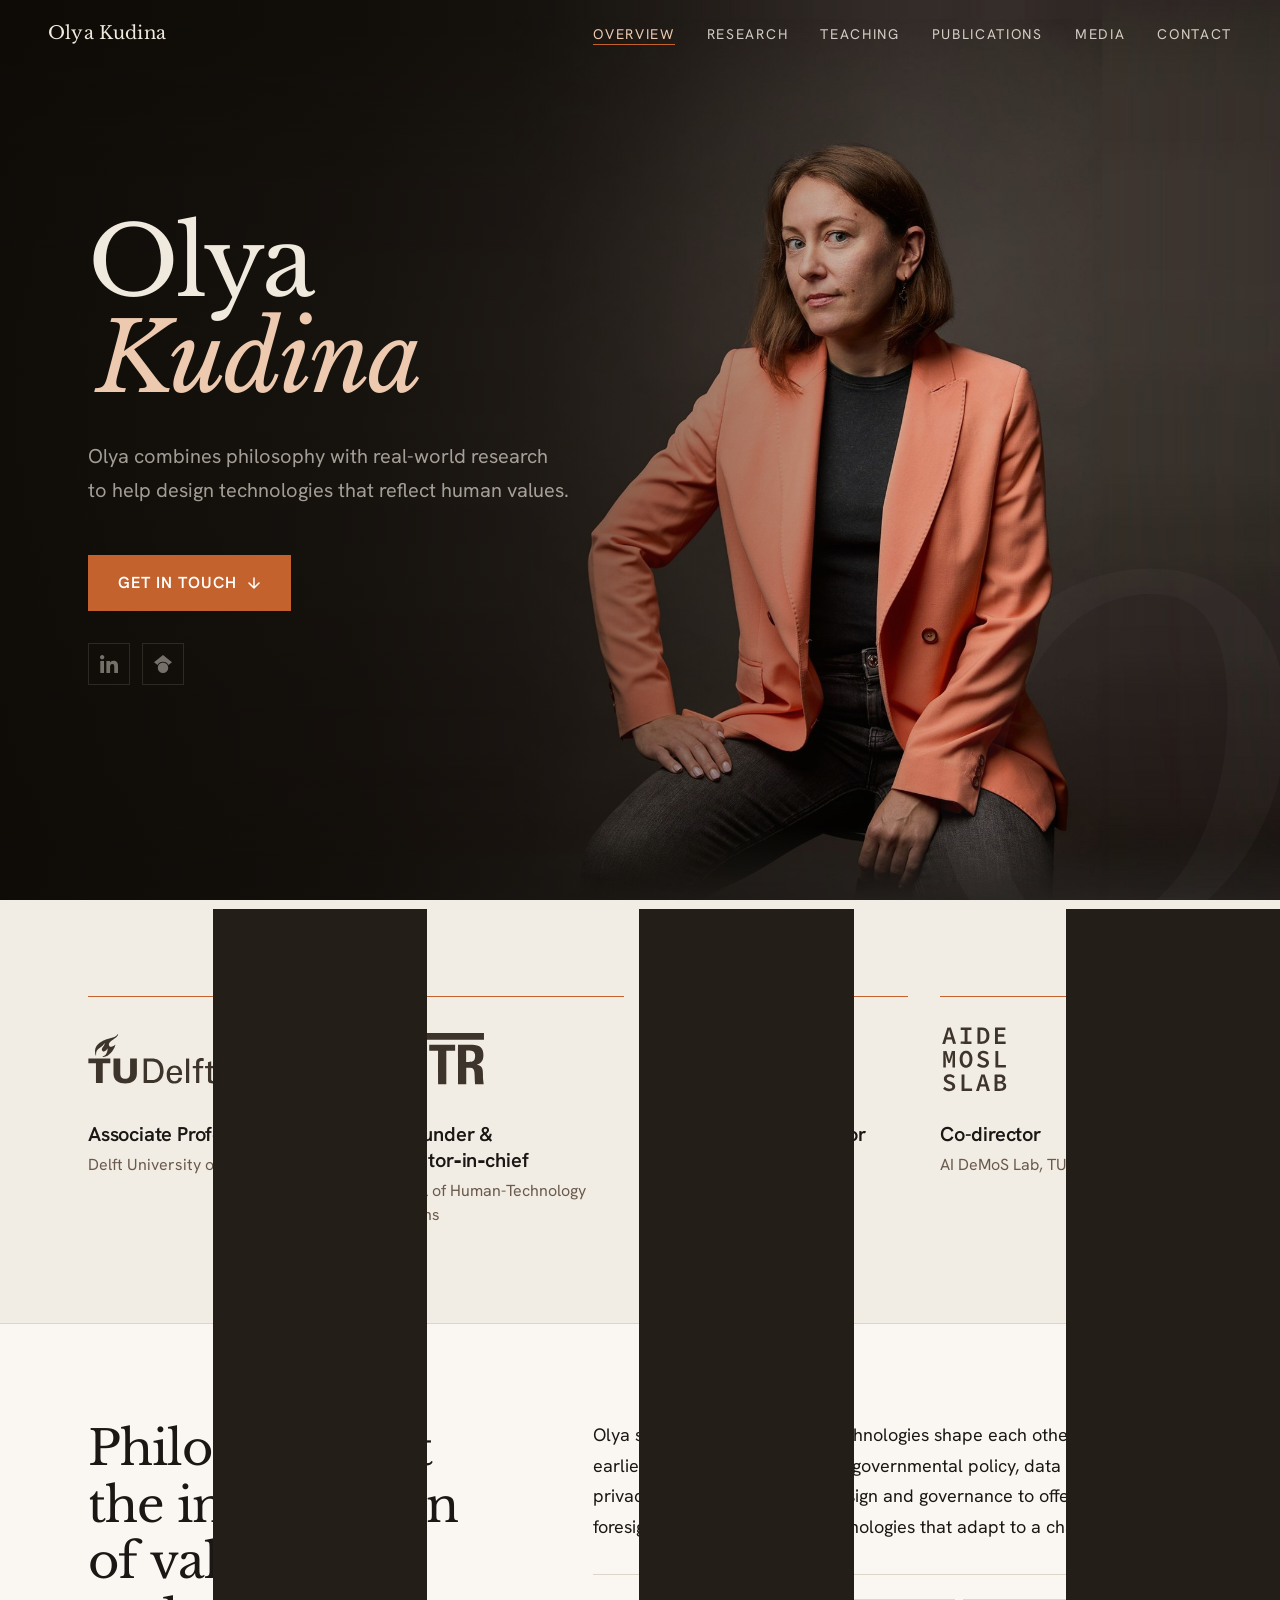
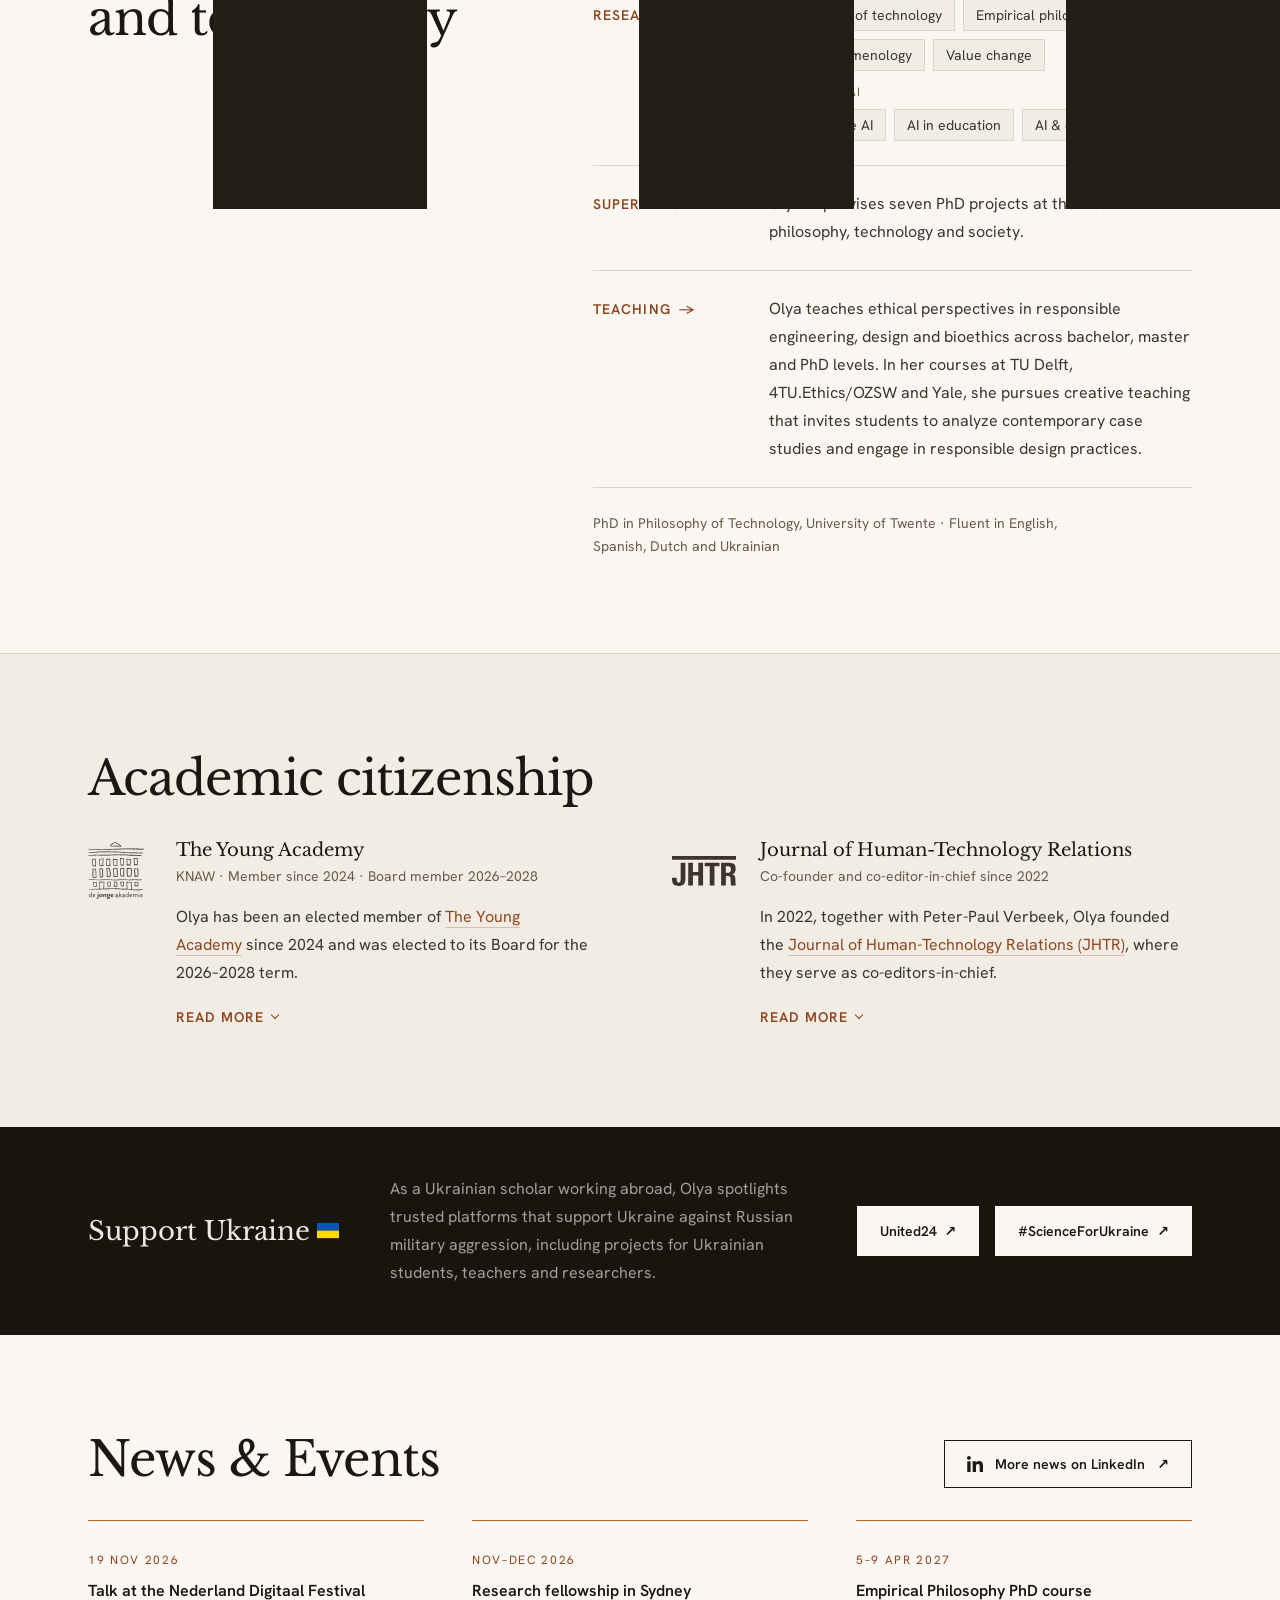
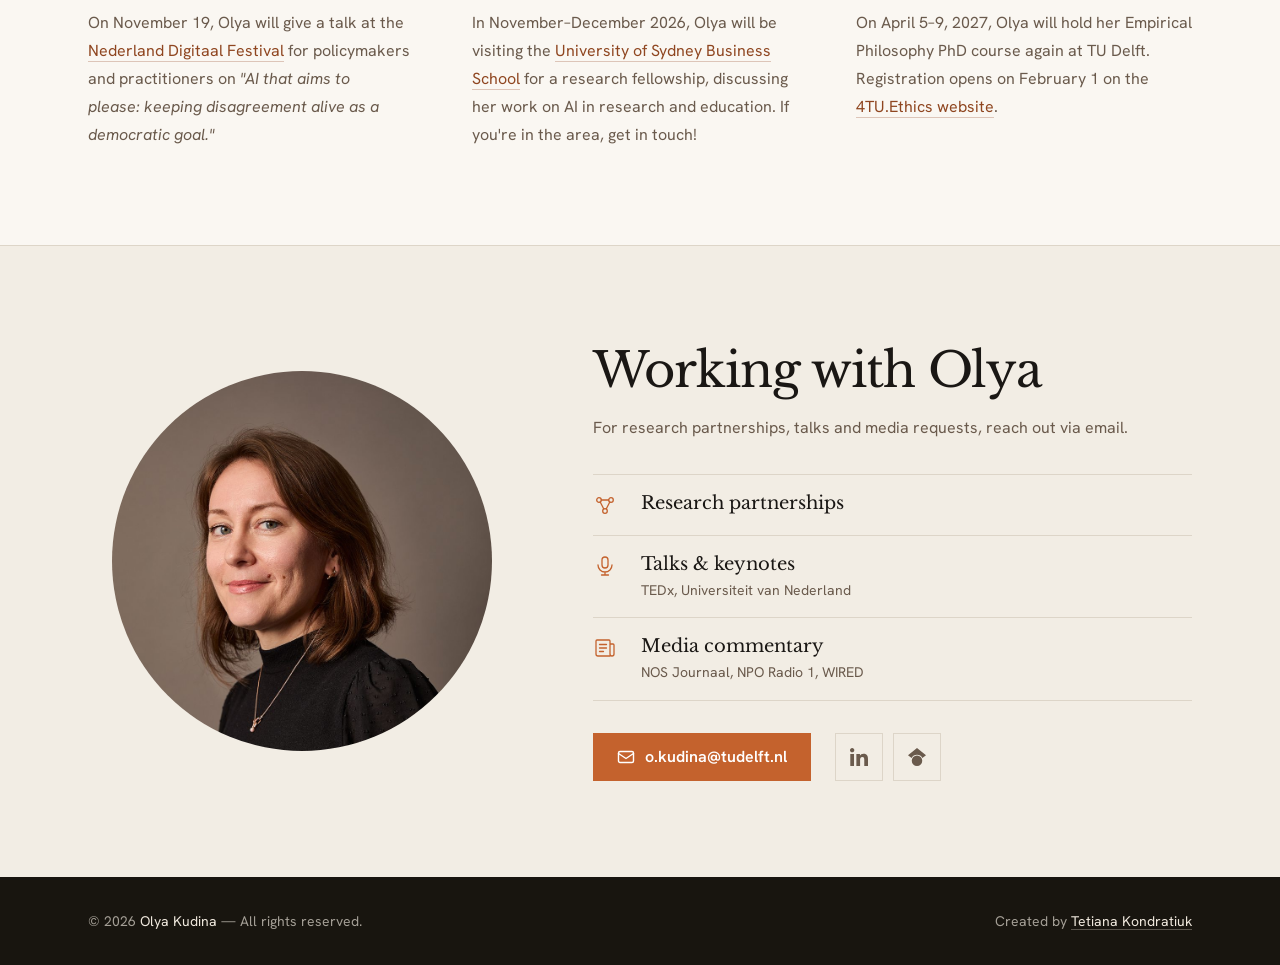
<file: index.html>
<!DOCTYPE html>
<html lang="en">
<head>
  <meta charset="UTF-8" />
  <meta name="viewport" content="width=device-width, initial-scale=1.0" />

  <!-- ── SEO ──────────────────────────────────────────────────────── -->
  <title>Olya Kudina — Tech Ethics · AI DeMoS Lab · TU Delft</title>
  <meta name="description"
    content="Olya Kudina is an Associate Professor at TU Delft, co-director of AI DeMoS Lab, and co-editor-in-chief of the Journal of Human-Technology Relations. Her research explores ethics, AI, and democracy." />
  <meta name="author" content="Olya Kudina" />
  <link rel="canonical" href="https://www.olyakudina.com/" />

  <!-- Open Graph -->
  <meta property="og:type"        content="website" />
  <meta property="og:url"         content="https://www.olyakudina.com/" />
  <meta property="og:title"       content="Olya Kudina — Tech Ethics · TU Delft" />
  <meta property="og:description" content="Associate Professor at TU Delft, co-director of AI DeMoS Lab, co-editor of the Journal of Human-Technology Relations." />
  <meta property="og:site_name"   content="Olya Kudina" />
  <meta property="og:locale"      content="en_US" />
  <meta property="og:image"       content="https://www.olyakudina.com/og-image.jpg" />
  <meta property="og:image:type"  content="image/jpeg" />
  <meta property="og:image:width" content="1200" />
  <meta property="og:image:height" content="630" />
  <meta property="og:image:alt"   content="Portrait of Olya Kudina, Associate Professor at TU Delft, ethics of technology and AI" />
  <meta name="twitter:card"       content="summary_large_image" />
  <meta name="twitter:title"      content="Olya Kudina — Tech Ethics · TU Delft" />
  <meta name="twitter:description" content="Associate Professor at TU Delft, co-director of AI DeMoS Lab." />
  <meta name="twitter:image"      content="https://www.olyakudina.com/og-image.jpg" />

  <!-- Structured data -->
  <script type="application/ld+json">
  {
    "@context": "https://schema.org",
    "@type": "Person",
    "name": "Olya Kudina",
    "jobTitle": "Associate Professor",
    "affiliation": { "@type": "Organization", "name": "Delft University of Technology" },
    "url": "https://www.olyakudina.com/",
    "email": "o.kudina@tudelft.nl",
    "alumniOf": { "@type": "Organization", "name": "University of Twente" },
    "image": "https://www.olyakudina.com/og-image.jpg",
    "sameAs": [
      "https://www.linkedin.com/in/olyakudina/",
      "https://scholar.google.com/citations?user=lbWl7x0AAAAJ"
    ],
    "knowsAbout": ["Technology Ethics", "AI Governance", "Philosophy of Technology", "Responsible AI"]
  }
  </script>

  <meta name="theme-color" content="#FAF7F2" />

  <!-- Fonts -->
  <link rel="icon" href="./favicon.svg" type="image/svg+xml" />
  <link rel="preconnect" href="https://fonts.googleapis.com" />
  <link rel="preconnect" href="https://fonts.gstatic.com" crossorigin />
  <link href="https://fonts.googleapis.com/css2?family=Libre+Baskerville:ital,wght@0,400;0,700;1,400&family=Hanken+Grotesk:wght@400;500;600&display=swap" rel="stylesheet" />
  <link rel="preload" as="image" href="./hero-new-wide.jpg" media="(min-width: 901px)" />
  <link rel="preload" as="image" href="./hero-new-mobile.jpg" media="(max-width: 900px)" />

  <link rel="stylesheet" href="./styles.css" />
  <script>
    try {
      if (!sessionStorage.getItem('intro-seen') && !matchMedia('(prefers-reduced-motion: reduce)').matches) {
        sessionStorage.setItem('intro-seen', '1');
        document.documentElement.classList.add('has-intro');
      }
    } catch (e) {}
  </script>

  <style>
    /* ═══════════════════════════════════════════════════════════════
       OPENING: wide bars part to reveal the page
    ═══════════════════════════════════════════════════════════════ */
    .intro {
      position: fixed;
      inset: 0;
      z-index: 2000;
      display: none;
      pointer-events: none;
    }
    .has-intro .intro { display: flex; }
    .intro span {
      flex: 1;
      margin-inline: -0.5px; /* hide hairline seams between bars */
      background: var(--night);
      animation: intro-up 0.85s cubic-bezier(0.76, 0, 0.24, 1) both;
      animation-delay: calc(0.2s + var(--i) * 0.06s);
    }
    .intro span:nth-child(even) {
      background: var(--night-lifted);
      animation-name: intro-down;
    }
    @keyframes intro-up   { to { transform: translateY(-101%); } }
    @keyframes intro-down { to { transform: translateY(101%); } }

    /* Hero text waits for the bars */
    .has-intro .hero-eyebrow  { animation-delay: 0.85s; }
    .has-intro .hero-name     { animation-delay: 1.0s; }
    .has-intro .hero-subtitle { animation-delay: 1.15s; }
    .has-intro .hero-cta      { animation-delay: 1.3s; }
    .has-intro .hero-socials  { animation-delay: 1.45s; }

    @media (max-width: 600px) {
      .intro span:nth-child(n+5) { display: none; }
    }

    /* ═══════════════════════════════════════════════════════════════
       HERO
    ═══════════════════════════════════════════════════════════════ */
    .hero {
      position: relative;
      min-height: 100svh;
      display: grid;
      align-items: center;
      overflow: hidden;
    }

    /* Photo background */
    .hero-bg {
      position: absolute;
      inset: -15% 0;
      background-image: url('./hero-new-wide.jpg');
      background-size: cover;
      background-position: 45% center;
      will-change: transform;
    }

    /* Left-to-right overlay: dark where text is, transparent over the person */
    .hero-bg::after {
      content: '';
      position: absolute;
      inset: 0;
      background: linear-gradient(
        to right,
        rgba(12, 9, 5, 0.90) 0%,
        rgba(12, 9, 5, 0.76) 28%,
        rgba(12, 9, 5, 0.42) 52%,
        rgba(12, 9, 5, 0.14) 72%,
        rgba(12, 9, 5, 0.04) 100%
      );
    }

    .hero-inner {
      position: relative;
      z-index: 10;
      width: 100%;
      max-width: var(--max-w);
      margin: 0 auto;
      padding: 0 var(--pad-x);
    }

    .hero-eyebrow {
      font-family: var(--prose);
      font-size: 0.75rem;
      letter-spacing: 0.22em;
      text-transform: uppercase;
      color: var(--accent-pale);
      margin-bottom: var(--s3);
      opacity: 0;
      animation: rise 0.9s var(--ease-out) 0.35s forwards;
    }

    .hero-name {
      font-family: var(--serif);
      font-size: clamp(3.5rem, 9vw, 6rem);
      font-weight: 400;
      line-height: 1.0;
      letter-spacing: -0.02em;
      color: var(--text-on-dark);
      margin-bottom: var(--s4);
      opacity: 0;
      animation: rise 0.9s var(--ease-out) 0.5s forwards;
    }

    .hero-name em {
      display: block;
      font-style: italic;
      font-weight: 400;
      color: var(--accent-pale);
      padding-left: 0.08em; /* optical alignment */
    }

    .hero-subtitle {
      font-family: var(--prose);
      font-size: clamp(1rem, 2vw, 1.25rem);
      line-height: 1.7;
      color: var(--text-on-dark-soft);
      max-width: 520px;
      margin-bottom: var(--s5);
      text-wrap: balance;
      opacity: 0;
      animation: rise 0.9s var(--ease-out) 0.65s forwards;
    }

    .hero-subtitle b {
      color: rgba(240,233,222,0.85);
      font-weight: 400;
    }

    .hero-cta {
      display: inline-flex;
      align-items: center;
      gap: 0.625rem;
      padding: 0.875rem 1.875rem;
      background: var(--accent);
      color: #fff;
      font-family: var(--prose);
      font-size: 1rem;
      font-weight: 600;
      letter-spacing: 0.06em;
      text-transform: uppercase;
      border: none;
      transition: background var(--dur) var(--ease), transform var(--dur) var(--ease);
      opacity: 0;
      animation: rise 0.9s var(--ease-out) 0.8s forwards;
    }
    .hero-cta:hover {
      background: var(--accent-dim);
      transform: translateY(-2px);
    }
    .hero-cta svg { transition: transform var(--dur) var(--ease); }
    .hero-cta:hover svg { transform: translateY(2px); }

    .hero-socials {
      display: flex;
      align-items: center;
      gap: 0.75rem;
      margin-top: var(--s4);
      opacity: 0;
      animation: rise 0.9s var(--ease-out) 0.95s forwards;
    }

    .hero-social-btn {
      display: flex;
      align-items: center;
      justify-content: center;
      width: 42px;
      height: 42px;
      color: rgba(240, 233, 222, 0.45);
      border: 1px solid rgba(240, 233, 222, 0.12);
      text-decoration: none;
      transition:
        color var(--dur) var(--ease),
        border-color var(--dur) var(--ease),
        background var(--dur) var(--ease);
    }

    .hero-social-btn:hover {
      color: var(--accent-pale);
      border-color: rgba(236, 201, 175, 0.35);
      background: rgba(196, 98, 45, 0.10);
    }

    .hero-social-btn:focus-visible {
      outline: 2px solid var(--accent-pale);
      outline-offset: 2px;
    }

    .hero-social-btn svg {
      width: 18px;
      height: 18px;
      flex-shrink: 0;
    }

    /* Decorative oversized initial */
    .hero-deco {
      position: absolute;
      right: -0.05em;
      bottom: -0.25em;
      font-family: var(--serif);
      font-style: italic;
      font-size: clamp(18rem, 38vw, 52rem);
      font-weight: 400;
      line-height: 1;
      color: rgba(255,255,255,0.028);
      pointer-events: none;
      user-select: none;
      z-index: 5;
      will-change: transform;
    }

    @keyframes rise   { from { opacity:0; transform:translateY(24px); } to { opacity:1; transform:none; } }
    @keyframes appear { to { opacity:1; } }

    /* ═══════════════════════════════════════════════════════════════
       SHARED SECTION UTILITIES
    ═══════════════════════════════════════════════════════════════ */
    .section { padding: var(--s7) 0; scroll-margin-top: var(--nav-h); }

    /* ═══════════════════════════════════════════════════════════════
       ROLES: the institutions Olya leads or belongs to
    ═══════════════════════════════════════════════════════════════ */
    .roles {
      background: var(--cream-warm);
      padding-block: var(--s7);
      border-bottom: 1px solid var(--border);
    }
    .roles-grid {
      display: grid;
      grid-template-columns: repeat(4, minmax(0, 1fr));
      gap: var(--s5) clamp(1.5rem, 2.5vw, 2.5rem);
    }
    .role {
      display: flex;
      flex-direction: column;
      height: 100%;
      padding-top: var(--s3);
      border-top: 1px solid var(--accent);
    }
    .role-logo {
      height: 76px;
      display: flex;
      align-items: center;
      margin-bottom: var(--s3);
    }
    /* logos are drawn as masks: one ink colour at rest, the accent on hover */
    .role-logo-shape {
      display: block;
      width: var(--logo-w);
      max-width: 100%;
      aspect-ratio: var(--logo-ar);
      background-color: var(--ink-soft);
      -webkit-mask: var(--logo-src) left center / contain no-repeat;
      mask: var(--logo-src) left center / contain no-repeat;
      transition: background-color var(--dur) var(--ease);
    }
    .role:hover .role-logo-shape,
    .role:focus-visible .role-logo-shape { background-color: var(--accent); }
    @media (min-width: 901px) and (max-width: 1150px) {
      .roles-grid { grid-template-columns: repeat(2, minmax(0, 1fr)); }
    }
    /* entrance (motion.js adds .is-playing): each logo writes itself in left to right,
       glows in the accent for a moment, then settles to ink; the captions follow.
       Fill mode is backwards only, so hover colours work again once it ends. */
    .roles-grid.is-playing .role-logo-shape {
      animation: logo-wipe 1.1s var(--ease-out) backwards, logo-tint 1.6s ease backwards;
    }
    .roles-grid.is-playing .role-kind,
    .roles-grid.is-playing .role-name { animation: caption-in 0.7s var(--ease-out) backwards; }
    .roles-grid.is-playing .role:nth-child(1) .role-kind, .roles-grid.is-playing .role:nth-child(1) .role-name { animation-delay: 0.3s; }
    .roles-grid.is-playing .role:nth-child(2) .role-logo-shape { animation-delay: 0.18s; }
    .roles-grid.is-playing .role:nth-child(2) .role-kind, .roles-grid.is-playing .role:nth-child(2) .role-name { animation-delay: 0.48s; }
    .roles-grid.is-playing .role:nth-child(3) .role-logo-shape { animation-delay: 0.36s; }
    .roles-grid.is-playing .role:nth-child(3) .role-kind, .roles-grid.is-playing .role:nth-child(3) .role-name { animation-delay: 0.66s; }
    .roles-grid.is-playing .role:nth-child(4) .role-logo-shape { animation-delay: 0.54s; }
    .roles-grid.is-playing .role:nth-child(4) .role-kind, .roles-grid.is-playing .role:nth-child(4) .role-name { animation-delay: 0.84s; }
    @keyframes logo-wipe { from { clip-path: inset(0 100% 0 0); } to { clip-path: inset(0); } }
    @keyframes logo-tint { 0%, 45% { background-color: var(--accent); } 100% { background-color: var(--ink-soft); } }
    @keyframes caption-in { from { opacity: 0; transform: translateY(0.5rem); } to { opacity: 1; transform: none; } }
    @media (prefers-reduced-motion: reduce) {
      .roles-grid.is-playing .role-logo-shape,
      .roles-grid.is-playing .role-kind,
      .roles-grid.is-playing .role-name { animation: none; }
    }

    /* the role is the headline; the institution sits under it as a caption */
    .role-kind {
      font-family: var(--prose);
      font-size: 1.25rem;
      font-weight: 600;
      line-height: 1.3;
      letter-spacing: -0.01em;
      color: var(--ink);
      text-wrap: balance;
      margin-bottom: 0.375rem;
      transition: color var(--dur) var(--ease);
    }
    .role:hover .role-kind { color: var(--accent-text); }
    .role-name {
      font-family: var(--prose);
      font-size: 1rem;
      line-height: 1.5;
      color: var(--muted);
      margin-bottom: 0;
    }

    @media (max-width: 900px) {
      .br-wide { display: none; }
      /* compact rows: logo on the left, role and institution beside it */
      .roles { padding-block: var(--s4); }
      .roles-grid { grid-template-columns: minmax(0, 1fr); gap: 0; }
      .role {
        display: grid;
        grid-template-columns: 104px minmax(0, 1fr);
        column-gap: var(--s3);
        align-content: center;
        padding-block: var(--s3);
        border-top-color: var(--border);
      }
      .role:first-child { border-top-color: var(--accent); }
      .role-logo {
        grid-row: 1 / span 2;
        align-self: center;
        height: auto;
        margin-bottom: 0;
      }
      .role-logo-shape { width: calc(var(--logo-w) * 0.62); }
      .role-kind { grid-column: 2; font-size: 1rem; margin-bottom: 0.25rem; }
      .role-name { grid-column: 2; font-size: 0.875rem; margin-bottom: 0; }
    }

    /* ═══════════════════════════════════════════════════════════════
       SHARED: heading on the left, content on the right
    ═══════════════════════════════════════════════════════════════ */
    .split {
      display: grid;
      grid-template-columns: minmax(0, 1fr) minmax(0, 1.4fr);
      gap: var(--s4) clamp(2rem, 6vw, 5rem);
      align-items: start;
    }
    .inline-link {
      color: var(--accent-text);
      border-bottom: 1px solid rgba(143, 70, 32, 0.28);
      transition: border-color var(--dur) var(--ease);
    }
    .inline-link:hover { border-color: var(--accent-text); }

    /* ═══════════════════════════════════════════════════════════════
       ABOUT: who Olya is, then one line per page to go deeper
    ═══════════════════════════════════════════════════════════════ */
    .about { background: var(--cream); }
    .about-lead {
      max-width: 650px;
      font-size: 1.125rem;
      line-height: 1.7;
      color: var(--ink);
      text-wrap: pretty;
    }
    .about-rows { margin-top: var(--s4); border-top: 1px solid var(--border); }
    .about-row {
      display: grid;
      grid-template-columns: 9.5rem minmax(0, 1fr);
      gap: 0.25rem var(--s3);
      padding-block: var(--s3);
      border-bottom: 1px solid var(--border);
    }
    .about-row dt a {
      display: inline-flex;
      align-items: center;
      gap: 0.5rem;
      font-size: 0.875rem;
      font-weight: 600;
      letter-spacing: 0.08em;
      text-transform: uppercase;
      line-height: 1.75rem;
      color: var(--accent-text);
      transition: gap var(--dur) var(--ease);
    }
    .about-row dt a:hover { gap: 0.75rem; }
    .about-row dd {
      max-width: 650px;
      font-size: 1rem;
      line-height: 1.75;
      color: var(--ink-soft);
      text-wrap: pretty;
    }
    /* research areas as tags: approach on the first line, the AI themes under their own label */
    .about-row--tags dt a { line-height: 2rem; }
    .about-row--tags dd { display: grid; gap: 0.75rem; }
    .tag-line { display: flex; flex-wrap: wrap; align-items: center; gap: 0.5rem; }
    /* the label takes its own line so the three AI tags stay together */
    .tag-line-label {
      flex-basis: 100%;
      line-height: 1.5;
      font-size: 0.75rem;
      letter-spacing: 0.14em;
      text-transform: uppercase;
      color: var(--muted);
    }
    .tag {
      display: inline-flex;
      align-items: center;
      height: 32px;
      padding: 0 0.75rem;
      border: 1px solid var(--border);
      background: var(--cream-warm);
      color: var(--ink-soft);
      font-size: 0.875rem;
      white-space: nowrap;
      transition: border-color var(--dur) var(--ease), color var(--dur) var(--ease);
    }
    .tag:hover { border-color: var(--accent-text); color: var(--accent-text); }

    .about-facts {
      margin-top: var(--s3);
      max-width: 30rem;
      font-size: 0.875rem;
      line-height: 1.6;
      color: var(--muted);
    }

    /* ═══════════════════════════════════════════════════════════════
       ACADEMIC CITIZENSHIP: two short stories side by side
    ═══════════════════════════════════════════════════════════════ */
    .hl { background: var(--cream-warm); border-top: 1px solid var(--border); padding-block: var(--s7); }
    .hl .section-heading { margin-bottom: var(--s4); }
    .hl-list {
      display: grid;
      grid-template-columns: repeat(2, minmax(0, 1fr));
      gap: var(--s4) clamp(2rem, 5vw, 4rem);
    }
    .hl-item {
      display: grid;
      grid-template-columns: 64px minmax(0, 1fr);
      gap: 0 var(--s3);
      align-items: start;
    }
    .hl-logo { display: flex; align-items: center; height: 64px; }
    .hl-logo .role-logo-shape { width: var(--logo-w); }
    .hl-item:hover .role-logo-shape { background-color: var(--accent); }
    .hl-title {
      font-family: var(--serif);
      font-size: 1.125rem;
      font-weight: 400;
      line-height: 1.3;
      color: var(--ink);
      text-wrap: balance;
    }
    .hl-org {
      margin-top: 0.25rem;
      font-size: 0.875rem;
      line-height: 1.5;
      color: var(--muted);
    }
    .hl-body {
      margin-top: var(--s2);
      font-size: 1rem;
      line-height: 1.75;
      color: var(--ink-soft);
      text-wrap: pretty;
    }
    /* the full story stays on the page, folded under the first sentence */
    .hl-more summary {
      display: inline-flex;
      align-items: center;
      gap: 0.5rem;
      margin-top: var(--s2);
      list-style: none;
      cursor: pointer;
      font-size: 0.875rem;
      font-weight: 600;
      letter-spacing: 0.08em;
      text-transform: uppercase;
      line-height: 1.75rem;
      color: var(--accent-text);
    }
    .hl-more summary::-webkit-details-marker { display: none; }
    .hl-more summary::after {
      content: '';
      width: 0.375rem;
      height: 0.375rem;
      margin-top: -0.25rem;
      border-right: 1.5px solid currentColor;
      border-bottom: 1.5px solid currentColor;
      transform: rotate(45deg);
      transition: transform var(--dur) var(--ease), margin var(--dur) var(--ease);
    }
    .hl-more[open] summary::after { transform: rotate(-135deg); margin-top: 0.25rem; }
    .hl-more summary:hover .hl-more-open,
    .hl-more summary:hover .hl-more-close { text-decoration: underline; text-underline-offset: 4px; }
    .hl-more-close,
    .hl-more[open] .hl-more-open { display: none; }
    .hl-more[open] .hl-more-close { display: inline; }
    .hl-more .hl-body { margin-top: var(--s1); }

    /* ═══════════════════════════════════════════════════════════════
       SUPPORT UKRAINE: a slim band
    ═══════════════════════════════════════════════════════════════ */
    .ua {
      background: var(--night);
      color: var(--text-on-dark);
      padding-block: var(--s5);
    }
    .ua-row {
      display: grid;
      grid-template-columns: auto minmax(0, 1fr) auto;
      gap: var(--s3) clamp(2rem, 4vw, 3.5rem);
      align-items: center;
    }
    /* short section title shared by the slim bands (Support Ukraine) */
    .band-title {
      font-family: var(--serif);
      font-size: 1.625rem;
      font-weight: 400;
      line-height: 1.25;
      white-space: nowrap;
    }
    /* sized to the cap height, after "Ukraine" */
    .ua-flag { display: inline-block; width: 0.875em; height: 0.583em; margin-left: 0.25em; vertical-align: 0.05em; }
    .ua-text {
      max-width: 34rem;
      font-size: 1rem;
      line-height: 1.75;
      color: var(--text-on-dark-soft);
      text-wrap: pretty;
    }
    .ua-links { display: flex; flex-wrap: wrap; gap: var(--s2); }
    .ua-link {
      display: inline-flex;
      align-items: center;
      gap: 0.5rem;
      padding: 0.75rem 1.375rem;
      border: 1px solid var(--cream);
      background: var(--cream);
      color: var(--ink);
      line-height: 1.5rem;
      font-family: var(--prose);
      font-size: 0.875rem;
      font-weight: 600;
      white-space: nowrap;
      transition: background var(--dur) var(--ease), color var(--dur) var(--ease), border-color var(--dur) var(--ease);
    }
    .ua-link:hover { background: var(--accent); border-color: var(--accent); color: #fff; }
    .ua-link:focus-visible { outline-color: var(--accent-pale); }

    /* ═══════════════════════════════════════════════════════════════
       NEWS: the latest few, the rest lives on LinkedIn
    ═══════════════════════════════════════════════════════════════ */
    .news { background: var(--cream); }
    /* heading on the left, the LinkedIn link on the right, then all items in a 3 × 2 grid */
    .news-top {
      display: flex;
      flex-wrap: wrap;
      align-items: flex-end;
      justify-content: space-between;
      gap: var(--s2) var(--s4);
      margin-bottom: var(--s4);
    }
    .news-grid {
      display: grid;
      grid-template-columns: repeat(3, minmax(0, 1fr));
      gap: var(--s5) clamp(1.5rem, 4vw, 3rem);
    }
    .news-entry {
      min-width: 0;
      padding-top: var(--s3);
      border-top: 1px solid var(--accent);
    }
    .news-entry-date {
      font-size: 0.75rem;
      letter-spacing: 0.14em;
      text-transform: uppercase;
      color: var(--accent-text);
      white-space: nowrap;
    }
    .news-entry-title {
      margin-top: 0.25rem;
      font-size: 1rem;
      font-weight: 600;
      line-height: 1.75;
      color: var(--ink);
      text-wrap: balance;
    }
    .news-entry-body {
      margin-top: 0.25rem;
      font-size: 1rem;
      line-height: 1.75;
      color: var(--muted);
      text-wrap: pretty;
    }
    .news-entry-body a {
      color: var(--accent-text);
      border-bottom: 1px solid rgba(143, 70, 32, 0.28);
      transition: border-color var(--dur) var(--ease);
    }
    .news-entry-body a:hover { border-color: var(--accent-text); }

    .li-btn {
      display: inline-flex;
      align-items: center;
      gap: 0.75rem;
      height: 48px;
      padding: 0 1.375rem;
      border: 1px solid var(--ink);
      color: var(--ink);
      font-size: 0.875rem;
      font-weight: 600;
      white-space: nowrap;
      transition: background var(--dur) var(--ease), color var(--dur) var(--ease), border-color var(--dur) var(--ease);
    }
    .li-btn svg { width: 16px; height: 16px; flex-shrink: 0; }
    .li-btn:hover { background: var(--ink); color: var(--cream); }

    /* ═══════════════════════════════════════════════════════════════
       WORKING WITH OLYA + CONTACT
    ═══════════════════════════════════════════════════════════════ */
    .contact { background: var(--cream-warm); border-top: 1px solid var(--border); }
    .contact-inner {
      display: grid;
      grid-template-columns: minmax(0, 1fr) minmax(0, 1.4fr);
      gap: var(--s4) clamp(2rem, 6vw, 5rem);
      align-items: center;
    }
    .contact-portrait-wrap { display: flex; justify-content: center; }
    .contact-portrait {
      width: 100%;
      max-width: 380px;
      aspect-ratio: 1 / 1;
      border-radius: 50%;
      object-fit: cover;
      object-position: center 15%;
    }
    .contact-desc {
      margin-top: var(--s2);
      max-width: 34rem;
      font-size: 1rem;
      line-height: 1.75;
      color: var(--muted);
      text-wrap: pretty;
    }

    .help-items { margin-top: var(--s4); border-top: 1px solid var(--border); }
    .help-item {
      display: grid;
      grid-template-columns: 2rem minmax(0, 1fr);
      gap: 0.125rem var(--s2);
      align-items: baseline;
      padding-block: var(--s2);
      border-bottom: 1px solid var(--border);
    }
    .help-ico {
      grid-row: 1 / span 2;
      align-self: start;
      width: 1.5rem;
      height: 1.5rem;
      margin-top: 0.125rem;
      fill: none;
      stroke: var(--accent);
      stroke-width: 1.3;
      stroke-linecap: round;
      stroke-linejoin: round;
    }
    .help-title {
      font-family: var(--serif);
      font-size: 1.125rem;
      font-weight: 400;
      line-height: 1.4;
      color: var(--ink);
      transition: color var(--dur) var(--ease);
    }
    .help-item:hover .help-title { color: var(--accent-text); }
    .help-proof {
      grid-column: 2;
      font-size: 0.875rem;
      line-height: 1.6;
      color: var(--muted);
    }

    .contact-actions {
      display: flex;
      flex-wrap: wrap;
      align-items: center;
      gap: var(--s2) var(--s3);
      margin-top: var(--s4);
    }
    .contact-email-link {
      display: inline-flex;
      align-items: center;
      gap: 0.625rem;
      height: 48px;
      padding: 0 1.5rem;
      background: var(--accent);
      color: #fff;
      font-size: 1rem;
      font-weight: 600;
      transition: background var(--dur) var(--ease);
    }
    .contact-email-link:hover { background: var(--accent-dim); }
    .socials { display: flex; gap: 0.625rem; }
    .social-btn {
      display: flex;
      align-items: center;
      justify-content: center;
      width: 48px;
      height: 48px;
      border: 1px solid var(--border);
      color: var(--muted);
      transition: border-color var(--dur) var(--ease), color var(--dur) var(--ease), background var(--dur) var(--ease);
    }
    .social-btn svg { width: 18px; height: 18px; flex-shrink: 0; }
    .social-btn:hover { border-color: var(--accent); color: var(--accent); background: var(--accent-glow); }

    /* ═══════════════════════════════════════════════════════════════
       RESPONSIVE
    ═══════════════════════════════════════════════════════════════ */
    @media (max-width: 1000px) {
      .ua-row { grid-template-columns: auto minmax(0, 1fr); }
      .ua-links { grid-column: 2; }
    }

    @media (max-width: 1000px) {
      .news-grid { grid-template-columns: repeat(2, minmax(0, 1fr)); }
    }

    @media (max-width: 900px) {
      .split,
      .contact-inner { grid-template-columns: minmax(0, 1fr); }
      .hl-list { grid-template-columns: minmax(0, 1fr); }
      .ua-row { grid-template-columns: minmax(0, 1fr); gap: var(--s2); }
      .ua-links { grid-column: auto; margin-top: var(--s1); }
      .contact-portrait { max-width: 240px; }
      .contact-portrait-wrap { justify-content: flex-start; }
      .section { padding: var(--s6) 0; }
    }

    @media (max-width: 540px) {
      .hero-name  { line-height: 1.0; }
      .footer-inner { flex-direction: column; align-items: center; text-align: center; }

      .about-row { grid-template-columns: minmax(0, 1fr); }
      .hl-item { grid-template-columns: minmax(0, 1fr); }
      .news-grid { grid-template-columns: minmax(0, 1fr); gap: var(--s4); }
      .hl-logo { height: 48px; margin-bottom: var(--s2); }
      .section { padding: var(--s5) 0; }
      .hl { padding-block: var(--s5); }
      .hero-social-btn { width: 44px; height: 44px; }

      .hero-eyebrow { margin-bottom: var(--s1); }
      .hero-name    { margin-bottom: var(--s2); }
      .hero-subtitle { margin-bottom: var(--s3); font-size: 1rem; line-height: 1.55; }
    }

    /* Tablet and phone: upright photo, face clear at the top, text over a bottom-up gradient */
    @media (max-width: 900px) {
      .hero-bg {
        background-image: url('./hero-new-mobile.jpg');
        background-position: 58% top;
      }
      .hero-bg::after {
        background: linear-gradient(
          to top,
          rgba(12, 9, 5, 0.98) 0%,
          rgba(12, 9, 5, 0.95) 30%,
          rgba(12, 9, 5, 0.72) 42%,
          rgba(12, 9, 5, 0.24) 55%,
          rgba(12, 9, 5, 0.04) 70%,
          rgba(12, 9, 5, 0.01) 100%
        );
      }
      .hero-inner {
        align-self: end;
        padding-bottom: var(--s6);
      }
    }
    @media (max-width: 540px) {
      .hero-bg::after {
        background: linear-gradient(
          to top,
          rgba(12, 9, 5, 0.98) 0%,
          rgba(12, 9, 5, 0.97) 36%,
          rgba(12, 9, 5, 0.82) 46%,
          rgba(12, 9, 5, 0.30) 57%,
          rgba(12, 9, 5, 0.06) 70%,
          rgba(12, 9, 5, 0.01) 100%
        );
      }
      .hero-inner { padding-bottom: var(--s5); }
    }
  </style>
  <noscript><style>.reveal { opacity: 1 !important; transform: none !important; }</style></noscript>
  <!-- PostHog analytics (EU Cloud, cookieless: nothing stored in the browser) -->
  <script>
    !function(t,e){var o,n,p,r;e.__SV||(window.posthog&&window.posthog.__loaded)||(window.posthog=e,e._i=[],e.init=function(i,s,a){function g(t,e){var o=e.split(".");2==o.length&&(t=t[o[0]],e=o[1]),t[e]=function(){t.push([e].concat(Array.prototype.slice.call(arguments,0)))}}(p=t.createElement("script")).type="text/javascript",p.crossOrigin="anonymous",p.async=!0,p.src=s.api_host.replace(".i.posthog.com","-assets.i.posthog.com")+"/static/array.js",(r=t.getElementsByTagName("script")[0]).parentNode.insertBefore(p,r);var u=e;for(void 0!==a?u=e[a]=[]:a="posthog",u.people=u.people||[],u.toString=function(t){var e="posthog";return"posthog"!==a&&(e+="."+a),t||(e+=" (stub)"),e},u.people.toString=function(){return u.toString(1)+".people (stub)"},o="init capture register register_once unregister opt_out_capturing has_opted_out_capturing opt_in_capturing reset isFeatureEnabled getFeatureFlag identify alias people.set get_distinct_id".split(" "),n=0;n<o.length;n++)g(u,o[n]);e._i.push([i,s,a])},e.__SV=1)}(document,window.posthog||[]);
    if (!/^(localhost|127\.0\.0\.1)$/.test(location.hostname)) {
      posthog.init('phc_CXDHUJTQQ6gr3qJDiTbhoy8MBrS22nNwDvSoRvZmQjFB', {
        api_host: 'https://eu.i.posthog.com',
        persistence: 'memory',
        person_profiles: 'identified_only',
        disable_session_recording: true
      });
    }
  </script>
</head>
<body>

<div class="intro" aria-hidden="true">
  <span style="--i:0"></span><span style="--i:1"></span><span style="--i:2"></span><span style="--i:3"></span><span style="--i:4"></span><span style="--i:5"></span>
</div>

<!-- ── Skip link ──────────────────────────────────────────────── -->
<a href="#main" class="skip-link">Skip to main content</a>

<!-- ── Navigation ─────────────────────────────────────────────── -->
<header role="banner">
  <nav class="nav" id="nav" aria-label="Primary navigation">
    <a href="/" class="nav-logo" aria-label="Olya Kudina — home">Olya Kudina</a>

    <ul class="nav-links" role="list">
      <li><a href="/" aria-current="page">Overview</a></li>
      <li><a href="/research">Research</a></li>
      <li><a href="/teaching">Teaching</a></li>
      <li><a href="/publications">Publications</a></li>
      <li><a href="/media">Media</a></li>
      <li><a href="#contact">Contact</a></li>
    </ul>

    <button class="nav-burger" id="burger"
      aria-label="Open navigation menu"
      aria-expanded="false"
      aria-controls="drawer">
      <span></span><span></span><span></span>
    </button>
  </nav>

  <div class="nav-drawer" id="drawer" role="navigation" aria-label="Mobile navigation">
    <a href="/" class="drawer-link" aria-current="page">Overview</a>
    <a href="/research" class="drawer-link">Research</a>
    <a href="/teaching" class="drawer-link">Teaching</a>
    <a href="/publications" class="drawer-link">Publications</a>
    <a href="/media" class="drawer-link">Media</a>
    <a href="#contact" class="drawer-link">Contact</a>
  </div>
</header>

<!-- ── Main content ───────────────────────────────────────────── -->
<main id="main">

  <!-- HERO ─────────────────────────────────────────────────────── -->
  <section class="hero" aria-label="Introduction">
    <div class="hero-bg" id="heroBg" aria-hidden="true"></div>
    <div class="hero-deco" aria-hidden="true">O</div>

    <div class="hero-inner wrap">

      <h1 class="hero-name">
        Olya<br>
        <em>Kudina</em>
      </h1>

      <p class="hero-subtitle">
        Olya combines philosophy with real-world research to help design technologies that&nbsp;reflect human&nbsp;values.
      </p>

      <a href="#contact" class="hero-cta">
        Get in touch
        <svg width="14" height="14" viewBox="0 0 14 14" fill="none" aria-hidden="true">
          <path d="M7 2v10M2 7l5 5 5-5" stroke="currentColor" stroke-width="1.5" stroke-linecap="round" stroke-linejoin="round"/>
        </svg>
      </a>

      <div class="hero-socials">
        <a class="hero-social-btn" href="https://www.linkedin.com/in/olyakudina/" target="_blank" rel="noopener noreferrer" aria-label="LinkedIn profile">
          <svg viewBox="0 0 93.06 93.06" fill="currentColor" xmlns="http://www.w3.org/2000/svg" aria-hidden="true">
            <path d="M11.185,0.08C5.004,0.08,0.001,5.092,0,11.259c0,6.173,5.003,11.184,11.186,11.184c6.166,0,11.176-5.011,11.176-11.184C22.362,5.091,17.351,0.08,11.185,0.08z"/>
            <rect x="1.538" y="30.926" width="19.287" height="62.054"/>
            <path d="M69.925,29.383c-9.382,0-15.673,5.144-18.248,10.022h-0.258v-8.479H32.921H32.92v62.053h19.27V62.281c0-8.093,1.541-15.932,11.575-15.932c9.89,0,10.022,9.256,10.022,16.451v30.178H93.06V58.942C93.06,42.235,89.455,29.383,69.925,29.383z"/>
          </svg>
        </a>

<a class="hero-social-btn" href="https://scholar.google.com/citations?user=lbWl7x0AAAAJ&hl=en" target="_blank" rel="noopener noreferrer" aria-label="Google Scholar profile">
          <svg viewBox="0 0 24 24" fill="currentColor" xmlns="http://www.w3.org/2000/svg" aria-hidden="true">
            <path d="M12 24a7 7 0 1 1 0-14 7 7 0 0 1 0 14zm0-24L0 9.5l4.838 3.94A8 8 0 0 1 12 9a8 8 0 0 1 7.162 4.44L24 9.5z"/>
          </svg>
        </a>
      </div>
    </div>

  </section>

  <!-- ROLES ────────────────────────────────────────────────────── -->
  <section class="roles" aria-labelledby="roles-h2">
    <div class="wrap">
      <h2 class="sr-only" id="roles-h2">Roles</h2>
      <div class="roles-grid">
        <a class="role" href="https://www.tudelft.nl" target="_blank" rel="noopener noreferrer">
          <span class="role-logo"><span class="role-logo-shape" style="--logo-src: url('./TU_Delft_logo.svg'); --logo-w: 128px; --logo-ar: 105 / 41;" aria-hidden="true"></span></span>
          <span class="role-kind">Associate Professor</span>
          <span class="role-name">Delft University of&nbsp;Technology</span>
        </a>
        <a class="role" href="https://journals.open.tudelft.nl/jhtr" target="_blank" rel="noopener noreferrer">
          <span class="role-logo"><span class="role-logo-shape" style="--logo-src: url('./JHTR_logo.svg'); --logo-w: 112px; --logo-ar: 584 / 270;" aria-hidden="true"></span></span>
          <span class="role-kind">Co&#8209;founder &amp; co&#8209;editor&#8209;in&#8209;chief</span>
          <span class="role-name">Journal of Human-Technology Relations</span>
        </a>
        <a class="role" href="https://www.nwu.ac.za/" target="_blank" rel="noopener noreferrer">
          <span class="role-logo"><span class="role-logo-shape" style="--logo-src: url('./NWU.svg'); --logo-w: 168px; --logo-ar: 1533 / 383;" aria-hidden="true"></span></span>
          <span class="role-kind">Extraordinary Professor in Philosophy of&nbsp;AI</span>
          <span class="role-name">North-West University, South&nbsp;Africa</span>
        </a>
        <a class="role" href="https://www.tudelft.nl/ai/ai-demos-lab" target="_blank" rel="noopener noreferrer">
          <span class="role-logo"><span class="role-logo-shape" style="--logo-src: url('./DeMoS_logo.svg'); --logo-w: 70px; --logo-ar: 446 / 460;" aria-hidden="true"></span></span>
          <span class="role-kind">Co-director</span>
          <span class="role-name">AI DeMoS Lab, TU&nbsp;Delft</span>
        </a>
      </div>
    </div>
  </section>

  <!-- ABOUT ────────────────────────────────────────────────────── -->
  <section class="about section" id="about" aria-labelledby="about-h2">
    <div class="wrap split">
      <h2 class="section-heading reveal" id="about-h2">Philosopher at the intersection of&nbsp;values and&nbsp;technology</h2>

      <div class="reveal reveal-d1">
        <p class="about-lead">Olya studies how values and technologies shape each other. Drawing on earlier work in diplomacy, (inter)governmental policy, data protection and privacy, she connects ethics, design and governance to offer strategic foresight and help develop technologies that adapt to a&nbsp;changing world.</p>

        <dl class="about-rows">
          <div class="about-row about-row--tags">
            <dt><a href="/research">Research <span aria-hidden="true">→</span></a></dt>
            <dd>
              <ul class="tag-line" aria-label="Research areas">
                <li><a class="tag" href="/research">Philosophy of technology</a></li>
                <li><a class="tag" href="/research">Empirical philosophy</a></li>
                <li><a class="tag" href="/research">Postphenomenology</a></li>
                <li><a class="tag" href="/research">Value change</a></li>
              </ul>
              <ul class="tag-line" aria-label="Ethics of AI">
                <li class="tag-line-label" aria-hidden="true">Ethics of AI</li>
                <li><a class="tag" href="/research">Sustainable AI</a></li>
                <li><a class="tag" href="/research">AI in education</a></li>
                <li><a class="tag" href="/research">AI &amp; democracy</a></li>
              </ul>
            </dd>
          </div>
          <div class="about-row">
            <dt><a href="/research#supervision">Supervision <span aria-hidden="true">→</span></a></dt>
            <dd>Olya supervises seven PhD projects at the intersection of philosophy, technology and society.</dd>
          </div>
          <div class="about-row">
            <dt><a href="/teaching">Teaching <span aria-hidden="true">→</span></a></dt>
            <dd>Olya teaches ethical perspectives in responsible engineering, design and bioethics across bachelor, master and PhD levels. In her courses at TU&nbsp;Delft, 4TU.Ethics/OZSW and Yale, she pursues creative teaching that invites students to analyze contemporary case studies and engage in responsible design practices.</dd>
          </div>
        </dl>

        <p class="about-facts">PhD in Philosophy of Technology, University of Twente · Fluent in English, Spanish, Dutch and Ukrainian</p>
      </div>
    </div>
  </section>

  <!-- ACADEMIC CITIZENSHIP ─────────────────────────────────────── -->
  <section class="hl" id="highlights" aria-labelledby="hl-h2">
    <div class="wrap">
      <h2 class="section-heading reveal" id="hl-h2">Academic citizenship</h2>
      <div class="hl-list">
        <article class="hl-item reveal">
          <span class="hl-logo" aria-hidden="true"><span class="role-logo-shape" style="--logo-src: url('./jonge_akademie_logo.svg'); --logo-w: 56px; --logo-ar: 1171 / 1200;"></span></span>
          <div>
            <h3 class="hl-title">The Young Academy</h3>
            <p class="hl-org">KNAW · Member since 2024 · Board member&nbsp;<span style="white-space: nowrap">2026–2028</span></p>
            <p class="hl-body">Olya has been an elected member of <a class="inline-link" href="https://www.dejongeakademie.nl/en/default.aspx" target="_blank" rel="noopener noreferrer">The Young Academy</a> since 2024 and was elected to its Board for the <span style="white-space: nowrap">2026–2028</span> term.</p>
            <details class="hl-more">
              <summary><span class="hl-more-open">Read more</span><span class="hl-more-close">Show less</span></summary>
              <p class="hl-body">She is committed to making Dutch academia more inclusive, diverse, and internationally connected, while strengthening the role of science in addressing societal challenges. Related to her work on the ethics of technology, she works on The AI Challenge project that aims to raise awareness of the environmental footprint of AI in academia and encourage more informed, responsible AI use. Through her Young Academy work, Olya aims to connect academic values with institutional practices and broader societal responsibilities.</p>
            </details>
          </div>
        </article>

        <article class="hl-item reveal reveal-d1">
          <span class="hl-logo" aria-hidden="true"><span class="role-logo-shape" style="--logo-src: url('./JHTR_logo.svg'); --logo-w: 64px; --logo-ar: 584 / 270;"></span></span>
          <div>
            <h3 class="hl-title">Journal of Human-Technology Relations</h3>
            <p class="hl-org">Co-founder and co-editor-in-chief since 2022</p>
            <p class="hl-body">In 2022, together with Peter-Paul Verbeek, Olya founded the <a class="inline-link" href="https://journals.open.tudelft.nl/jhtr/about" target="_blank" rel="noopener noreferrer">Journal of Human-Technology Relations (JHTR)</a>, where they serve as co-editors-in-chief.</p>
            <details class="hl-more">
              <summary><span class="hl-more-open">Read more</span><span class="hl-more-close">Show less</span></summary>
              <p class="hl-body">Building on the interdisciplinary community of the Philosophy of Human-Technology Relations conferences, the journal provides a platform for critical theoretical and empirical scholarship exploring how technologies co-shape relations with oneself, each other, and the world. Rooted in philosophy of technology and Science and Technology Studies, JHTR particularly welcomes empirical philosophy and dialogue across philosophy, design, and the social sciences.</p>
              <p class="hl-body">As a Diamond Open Access journal hosted by <a class="inline-link" href="https://www.tudelft.nl/open-publishing" target="_blank" rel="noopener noreferrer">TU Delft OPEN Publishing</a>, it is free for both authors and readers, reflecting a commitment to inclusive, accessible, and collaborative scholarship.</p>
            </details>
          </div>
        </article>
      </div>
    </div>
  </section>

  <!-- SUPPORT UKRAINE ───────────────────────────────────────────── -->
  <section class="ua" id="ukraine" aria-labelledby="ua-h2">
    <div class="wrap ua-row">
      <h2 class="band-title" id="ua-h2">Support Ukraine<svg class="ua-flag" viewBox="0 0 3 2" aria-hidden="true"><rect width="3" height="1" fill="#0057B7"/><rect y="1" width="3" height="1" fill="#FFD700"/></svg></h2>
      <p class="ua-text">As a Ukrainian scholar working abroad, Olya spotlights trusted platforms that support Ukraine against Russian military aggression, including projects for Ukrainian students, teachers and researchers.</p>
      <div class="ua-links">
        <a class="ua-link" href="https://u24.gov.ua/" target="_blank" rel="noopener noreferrer">United24 <span aria-hidden="true">↗</span></a>
        <a class="ua-link" href="https://scienceforukraine.eu/" target="_blank" rel="noopener noreferrer">#ScienceForUkraine <span aria-hidden="true">↗</span></a>
      </div>
    </div>
  </section>

  <!-- NEWS ─────────────────────────────────────────────────────── -->
  <section class="news section" id="news" aria-labelledby="news-h2">
    <div class="wrap">
      <div class="news-top">
        <h2 class="section-heading" id="news-h2">News &amp; Events</h2>
        <a class="li-btn reveal" href="https://www.linkedin.com/in/olyakudina/" target="_blank" rel="noopener noreferrer">
          <svg viewBox="0 0 93.06 93.06" fill="currentColor" aria-hidden="true">
            <path d="M11.185,0.08C5.004,0.08,0.001,5.092,0,11.259c0,6.173,5.003,11.184,11.186,11.184c6.166,0,11.176-5.011,11.176-11.184C22.362,5.091,17.351,0.08,11.185,0.08z"/>
            <rect x="1.538" y="30.926" width="19.287" height="62.054"/>
            <path d="M69.925,29.383c-9.382,0-15.673,5.144-18.248,10.022h-0.258v-8.479H32.921H32.92v62.053h19.27V62.281c0-8.093,1.541-15.932,11.575-15.932c9.89,0,10.022,9.256,10.022,16.451v30.178H93.06V58.942C93.06,42.235,89.455,29.383,69.925,29.383z"/>
          </svg>
          More news on LinkedIn <span aria-hidden="true">↗</span>
        </a>
      </div>

      <ul class="news-grid" aria-label="Latest news">
        <li class="news-entry reveal">
          <span class="news-entry-date">19 Nov 2026</span>
          <h3 class="news-entry-title">Talk at the Nederland Digitaal Festival</h3>
          <p class="news-entry-body">On November 19, Olya will give a talk at the <a href="https://www.nederlanddigitaalfestival.nl/home" target="_blank" rel="noopener noreferrer">Nederland Digitaal Festival</a> for policymakers and practitioners on <em>"AI that aims to please: keeping disagreement alive as a democratic goal."</em></p>
        </li>
        <li class="news-entry reveal reveal-d1">
          <span class="news-entry-date">Nov–Dec 2026</span>
          <h3 class="news-entry-title">Research fellowship in Sydney</h3>
          <p class="news-entry-body">In November–December 2026, Olya will be visiting the <a href="https://www.sydney.edu.au/business/" target="_blank" rel="noopener noreferrer">University of Sydney Business School</a> for a research fellowship, discussing her work on AI in research and education. If you're in the area, get in touch!</p>
        </li>
        <li class="news-entry reveal reveal-d2">
          <span class="news-entry-date">5–9 Apr 2027</span>
          <h3 class="news-entry-title">Empirical Philosophy PhD course</h3>
          <p class="news-entry-body">On April 5–9, 2027, Olya will hold her Empirical Philosophy PhD course again at TU Delft. Registration opens on February 1 on the <a href="https://www.4tu.nl/ethics/calendar/lc7-empirical-methods-philosophy-technology/" target="_blank" rel="noopener noreferrer">4TU.Ethics website</a>.</p>
        </li>
      </ul>
    </div>
  </section>

  <!-- WORKING WITH OLYA + CONTACT ──────────────────────────────── -->
  <section class="contact section" id="contact" aria-labelledby="contact-h2">
    <div class="wrap contact-inner">
      <div class="contact-portrait-wrap reveal">
        <img class="contact-portrait" src="./contact-web.jpg" width="900" height="1350" alt="Olya Kudina" loading="lazy" />
      </div>

      <div class="reveal reveal-d1">
        <h2 class="section-heading" id="contact-h2">Working with&nbsp;Olya</h2>
        <p class="contact-desc">For research partnerships, talks and media requests, reach out via email.</p>

        <ul class="help-items" role="list">
          <li>
            <a class="help-item" href="/research">
              <svg class="help-ico" viewBox="0 0 24 24" aria-hidden="true"><circle cx="6" cy="7" r="2.3"/><circle cx="18" cy="7" r="2.3"/><circle cx="12" cy="18" r="2.3"/><path d="M8.3 7h7.4M7.2 9l3.6 7M16.8 9l-3.6 7"/></svg>
              <h3 class="help-title">Research partnerships</h3>
            </a>
          </li>
          <li>
            <a class="help-item" href="/media#videos">
              <svg class="help-ico" viewBox="0 0 24 24" aria-hidden="true"><rect x="9" y="3" width="6" height="11" rx="3"/><path d="M5 11a7 7 0 0 0 14 0M12 18v3M8.5 21h7"/></svg>
              <h3 class="help-title">Talks &amp; keynotes</h3>
              <span class="help-proof">TEDx, Universiteit van Nederland</span>
            </a>
          </li>
          <li>
            <a class="help-item" href="/media#press">
              <svg class="help-ico" viewBox="0 0 24 24" aria-hidden="true"><path d="M17 20H5a2 2 0 0 1-2-2V5a1 1 0 0 1 1-1h12a1 1 0 0 1 1 1v13a2 2 0 0 0 4 0V9a1 1 0 0 0-1-1h-3M6.5 8.5h7M6.5 12h7M6.5 15.5h4"/></svg>
              <h3 class="help-title">Media commentary</h3>
              <span class="help-proof">NOS Journaal, NPO Radio&nbsp;1, WIRED</span>
            </a>
          </li>
        </ul>

        <div class="contact-actions">
          <a href="mailto:o.kudina@tudelft.nl" class="contact-email-link">
            <svg width="18" height="18" viewBox="0 0 18 18" fill="none" aria-hidden="true">
              <rect x="1.5" y="3.5" width="15" height="11" rx="1.5" stroke="currentColor" stroke-width="1.4"/>
              <path d="M1.5 5.5 9 10.5l7.5-5" stroke="currentColor" stroke-width="1.4" stroke-linecap="round"/>
            </svg>
            o.kudina@tudelft.nl
          </a>
          <div class="socials" aria-label="Social media profiles">
            <a href="https://www.linkedin.com/in/olyakudina/" class="social-btn" target="_blank" rel="noopener noreferrer" aria-label="LinkedIn profile">
              <svg viewBox="0 0 93.06 93.06" fill="currentColor" xmlns="http://www.w3.org/2000/svg" aria-hidden="true">
                <path d="M11.185,0.08C5.004,0.08,0.001,5.092,0,11.259c0,6.173,5.003,11.184,11.186,11.184c6.166,0,11.176-5.011,11.176-11.184C22.362,5.091,17.351,0.08,11.185,0.08z"/>
                <rect x="1.538" y="30.926" width="19.287" height="62.054"/>
                <path d="M69.925,29.383c-9.382,0-15.673,5.144-18.248,10.022h-0.258v-8.479H32.921H32.92v62.053h19.27V62.281c0-8.093,1.541-15.932,11.575-15.932c9.89,0,10.022,9.256,10.022,16.451v30.178H93.06V58.942C93.06,42.235,89.455,29.383,69.925,29.383z"/>
              </svg>
            </a>
            <a href="https://scholar.google.com/citations?user=lbWl7x0AAAAJ&hl=en" class="social-btn" target="_blank" rel="noopener noreferrer" aria-label="Google Scholar profile">
              <svg viewBox="0 0 24 24" fill="currentColor" xmlns="http://www.w3.org/2000/svg" aria-hidden="true">
                <path d="M12 24a7 7 0 1 1 0-14 7 7 0 0 1 0 14zm0-24L0 9.5l4.838 3.94A8 8 0 0 1 12 9a8 8 0 0 1 7.162 4.44L24 9.5z"/>
              </svg>
            </a>
          </div>
        </div>
      </div>
    </div>
  </section>

</main>

<!-- ── Footer ─────────────────────────────────────────────────── -->
<footer class="footer" role="contentinfo">
  <div class="wrap">
    <div class="footer-inner">
      <p class="footer-copy">&copy; 2026 <strong>Olya Kudina</strong> &mdash; All rights reserved.</p>      <p class="footer-credit">Created by <a href="https://www.linkedin.com/in/tetiana-v-kondratiuk/" target="_blank" rel="noopener noreferrer">Tetiana Kondratiuk</a></p>

    </div>
  </div>
</footer>

<!-- ── Scripts ────────────────────────────────────────────────── -->
<script>
(function () {
  'use strict';

  /* ── Nav: solid on scroll ── */
  const nav = document.getElementById('nav');
  let lastY = 0;
  function onScroll() {
    const y = window.scrollY;
    nav.classList.toggle('solid', y > 40);
    lastY = y;
  }
  window.addEventListener('scroll', onScroll, { passive: true });
  onScroll(); // run once on load

  /* ── Hero parallax ── */
  const heroBg    = document.getElementById('heroBg');
  const heroDeco  = document.querySelector('.hero-deco');
  const heroInner = document.querySelector('.hero-inner');
  const heroH     = window.innerHeight;

  function onParallax() {
    const y = window.scrollY;
    if (y > heroH) return;
    if (heroBg)    heroBg.style.transform    = `translateY(${y * 0.22}px)`;
    if (heroDeco)  heroDeco.style.transform  = `translateY(${y * 0.09}px)`;
    if (heroInner) heroInner.style.transform = `translateY(${y * 0.12}px)`;
  }
  window.addEventListener('scroll', onParallax, { passive: true });

  /* ── Mobile menu ── */
  const burger = document.getElementById('burger');
  const drawer = document.getElementById('drawer');
  let drawerOpen = false;

  function toggleDrawer(force) {
    drawerOpen = (force !== undefined) ? force : !drawerOpen;
    drawer.classList.toggle('open', drawerOpen);
    burger.setAttribute('aria-expanded', String(drawerOpen));
    burger.setAttribute('aria-label', drawerOpen ? 'Close navigation menu' : 'Open navigation menu');
  }

  burger.addEventListener('click', () => toggleDrawer());

  document.querySelectorAll('.drawer-link').forEach(link => {
    link.addEventListener('click', () => toggleDrawer(false));
  });

  document.addEventListener('click', (e) => {
    if (drawerOpen && !nav.contains(e.target) && !drawer.contains(e.target)) {
      toggleDrawer(false);
    }
  });

  document.addEventListener('keydown', (e) => {
    if (e.key === 'Escape' && drawerOpen) {
      toggleDrawer(false);
      burger.focus();
    }
  });

  /* ── IntersectionObserver: scroll reveals ── */
  const revealObs = new IntersectionObserver((entries) => {
    entries.forEach(entry => {
      if (entry.isIntersecting) {
        entry.target.classList.add('in');
        revealObs.unobserve(entry.target);
      }
    });
  }, { threshold: 0.08, rootMargin: '0px 0px -40px 0px' });

  document.querySelectorAll('.reveal').forEach(el => revealObs.observe(el));
})();
</script>

  <script src="/motion.js" defer></script>
</body>
</html>
</file>
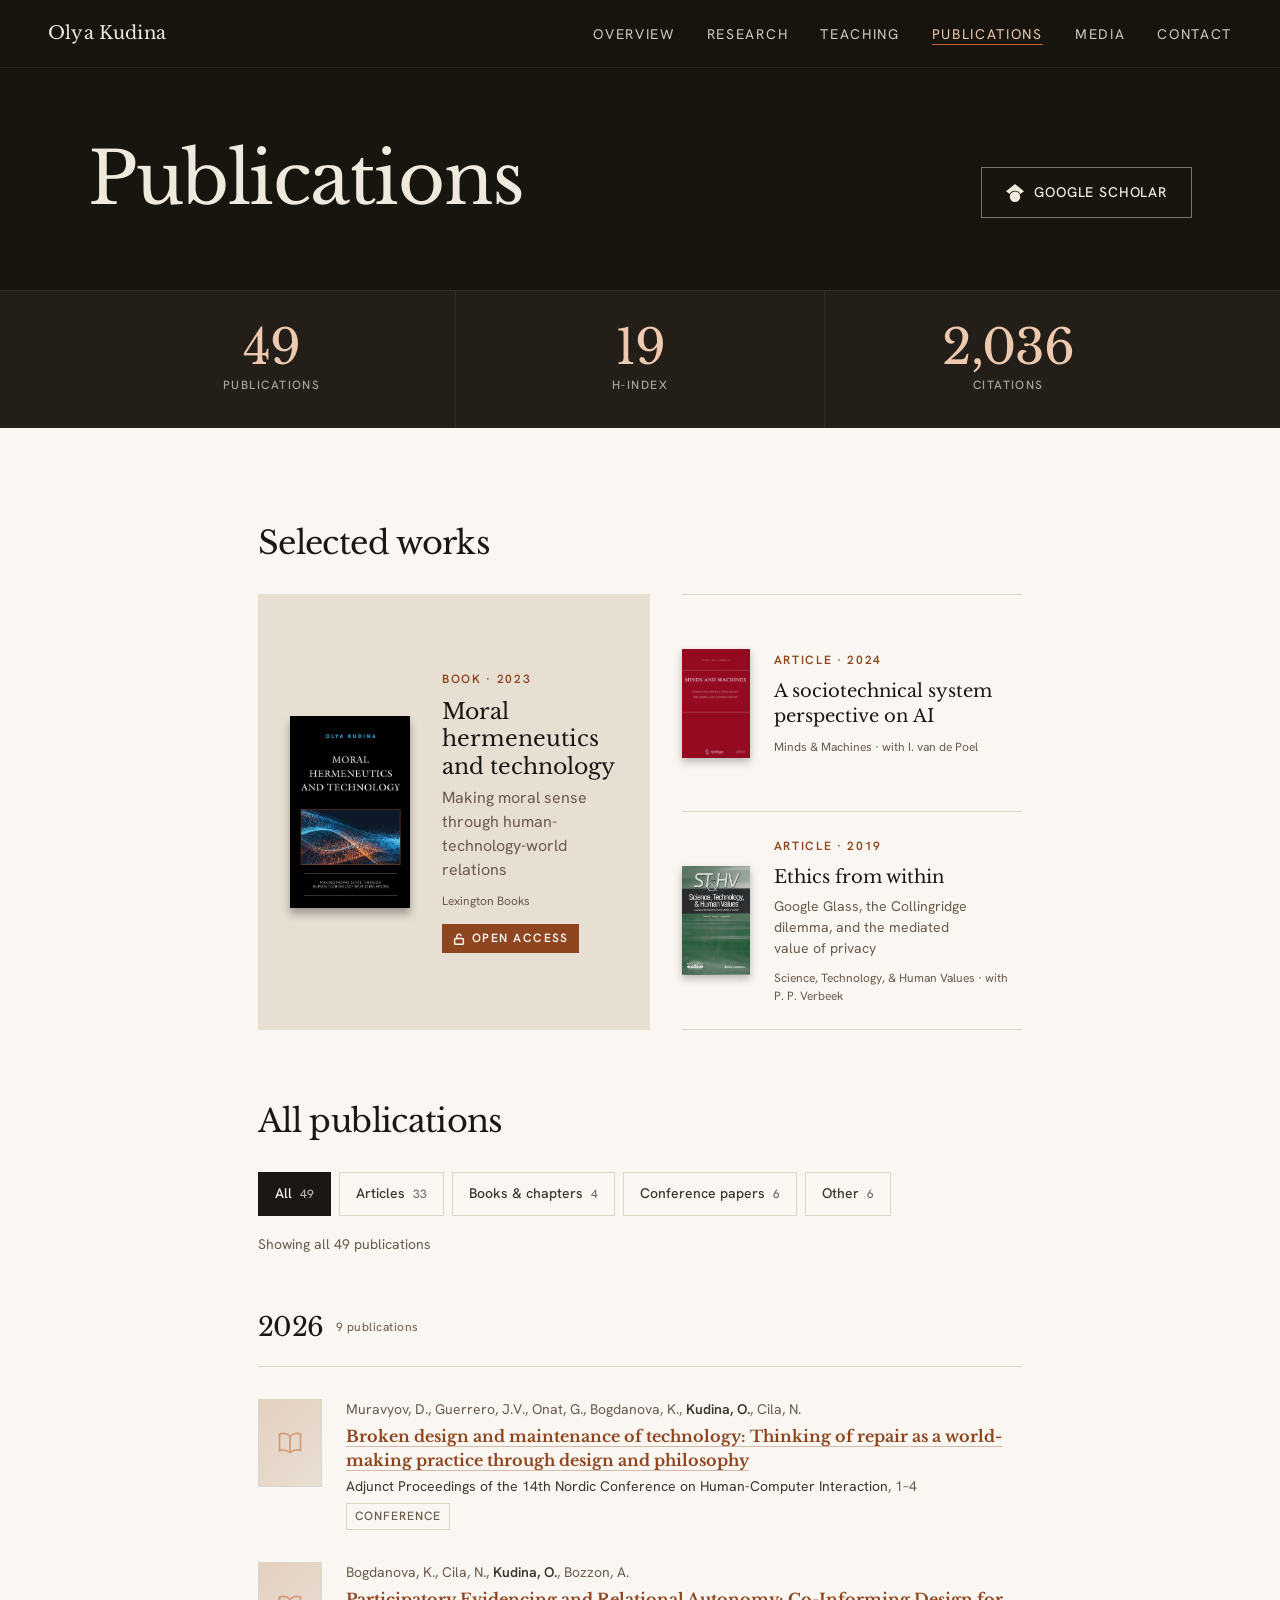
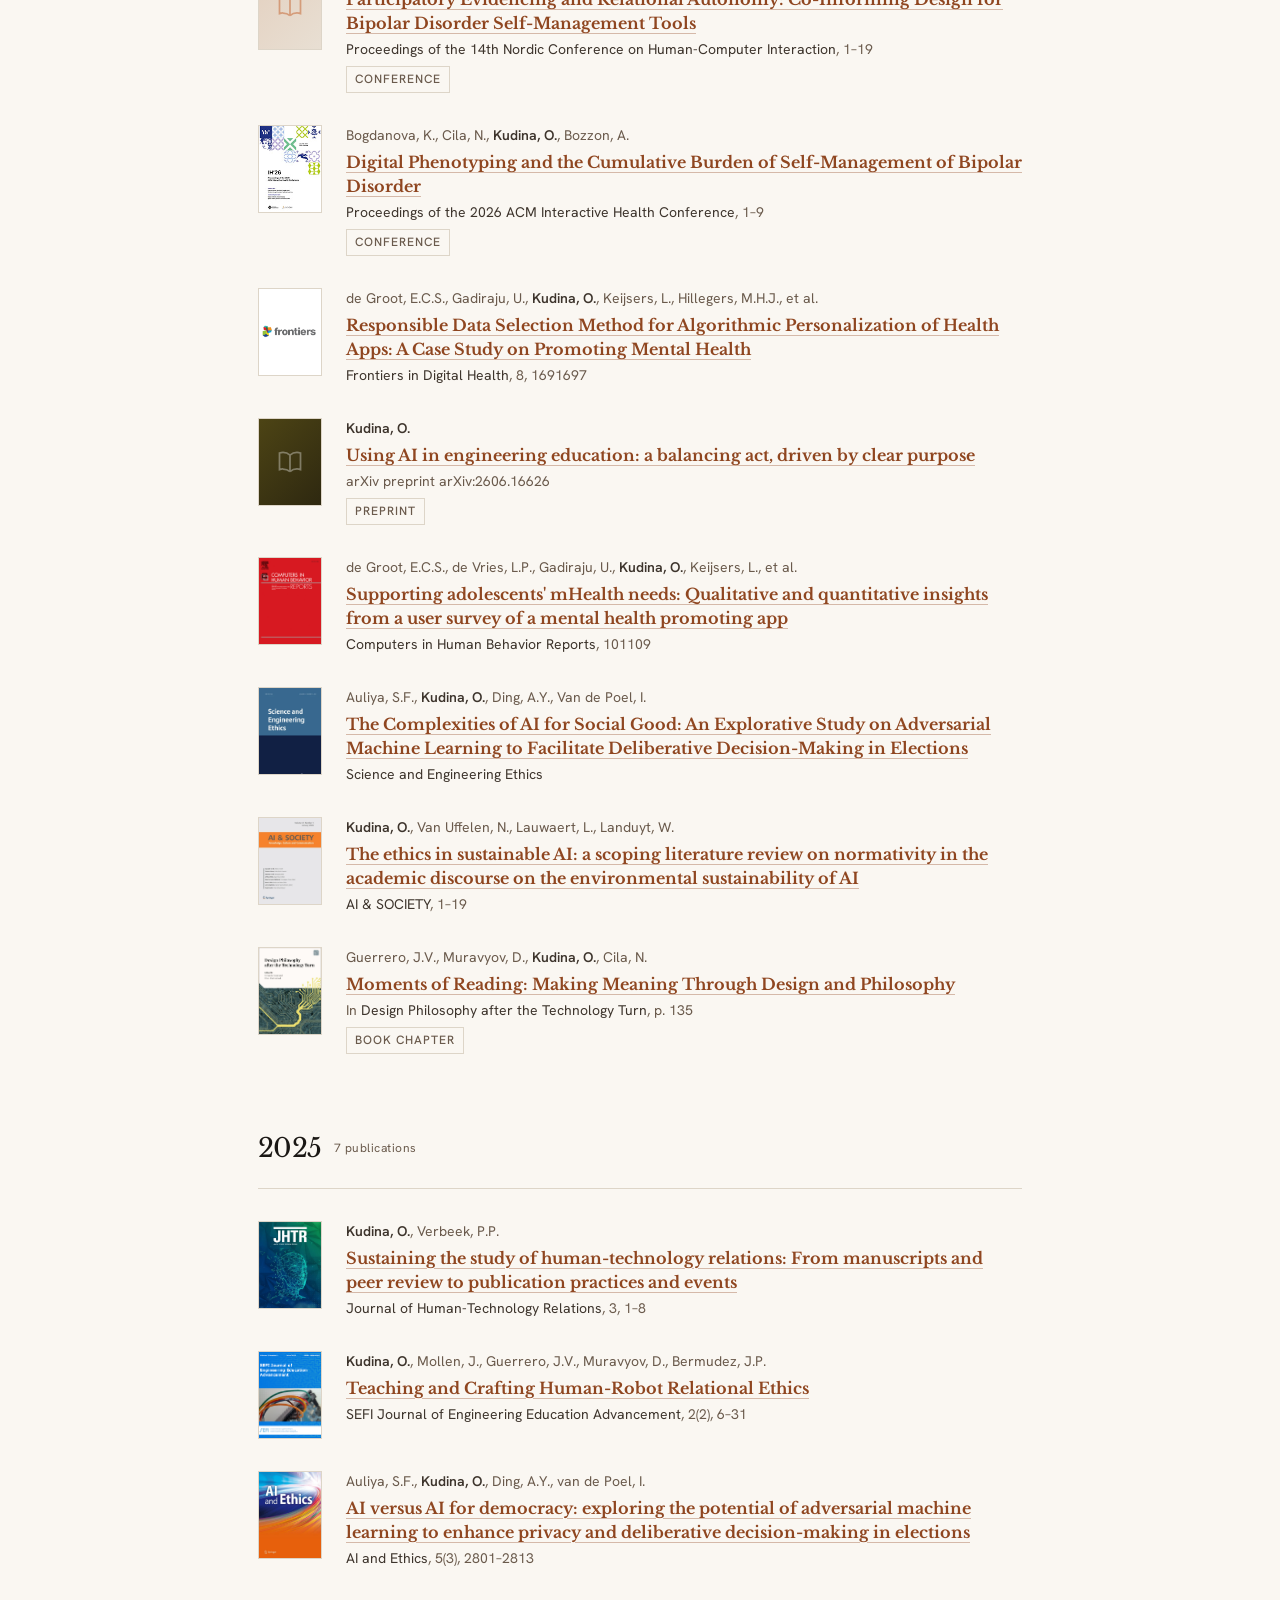
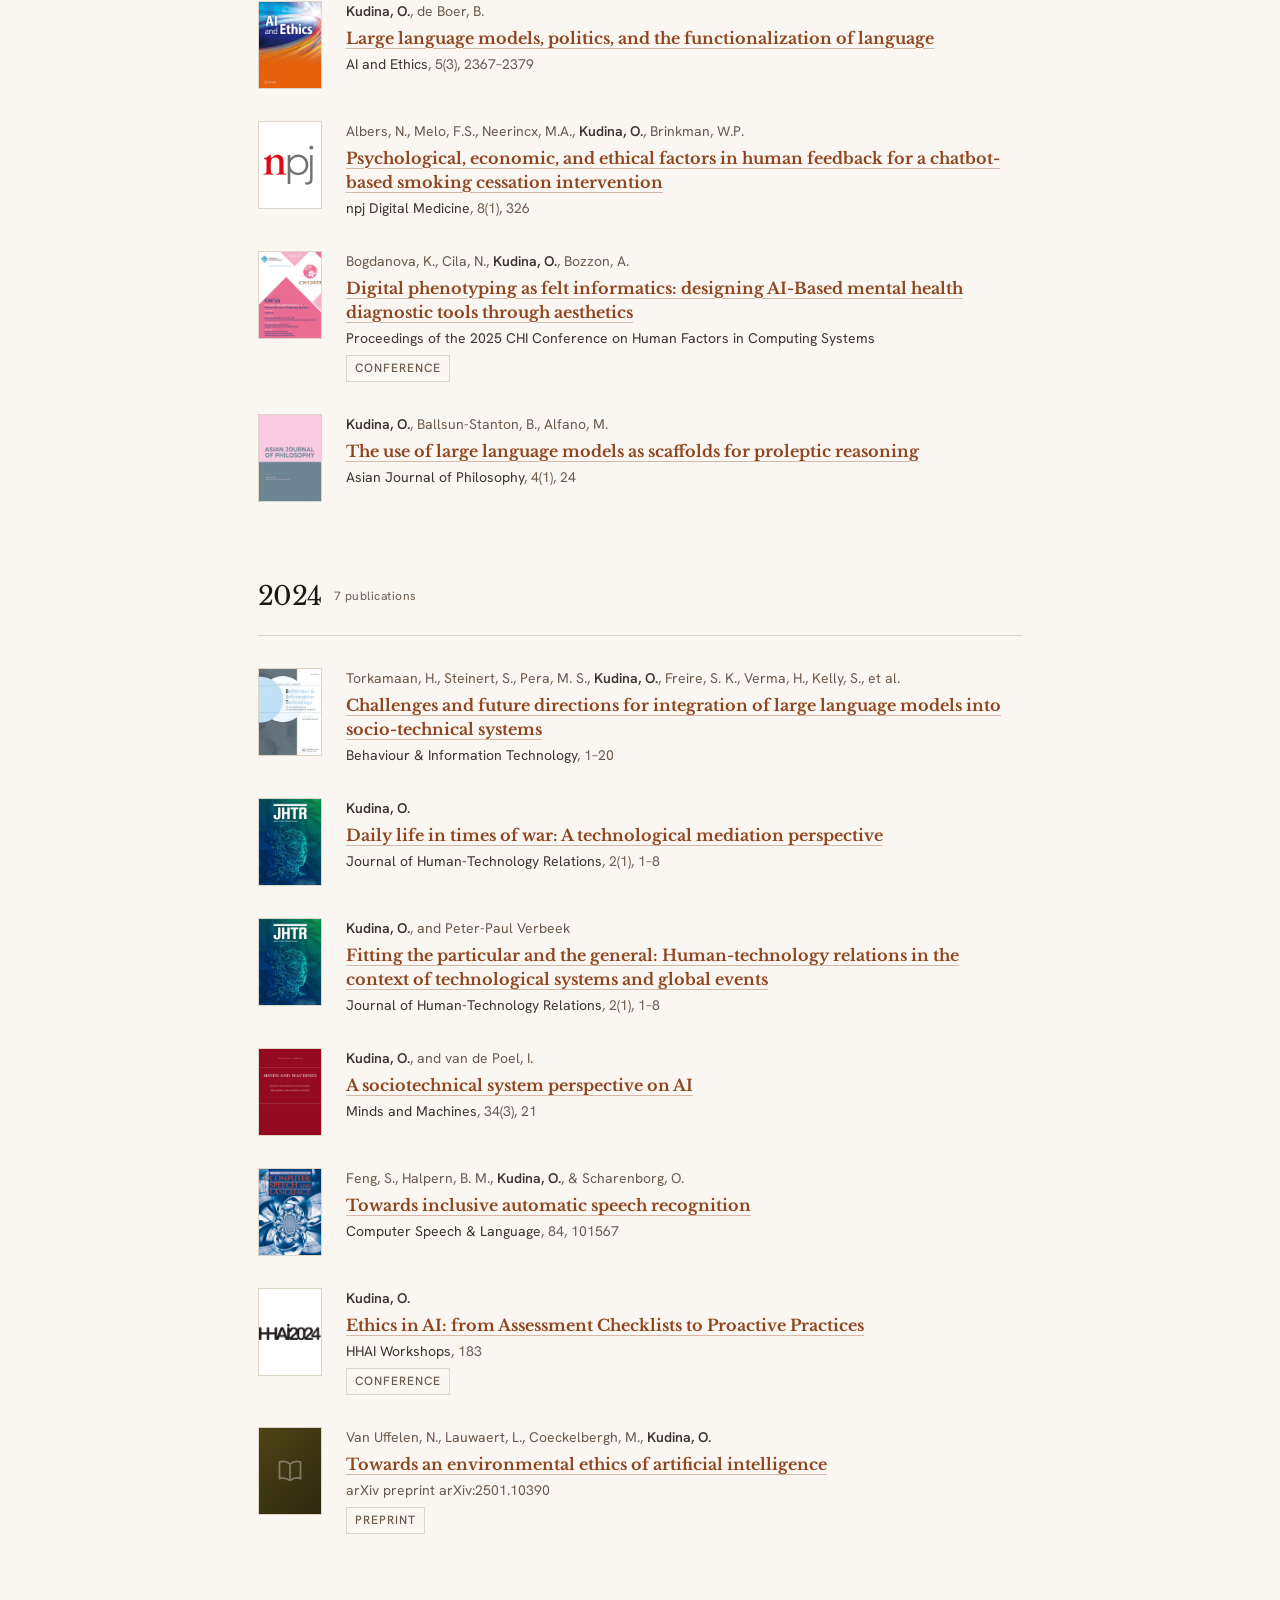
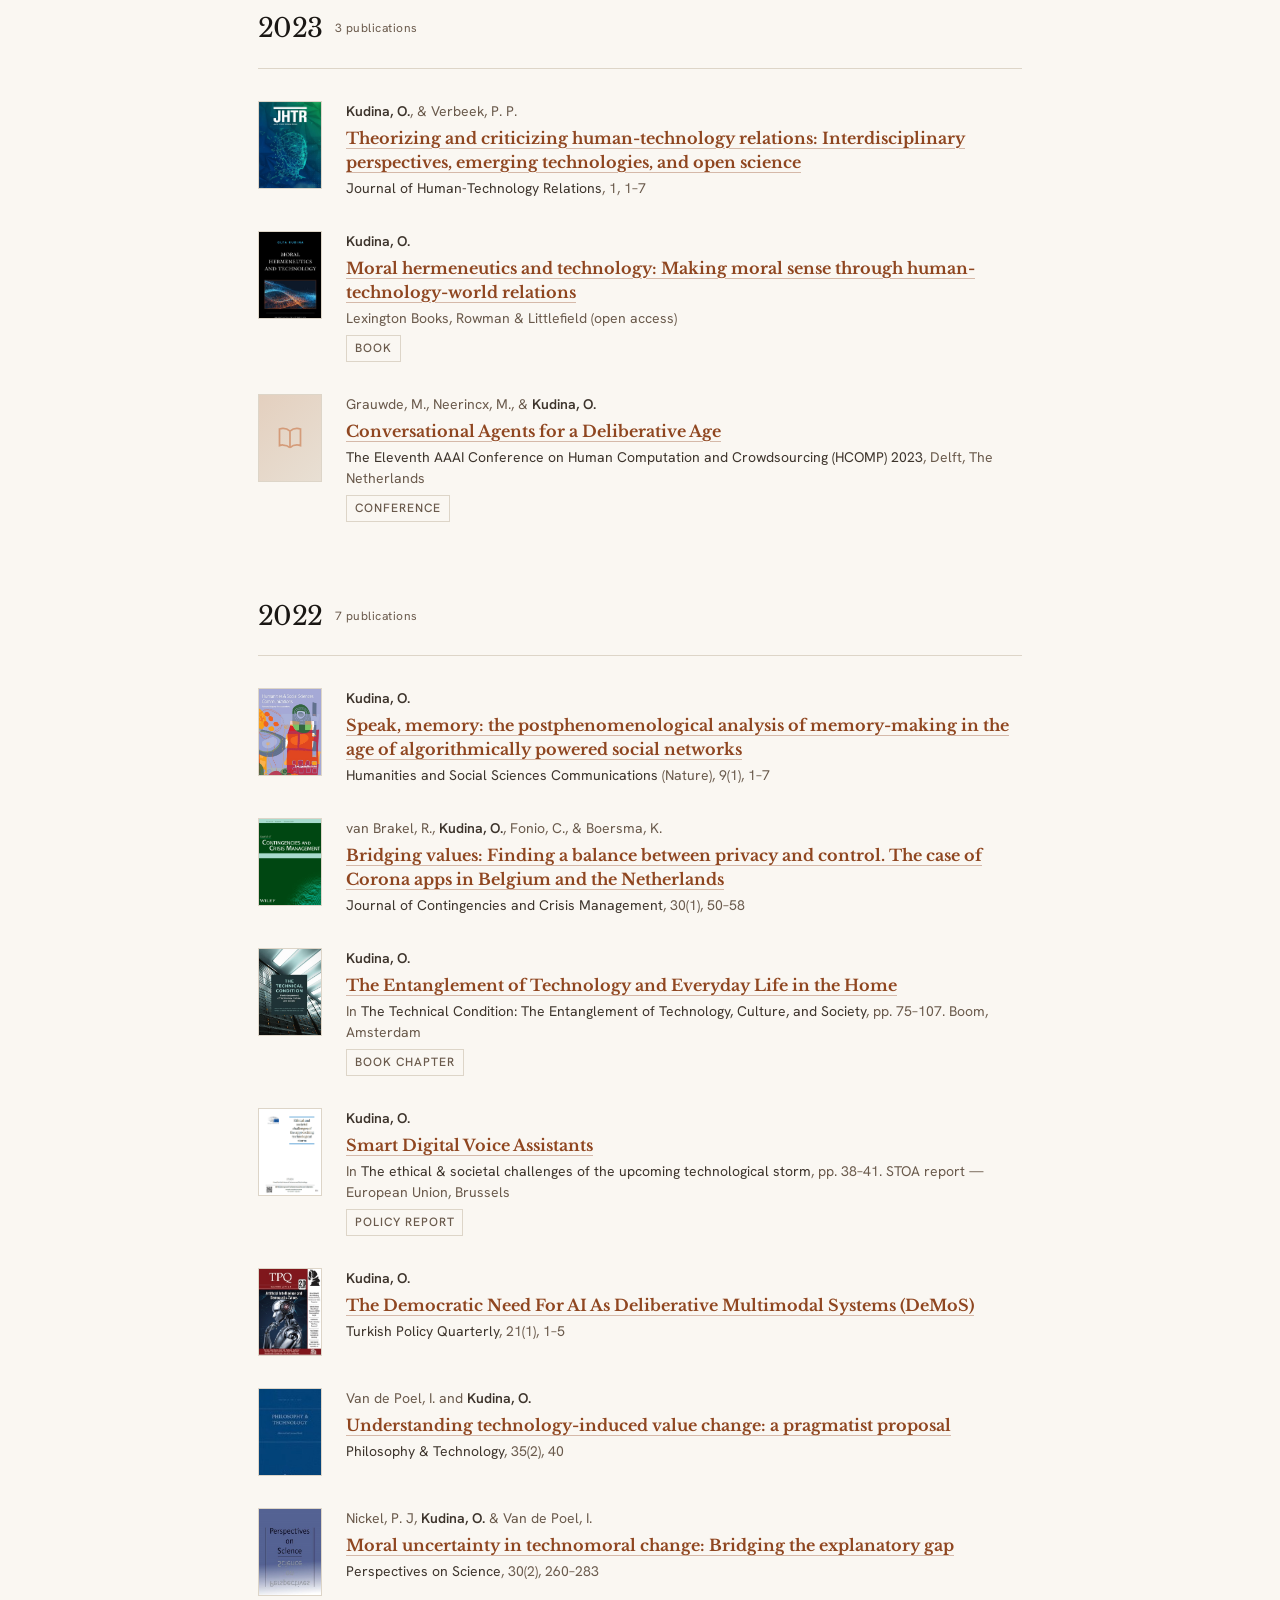
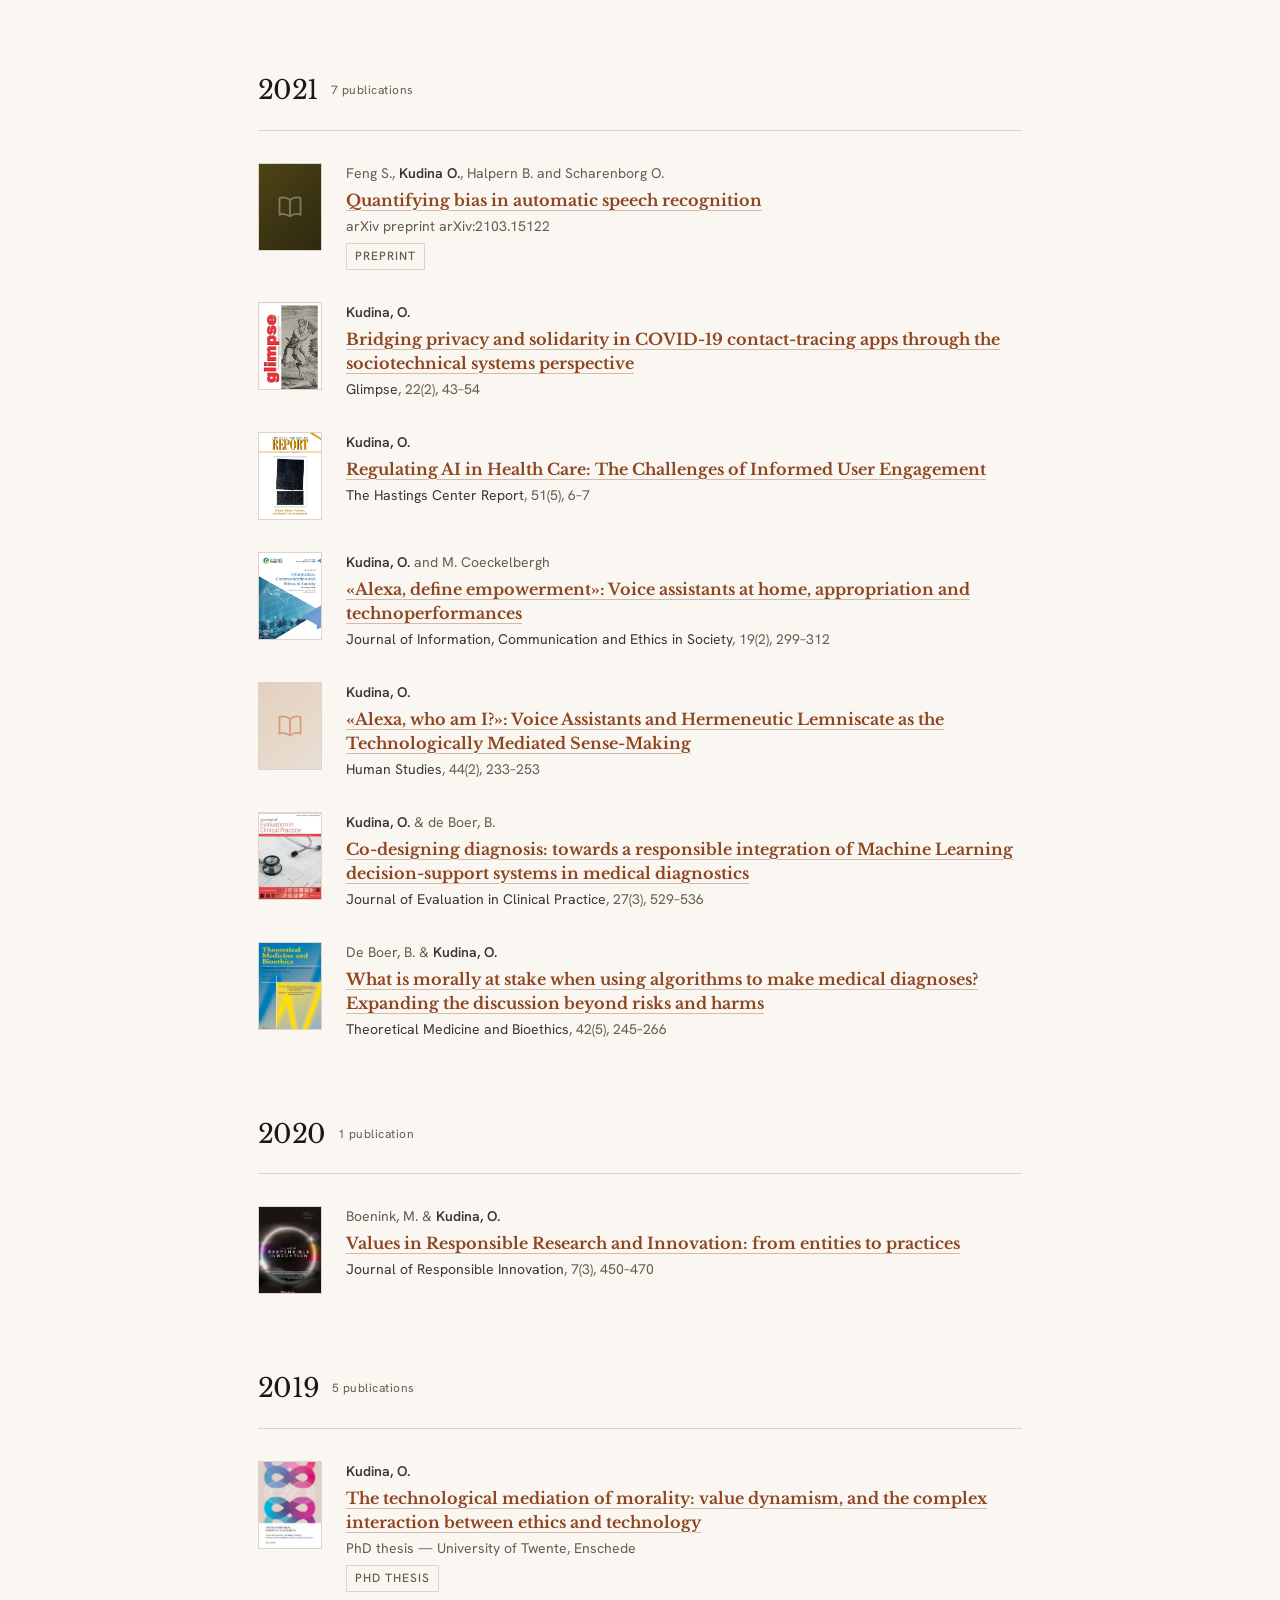
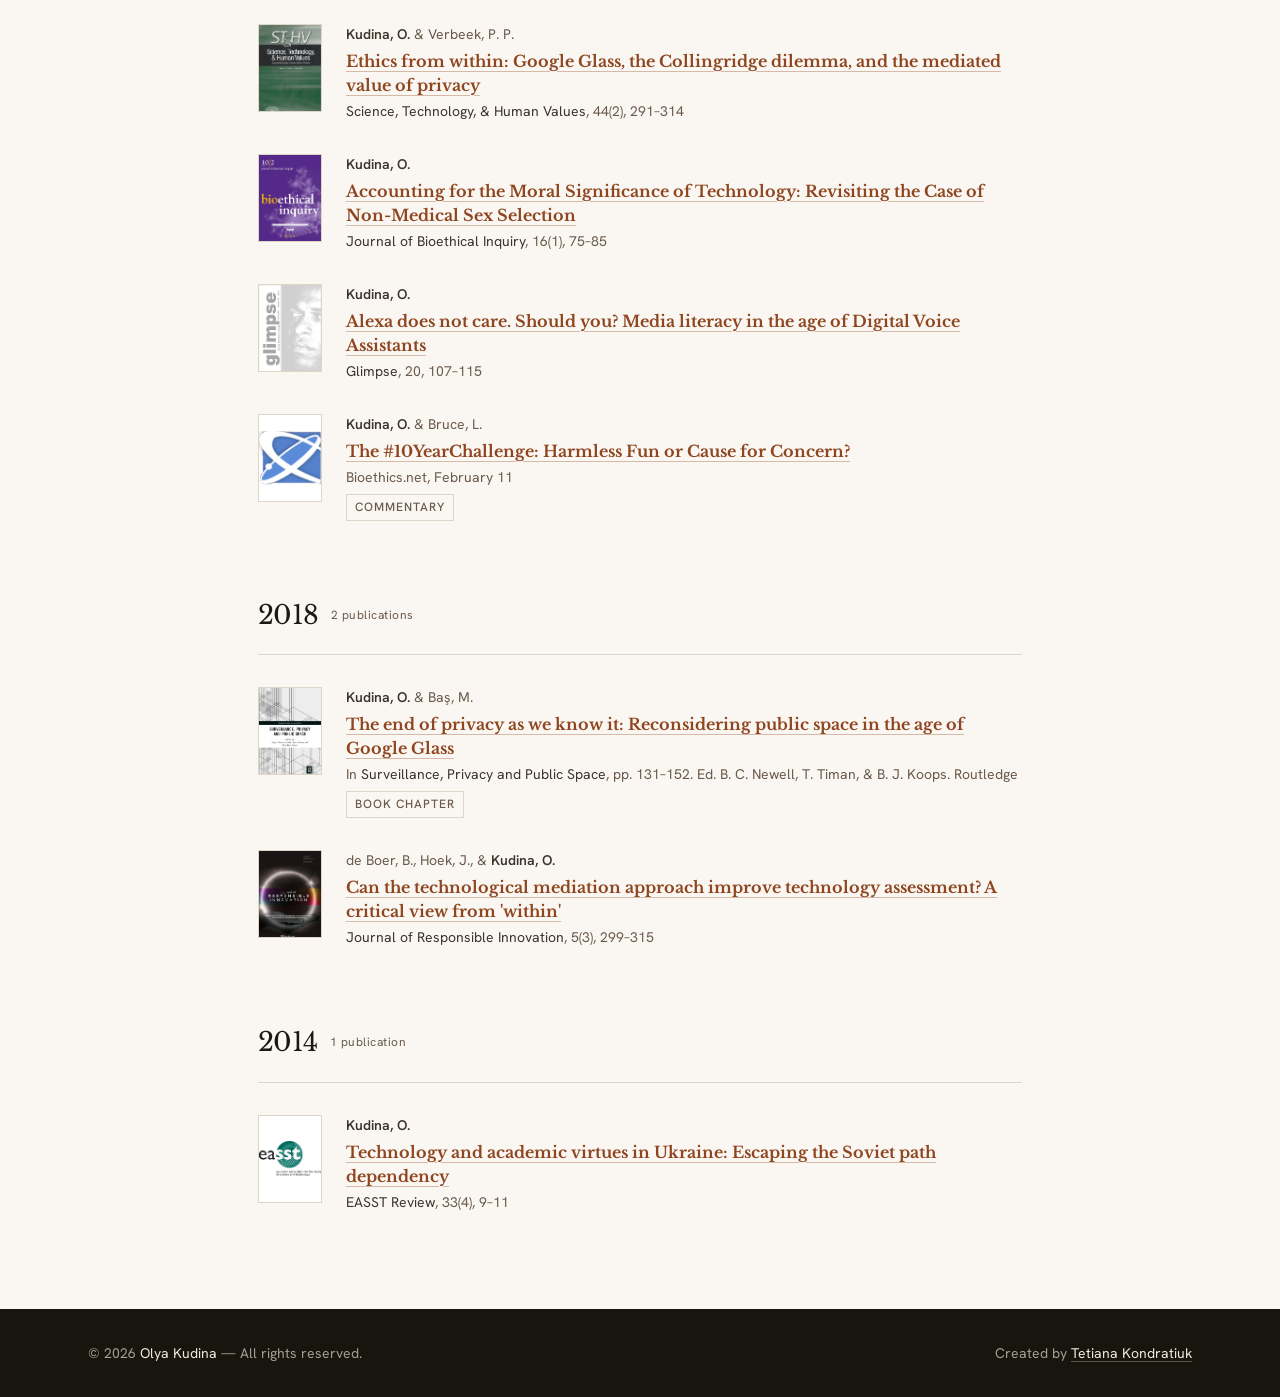
<file: publications.html>
﻿<!DOCTYPE html>
<html lang="en">
<head>
  <meta charset="UTF-8" />
  <meta name="viewport" content="width=device-width, initial-scale=1.0" />

  <!-- ── SEO ──────────────────────────────────────────────────────── -->
  <title>Publications — Olya Kudina</title>
  <meta name="description"
    content="Peer-reviewed publications by Olya Kudina — Associate Professor at TU Delft. Ethics of technology, AI, philosophy of technology." />
  <meta name="author" content="Olya Kudina" />
  <link rel="canonical" href="https://www.olyakudina.com/publications" />

  <!-- Open Graph -->
  <meta property="og:type"        content="website" />
  <meta property="og:url"         content="https://www.olyakudina.com/publications" />
  <meta property="og:title"       content="Publications — Olya Kudina" />
  <meta property="og:description" content="Peer-reviewed publications in ethics of technology, AI, and philosophy of technology." />
  <meta property="og:site_name"   content="Olya Kudina" />
  <meta property="og:locale"      content="en_US" />
  <meta property="og:image"       content="https://www.olyakudina.com/og-image.jpg" />
  <meta property="og:image:type"  content="image/jpeg" />
  <meta property="og:image:width" content="1200" />
  <meta property="og:image:height" content="630" />
  <meta property="og:image:alt"   content="Portrait of Olya Kudina, Associate Professor at TU Delft, ethics of technology and AI" />
  <meta name="twitter:card"       content="summary_large_image" />
  <meta name="twitter:image"      content="https://www.olyakudina.com/og-image.jpg" />

  <!-- Fonts -->
  <link rel="icon" href="./favicon.svg" type="image/svg+xml" />
  <link rel="preconnect" href="https://fonts.googleapis.com" />
  <link rel="preconnect" href="https://fonts.gstatic.com" crossorigin />
  <link href="https://fonts.googleapis.com/css2?family=Libre+Baskerville:ital,wght@0,400;0,700;1,400&family=Hanken+Grotesk:wght@400;500;600&display=swap" rel="stylesheet" />

  <link rel="stylesheet" href="./styles.css" />

  <style>
    /* ═══════════════════════════════════════════════════════════════
       LAYOUT UTILITIES
    ═══════════════════════════════════════════════════════════════ */

    .section {
      padding-block: var(--s6);
    }

    /* ═══════════════════════════════════════════════════════════════
       PAGE HEADER
    ═══════════════════════════════════════════════════════════════ */

    .page-header-inner {
      display: flex;
      align-items: flex-end;
      justify-content: space-between;
      flex-wrap: wrap;
      gap: var(--s3);
    }

    .page-header-text {}

    .scholar-btn {
      display: inline-flex;
      align-items: center;
      gap: 0.625rem;
      padding: 0.75rem 1.5rem;
      background: transparent;
      color: var(--text-on-dark);
      border: 1px solid rgba(240, 233, 222, 0.45);
      font-family: var(--prose);
      font-size: 0.875rem;
      font-weight: 500;
      letter-spacing: 0.06em;
      text-transform: uppercase;
      transition: background var(--dur) var(--ease),
                  border-color var(--dur) var(--ease),
                  color var(--dur) var(--ease);
      white-space: nowrap;
    }
    .scholar-btn svg {
      width: 18px;
      height: 18px;
      flex-shrink: 0;
    }
    .scholar-btn:hover {
      background: var(--accent);
      border-color: var(--accent);
      color: #fff;
    }

    /* ═══════════════════════════════════════════════════════════════
       STATS BAR
    ═══════════════════════════════════════════════════════════════ */
    .stats-bar {
      background: var(--night-lifted);
      border-top: 1px solid var(--border-night);
    }

    .stats-inner {
      display: flex;
      align-items: stretch;
      justify-content: center;
      flex-wrap: wrap;
    }

    .stat-item {
      display: flex;
      flex-direction: column;
      align-items: center;
      justify-content: center;
      padding: var(--s4) var(--s5);
      gap: 0.25rem;
      flex: 1;
      min-width: 180px;
      border-right: 1px solid var(--border-night);
    }
    .stat-item:last-child { border-right: none; }

    .stat-number {
      font-family: var(--serif);
      font-size: clamp(2rem, 4vw, 3rem);
      font-weight: 400;
      color: var(--accent-pale);
      line-height: 1;
      letter-spacing: -0.02em;
    }

    .stat-label {
      font-family: var(--prose);
      font-size: 0.75rem;
      font-weight: 500;
      letter-spacing: 0.12em;
      text-transform: uppercase;
      color: var(--text-on-dark-soft);
      text-align: center;
    }

    /* ═══════════════════════════════════════════════════════════════
       PUBLICATIONS LIST
    ═══════════════════════════════════════════════════════════════ */
    .publications-section {
      padding-block: var(--s7);
    }

    .publications-section .wrap {
      max-width: 860px;
    }

    /* Selected works */
    .selected { margin-bottom: var(--s6); }
    .list-heading {
      font-family: var(--serif);
      font-size: clamp(1.5rem, 3vw, 2rem);
      font-weight: 400;
      line-height: 1.2;
      letter-spacing: -0.02em;
      color: var(--ink);
      margin-bottom: var(--s4);
    }
    .selected-layout {
      display: grid;
      grid-template-columns: minmax(0, 1.15fr) minmax(0, 1fr);
      gap: var(--s4);
    }
    .selected-feature,
    .selected-item { display: grid; align-items: center; }
    .selected-feature {
      grid-template-columns: 120px minmax(0, 1fr);
      gap: var(--s4);
      padding: var(--s4);
      background: var(--cream-deep);
    }
    .selected-item {
      grid-template-columns: 68px minmax(0, 1fr);
      gap: var(--s3);
      height: 100%;
      padding: var(--s3) 0;
      border-top: 1px solid var(--border);
    }
    .selected-side {
      display: grid;
      grid-template-rows: 1fr 1fr;
      border-bottom: 1px solid var(--border);
    }
    .selected-cover {
      width: 100%;
      aspect-ratio: 5 / 8;
      object-fit: cover;
      box-shadow: 0 4px 8px rgba(26, 23, 20, 0.28);
      transition: transform var(--dur) var(--ease);
    }
    .selected-feature:hover .selected-cover,
    .selected-item:hover .selected-cover { transform: translateY(-4px); }
    .selected-text > span { display: block; }
    .selected-kind {
      font-family: var(--prose);
      font-size: 0.75rem;
      font-weight: 600;
      letter-spacing: 0.14em;
      text-transform: uppercase;
      color: var(--accent-text);
      margin-bottom: 0.5rem;
    }
    .selected-title {
      font-family: var(--serif);
      font-size: 1.125rem;
      line-height: 1.35;
      color: var(--ink);
      text-wrap: balance;
      transition: color var(--dur) var(--ease);
    }
    .selected-item .selected-title { text-wrap: pretty; }
    .selected-item:hover .selected-title { color: var(--accent-text); }
    .selected-sub {
      font-family: var(--prose);
      font-size: 0.875rem;
      line-height: 1.5;
      color: var(--muted);
      margin-top: 0.375rem;
      text-wrap: pretty;
    }
    .selected-venue {
      font-family: var(--prose);
      font-size: 0.75rem;
      line-height: 1.5;
      color: var(--muted);
      margin-top: 0.625rem;
    }
    .selected-feature .selected-title { font-size: 1.375rem; line-height: 1.25; }
    .selected-feature:hover .selected-title { color: var(--accent-text); }
    .selected-feature .selected-sub { font-size: 1rem; }
    .selected-feature .selected-cover { box-shadow: 0 6px 8px rgba(26, 23, 20, 0.35); }
    .selected-text > .selected-badge {
      display: inline-flex;
      align-items: center;
      gap: 0.375rem;
      margin-top: 0.875rem;
      padding: 0.25rem 0.625rem;
      background: var(--accent-text);
      color: var(--cream);
      font-family: var(--prose);
      font-size: 0.75rem;
      font-weight: 600;
      letter-spacing: 0.12em;
      text-transform: uppercase;
    }
    .selected-badge svg { width: 0.875rem; height: 0.875rem; fill: none; stroke: currentColor; stroke-width: 1.6; stroke-linecap: round; stroke-linejoin: round; }

    @media (max-width: 760px) {
      .selected-layout { grid-template-columns: 1fr; gap: var(--s3); }
      .selected-feature { grid-template-columns: 96px 1fr; gap: var(--s3); padding: var(--s3); }
      .selected-feature .selected-title { font-size: 1.25rem; }
    }

    /* Type filter */
    .pub-filters {
      display: flex;
      flex-wrap: wrap;
      gap: 0.5rem;
      margin-bottom: var(--s2);
    }
    .pub-filter {
      display: inline-flex;
      align-items: baseline;
      gap: 0.5rem;
      min-height: 44px;
      padding: 0.5rem 1rem;
      background: transparent;
      border: 1px solid var(--border);
      color: var(--ink-soft);
      font-family: var(--prose);
      font-size: 0.875rem;
      font-weight: 500;
      transition: background var(--dur) var(--ease), border-color var(--dur) var(--ease), color var(--dur) var(--ease);
    }
    .pub-filter:hover { border-color: var(--accent-text); color: var(--accent-text); }
    .pub-filter[aria-pressed="true"] {
      background: var(--ink);
      border-color: var(--ink);
      color: var(--cream);
    }
    .pub-filter-count {
      font-size: 0.75rem;
      opacity: 0.7;
    }
    .pub-status {
      font-family: var(--prose);
      font-size: 0.875rem;
      color: var(--muted);
      margin-bottom: var(--s5);
    }
    .pub-entry[hidden], .year-group[hidden] { display: none; }

    /* Year group */
    .year-group {
      margin-bottom: var(--s6);
    }
    .year-group:last-child { margin-bottom: 0; }

    .year-heading {
      font-family: var(--serif);
      font-size: 0.875rem;
      font-weight: 400;
      color: var(--muted);
      letter-spacing: 0.08em;
      padding-bottom: var(--s2);
      margin-bottom: var(--s4);
      border-bottom: 1px solid var(--border);
      display: flex;
      align-items: baseline;
      gap: 0.75rem;
    }

    .year-heading-num {
      font-family: var(--serif);
      font-size: 1.625rem;
      font-weight: 400;
      color: var(--ink);
      letter-spacing: -0.02em;
    }

    .year-count {
      font-family: var(--prose);
      font-size: 0.75rem;
      font-weight: 400;
      letter-spacing: 0.04em;
      color: var(--muted);
      white-space: nowrap;
      align-self: center;
    }

    /* Publication entry */
    .pub-list {
      display: flex;
      flex-direction: column;
      gap: var(--s4);
    }

    .pub-entry {
      display: grid;
      grid-template-columns: 64px 1fr;
      gap: var(--s3);
      align-items: flex-start;
    }

    .pub-cover {
      width: 64px;
      height: 88px;
      background: var(--cream-deep);
      border: 1px solid var(--border);
      overflow: hidden;
      flex-shrink: 0;
      display: flex;
      align-items: center;
      justify-content: center;
    }

    .pub-cover img {
      width: 100%;
      height: 100%;
      object-fit: cover;
      object-position: center top;
    }
    .pub-cover--logo img {
      object-fit: contain;
      object-position: center;
      padding: 6px;
    }
    .pub-cover--logo-white {
      background: #fff !important;
    }
    .pub-cover--logo-white img {
      object-fit: contain;
      object-position: center;
      padding: 8px 0;
      display: block;
    }

    .pub-cover-book {
      width: 100%;
      height: 100%;
      background: linear-gradient(135deg, var(--accent-glow) 0%, var(--cream-deep) 100%);
      display: flex;
      align-items: center;
      justify-content: center;
    }

    .pub-cover-book svg {
      width: 28px;
      height: 28px;
      color: var(--accent);
      opacity: 0.5;
    }

    /* Type-specific cover colors */
    .pub-entry[data-type="book"]    .pub-cover { background: #2C2218; }
    .pub-entry[data-type="chapter"] .pub-cover { background: #1E2A35; }
    .pub-entry[data-type="thesis"]  .pub-cover { background: #1C2C1E; }
    .pub-entry[data-type="report"]  .pub-cover { background: #2A1E30; }
    .pub-entry[data-type="preprint"] .pub-cover { background: #2E2810; }
    .pub-entry[data-type="commentary"] .pub-cover { background: #28201A; }

    .pub-entry[data-type="book"]    .pub-cover-book { background: linear-gradient(135deg, rgba(196,98,45,0.25) 0%, rgba(44,34,24,0) 100%); }
    .pub-entry[data-type="chapter"] .pub-cover-book { background: linear-gradient(135deg, rgba(100,160,220,0.2) 0%, rgba(30,42,53,0) 100%); }
    .pub-entry[data-type="thesis"]  .pub-cover-book { background: linear-gradient(135deg, rgba(80,200,100,0.15) 0%, rgba(28,44,30,0) 100%); }
    .pub-entry[data-type="report"]  .pub-cover-book { background: linear-gradient(135deg, rgba(160,80,220,0.15) 0%, rgba(42,30,48,0) 100%); }
    .pub-entry[data-type="preprint"] .pub-cover-book { background: linear-gradient(135deg, rgba(200,180,40,0.2) 0%, rgba(46,40,16,0) 100%); }
    .pub-entry[data-type="commentary"] .pub-cover-book { background: linear-gradient(135deg, rgba(220,150,60,0.18) 0%, rgba(40,32,26,0) 100%); }

    .pub-entry[data-type="book"]    .pub-cover-book svg,
    .pub-entry[data-type="chapter"] .pub-cover-book svg,
    .pub-entry[data-type="thesis"]  .pub-cover-book svg,
    .pub-entry[data-type="report"]  .pub-cover-book svg,
    .pub-entry[data-type="preprint"] .pub-cover-book svg,
    .pub-entry[data-type="commentary"] .pub-cover-book svg {
      color: #fff;
      opacity: 0.35;
    }

    .pub-body {
      min-width: 0;
    }

    .pub-authors {
      font-family: var(--prose);
      font-size: 0.875rem;
      color: var(--muted);
      line-height: 1.5;
      margin-bottom: 0.25rem;
    }
    .pub-authors strong {
      color: var(--ink-soft);
      font-weight: 600;
    }

    .pub-title {
      font-family: var(--serif);
      font-size: 1rem;
      font-weight: 700;
      font-style: normal;
      line-height: 1.5;
      margin-bottom: 0.25rem;
    }

    .pub-title a {
      color: var(--accent-text);
      text-decoration: underline;
      text-decoration-color: rgba(143, 70, 32, 0.35);
      text-underline-offset: 4px;
      transition: color var(--dur) var(--ease),
                  text-decoration-color var(--dur) var(--ease);
    }
    .pub-title a:hover {
      color: var(--accent);
      text-decoration-color: var(--accent);
    }

    .pub-venue {
      font-family: var(--prose);
      font-size: 0.875rem;
      color: var(--muted);
      line-height: 1.5;
    }

    .pub-venue em {
      font-style: normal;
      color: var(--ink-soft);
    }

    .pub-tag {
      display: inline-block;
      margin-top: 0.375rem;
      padding: 0.125rem 0.5rem;
      font-family: var(--prose);
      font-size: 0.75rem;
      font-weight: 500;
      letter-spacing: 0.08em;
      text-transform: uppercase;
      border: 1px solid var(--border);
      color: var(--muted);
    }

    /* ═══════════════════════════════════════════════════════════════
       RESPONSIVE
    ═══════════════════════════════════════════════════════════════ */
    @media (max-width: 900px) {
      .stat-item {
        padding: var(--s3) var(--s4);
        min-width: 140px;
      }
    }

    /* Visually hidden but accessible to screen readers */

    @media (max-width: 600px) {
      .stats-inner {
        flex-direction: column;
      }
      .stat-item {
        border-right: none;
        border-bottom: 1px solid var(--border-night);
        flex-direction: row;
        align-items: center;
        justify-content: flex-start;
        gap: var(--s3);
        padding: var(--s2) 0;
        min-width: 0;
      }
      .stat-item:last-child { border-bottom: none; }
      .stat-number { font-size: 1.75rem; }
      .stat-label { text-align: left; }

      .scholar-btn { width: 100%; justify-content: center; }
      .page-header-inner { flex-direction: column; align-items: flex-start; }

      .section { padding-block: var(--s5); }
      .year-group { margin-bottom: var(--s4); }
      .selected { margin-bottom: var(--s5); }
    }
  </style>
  <noscript><style>.reveal { opacity: 1 !important; transform: none !important; }</style></noscript>
  <!-- PostHog analytics (EU Cloud, cookieless: nothing stored in the browser) -->
  <script>
    !function(t,e){var o,n,p,r;e.__SV||(window.posthog&&window.posthog.__loaded)||(window.posthog=e,e._i=[],e.init=function(i,s,a){function g(t,e){var o=e.split(".");2==o.length&&(t=t[o[0]],e=o[1]),t[e]=function(){t.push([e].concat(Array.prototype.slice.call(arguments,0)))}}(p=t.createElement("script")).type="text/javascript",p.crossOrigin="anonymous",p.async=!0,p.src=s.api_host.replace(".i.posthog.com","-assets.i.posthog.com")+"/static/array.js",(r=t.getElementsByTagName("script")[0]).parentNode.insertBefore(p,r);var u=e;for(void 0!==a?u=e[a]=[]:a="posthog",u.people=u.people||[],u.toString=function(t){var e="posthog";return"posthog"!==a&&(e+="."+a),t||(e+=" (stub)"),e},u.people.toString=function(){return u.toString(1)+".people (stub)"},o="init capture register register_once unregister opt_out_capturing has_opted_out_capturing opt_in_capturing reset isFeatureEnabled getFeatureFlag identify alias people.set get_distinct_id".split(" "),n=0;n<o.length;n++)g(u,o[n]);e._i.push([i,s,a])},e.__SV=1)}(document,window.posthog||[]);
    if (!/^(localhost|127\.0\.0\.1)$/.test(location.hostname)) {
      posthog.init('phc_CXDHUJTQQ6gr3qJDiTbhoy8MBrS22nNwDvSoRvZmQjFB', {
        api_host: 'https://eu.i.posthog.com',
        persistence: 'memory',
        person_profiles: 'identified_only',
        disable_session_recording: true
      });
    }
  </script>
</head>

<body>
  <a href="#main" class="skip-link">Skip to main content</a>

  <!-- ── Navigation ─────────────────────────────────────────────── -->
  <header role="banner">
    <nav class="nav nav--page" id="nav" aria-label="Primary navigation">
      <a href="/" class="nav-logo" aria-label="Olya Kudina — home">Olya Kudina</a>

      <ul class="nav-links" role="list">
        <li><a href="/">Overview</a></li>
        <li><a href="/research">Research</a></li>
        <li><a href="/teaching">Teaching</a></li>
        <li><a href="/publications" aria-current="page">Publications</a></li>
        <li><a href="/media">Media</a></li>
        <li><a href="/#contact">Contact</a></li>
      </ul>

      <button class="nav-burger" id="burger"
        aria-label="Open navigation menu"
        aria-expanded="false"
        aria-controls="drawer">
        <span></span><span></span><span></span>
      </button>
    </nav>

    <div class="nav-drawer" id="drawer" role="navigation" aria-label="Mobile navigation">
      <a href="/" class="drawer-link">Overview</a>
      <a href="/research" class="drawer-link">Research</a>
      <a href="/teaching" class="drawer-link">Teaching</a>
      <a href="/publications" class="drawer-link" aria-current="page">Publications</a>
      <a href="/media" class="drawer-link">Media</a>
      <a href="/#contact" class="drawer-link">Contact</a>
    </div>
  </header>

  <!-- ── Page Header ────────────────────────────────────────────── -->
  <div class="page-header" aria-label="Page header">
    <div class="wrap">
      <div class="page-header-inner">
        <div class="page-header-text">
          <h1 class="page-title reveal">Publications</h1>
        </div>

        <a class="scholar-btn reveal reveal-d2"
           href="https://scholar.google.com/citations?user=lbWl7x0AAAAJ&hl=en"
           target="_blank" rel="noopener noreferrer"
           aria-label="View Olya Kudina's Google Scholar profile (opens in new tab)">
          <svg viewBox="0 0 24 24" fill="currentColor" xmlns="http://www.w3.org/2000/svg" aria-hidden="true">
            <path d="M12 24a7 7 0 1 1 0-14 7 7 0 0 1 0 14zm0-24L0 9.5l4.838 3.94A8 8 0 0 1 12 9a8 8 0 0 1 7.162 4.44L24 9.5z"/>
          </svg>
          Google Scholar
        </a>
      </div>
    </div>
  </div>

  <!-- ── Stats Bar ──────────────────────────────────────────────── -->
  <div class="stats-bar" aria-label="Citation statistics">
    <div class="wrap">
      <div class="stats-inner">
        <div class="stat-item">
          <span class="stat-number" data-target="49" aria-label="49 publications">49</span>
          <span class="stat-label">Publications</span>
        </div>
        <div class="stat-item">
          <span class="stat-number" data-target="19" aria-label="h-index 19">19</span>
          <span class="stat-label">H-index</span>
        </div>
        <div class="stat-item">
          <span class="stat-number" data-target="2036" aria-label="2,036 citations">2,036</span>
          <span class="stat-label">Citations</span>
        </div>
      </div>
    </div>
  </div>

  <!-- ── Main ───────────────────────────────────────────────────── -->
  <main id="main">
    <section class="publications-section" aria-labelledby="pub-heading">
      <div class="wrap">
        <div class="selected reveal">
          <h2 class="list-heading" id="selected-heading">Selected works</h2>
          <div class="selected-layout">
            <a class="selected-feature" href="https://www.bloomsbury.com/us/moral-hermeneutics-and-technology-9781793651761/" target="_blank" rel="noopener noreferrer">
              <img class="selected-cover" src="./cover-moral-hermeneutics-book.avif" alt="" width="315" height="506" />
              <span class="selected-text">
                <span class="selected-kind">Book · 2023</span>
                <span class="selected-title">Moral hermeneutics and&nbsp;technology</span>
                <span class="selected-sub">Making moral sense through human-technology-world relations</span>
                <span class="selected-venue">Lexington Books</span>
                <span class="selected-badge"><svg viewBox="0 0 16 16" aria-hidden="true"><rect x="3" y="7.5" width="10" height="6.5" rx="1"/><path d="M5.5 7.5V5a2.5 2.5 0 0 1 4.8-1"/></svg>Open access</span>
              </span>
            </a>

            <ul class="selected-side" role="list">
              <li>
                <a class="selected-item" href="https://doi.org/10.1007/s11023-024-09680-2" target="_blank" rel="noopener noreferrer">
                  <img class="selected-cover" src="./cover-minds-machines.webp" alt="" width="316" height="481" loading="lazy" />
                  <span class="selected-text">
                    <span class="selected-kind">Article · 2024</span>
                    <span class="selected-title">A sociotechnical system perspective on&nbsp;AI</span>
                    <span class="selected-venue">Minds &amp; Machines · with I.&nbsp;van&nbsp;de&nbsp;Poel</span>
                  </span>
                </a>
              </li>
              <li>
                <a class="selected-item" href="https://journals.sagepub.com/doi/10.1177/0162243918793711" target="_blank" rel="noopener noreferrer">
                  <img class="selected-cover" src="./cover-science-technology-human-values.jpg" alt="" width="262" height="398" loading="lazy" />
                  <span class="selected-text">
                    <span class="selected-kind">Article · 2019</span>
                    <span class="selected-title">Ethics from within</span>
                    <span class="selected-sub">Google Glass, the Collingridge dilemma, and the mediated value of&nbsp;privacy</span>
                    <span class="selected-venue">Science, Technology, &amp; Human Values · with P.&nbsp;P.&nbsp;Verbeek</span>
                  </span>
                </a>
              </li>
            </ul>
          </div>
        </div>

        <h2 class="list-heading" id="pub-heading">All publications</h2>
        <div class="pub-filters" role="group" aria-label="Filter publications by type">
          <button type="button" class="pub-filter" data-filter="all" aria-pressed="true">All <span class="pub-filter-count"></span></button>
          <button type="button" class="pub-filter" data-filter="article" aria-pressed="false">Articles <span class="pub-filter-count"></span></button>
          <button type="button" class="pub-filter" data-filter="book chapter" aria-pressed="false">Books &amp; chapters <span class="pub-filter-count"></span></button>
          <button type="button" class="pub-filter" data-filter="conference" aria-pressed="false">Conference papers <span class="pub-filter-count"></span></button>
          <button type="button" class="pub-filter" data-filter="preprint report thesis commentary" aria-pressed="false">Other <span class="pub-filter-count"></span></button>
        </div>
        <p class="pub-status" id="pub-status" role="status" aria-live="polite"></p>

        <!-- ── 2026 ── -->
        <div class="year-group reveal">
          <h3 class="year-heading">
            <span class="year-heading-num">2026</span>
            <span class="year-count">9 publications</span>
          </h3>
          <ul class="pub-list" role="list">

            <li class="pub-entry reveal reveal-d1" data-type="conference">
              <div class="pub-cover" aria-hidden="true">
                <div class="pub-cover-book">
                  <svg viewBox="0 0 24 24" fill="none" stroke="currentColor" stroke-width="1.5"><path d="M12 6.042A8.967 8.967 0 0 0 6 3.75c-1.052 0-2.062.18-3 .512v14.25A8.987 8.987 0 0 1 6 18c2.305 0 4.408.867 6 2.292m0-14.25a8.966 8.966 0 0 1 6-2.292c1.052 0 2.062.18 3 .512v14.25A8.987 8.987 0 0 0 18 18a8.967 8.967 0 0 0-6 2.292m0-14.25v14.25"/></svg>
                </div>
              </div>
              <div class="pub-body">
                <p class="pub-authors">Muravyov, D., Guerrero, J.V., Onat, G., Bogdanova, K., <strong>Kudina, O.</strong>, Cila, N.</p>
                <p class="pub-title">
                  <a href="https://doi.org/10.1145/3821402.3830212" target="_blank" rel="noopener noreferrer">
                    Broken design and maintenance of technology: Thinking of repair as a world-making practice through design and philosophy
                  </a>
                </p>
                <p class="pub-venue"><em>Adjunct Proceedings of the 14th Nordic Conference on Human-Computer Interaction</em>, 1–4</p>
                <span class="pub-tag">Conference</span>
              </div>
            </li>

            <li class="pub-entry reveal reveal-d1" data-type="conference">
              <div class="pub-cover" aria-hidden="true">
                <div class="pub-cover-book">
                  <svg viewBox="0 0 24 24" fill="none" stroke="currentColor" stroke-width="1.5"><path d="M12 6.042A8.967 8.967 0 0 0 6 3.75c-1.052 0-2.062.18-3 .512v14.25A8.987 8.987 0 0 1 6 18c2.305 0 4.408.867 6 2.292m0-14.25a8.966 8.966 0 0 1 6-2.292c1.052 0 2.062.18 3 .512v14.25A8.987 8.987 0 0 0 18 18a8.967 8.967 0 0 0-6 2.292m0-14.25v14.25"/></svg>
                </div>
              </div>
              <div class="pub-body">
                <p class="pub-authors">Bogdanova, K., Cila, N., <strong>Kudina, O.</strong>, Bozzon, A.</p>
                <p class="pub-title">
                  <a href="https://doi.org/10.1145/3829807.3829886" target="_blank" rel="noopener noreferrer">
                    Participatory Evidencing and Relational Autonomy: Co-Informing Design for Bipolar Disorder Self-Management Tools
                  </a>
                </p>
                <p class="pub-venue"><em>Proceedings of the 14th Nordic Conference on Human-Computer Interaction</em>, 1–19</p>
                <span class="pub-tag">Conference</span>
              </div>
            </li>

            <li class="pub-entry reveal reveal-d4" data-type="conference">
              <div class="pub-cover" aria-hidden="true">
                <img src="./cover-ih-2026.jpg" alt="" loading="lazy">
              </div>
              <div class="pub-body">
                <p class="pub-authors">Bogdanova, K., Cila, N., <strong>Kudina, O.</strong>, Bozzon, A.</p>
                <p class="pub-title">
                  <a href="https://doi.org/10.1145/3786579.3804919" target="_blank" rel="noopener noreferrer">
                    Digital Phenotyping and the Cumulative Burden of Self-Management of Bipolar Disorder
                  </a>
                </p>
                <p class="pub-venue"><em>Proceedings of the 2026 ACM Interactive Health Conference</em>, 1–9</p>
                <span class="pub-tag">Conference</span>
              </div>
            </li>

            <li class="pub-entry reveal reveal-d3" data-type="article">
              <div class="pub-cover pub-cover--logo-white" aria-hidden="true">
                <img src="./cover-frontiers-digital-health.jpg" alt="" loading="lazy">
              </div>
              <div class="pub-body">
                <p class="pub-authors">de Groot, E.C.S., Gadiraju, U., <strong>Kudina, O.</strong>, Keijsers, L., Hillegers, M.H.J., et&nbsp;al.</p>
                <p class="pub-title">
                  <a href="https://doi.org/10.3389/fdgth.2026.1691697" target="_blank" rel="noopener noreferrer">
                    Responsible Data Selection Method for Algorithmic Personalization of Health Apps: A Case Study on Promoting Mental Health
                  </a>
                </p>
                <p class="pub-venue"><em>Frontiers in Digital Health</em>, 8, 1691697</p>
              </div>
            </li>

            <li class="pub-entry reveal reveal-d1" data-type="preprint">
              <div class="pub-cover" aria-hidden="true">
                <div class="pub-cover-book">
                  <svg viewBox="0 0 24 24" fill="none" stroke="currentColor" stroke-width="1.5"><path d="M12 6.042A8.967 8.967 0 0 0 6 3.75c-1.052 0-2.062.18-3 .512v14.25A8.987 8.987 0 0 1 6 18c2.305 0 4.408.867 6 2.292m0-14.25a8.966 8.966 0 0 1 6-2.292c1.052 0 2.062.18 3 .512v14.25A8.987 8.987 0 0 0 18 18a8.967 8.967 0 0 0-6 2.292m0-14.25v14.25"/></svg>
                </div>
              </div>
              <div class="pub-body">
                <p class="pub-authors"><strong>Kudina, O.</strong></p>
                <p class="pub-title">
                  <a href="https://arxiv.org/abs/2606.16626" target="_blank" rel="noopener noreferrer">
                    Using AI in engineering education: a balancing act, driven by clear purpose
                  </a>
                </p>
                <p class="pub-venue">arXiv preprint arXiv:2606.16626</p>
                <span class="pub-tag">Preprint</span>
              </div>
            </li>

            <li class="pub-entry reveal reveal-d1" data-type="article">
              <div class="pub-cover" aria-hidden="true">
                <img src="./cover-computers-human-behavior-reports.gif" alt="" loading="lazy">
              </div>
              <div class="pub-body">
                <p class="pub-authors">de Groot, E.C.S., de Vries, L.P., Gadiraju, U., <strong>Kudina, O.</strong>, Keijsers, L., et&nbsp;al.</p>
                <p class="pub-title">
                  <a href="https://doi.org/10.1016/j.chbr.2026.101109" target="_blank" rel="noopener noreferrer">
                    Supporting adolescents' mHealth needs: Qualitative and quantitative insights from a user survey of a mental health promoting app
                  </a>
                </p>
                <p class="pub-venue"><em>Computers in Human Behavior Reports</em>, 101109</p>
              </div>
            </li>

            <li class="pub-entry reveal reveal-d2" data-type="article">
              <div class="pub-cover" aria-hidden="true">
                <img src="./cover-science-engineering-ethics.webp" alt="" loading="lazy">
              </div>
              <div class="pub-body">
                <p class="pub-authors">Auliya, S.F., <strong>Kudina, O.</strong>, Ding, A.Y., Van de Poel, I.</p>
                <p class="pub-title">
                  <a href="https://doi.org/10.1007/s11948-026-00598-9" target="_blank" rel="noopener noreferrer">
                    The Complexities of AI for Social Good: An Explorative Study on Adversarial Machine Learning to Facilitate Deliberative Decision-Making in Elections
                  </a>
                </p>
                <p class="pub-venue"><em>Science and Engineering Ethics</em></p>
              </div>
            </li>

            <li class="pub-entry reveal reveal-d2" data-type="article">
              <div class="pub-cover" aria-hidden="true">
                <img src="./cover-ai-society.webp" alt="" loading="lazy">
              </div>
              <div class="pub-body">
                <p class="pub-authors"><strong>Kudina, O.</strong>, Van Uffelen, N., Lauwaert, L., Landuyt, W.</p>
                <p class="pub-title">
                  <a href="https://doi.org/10.1007/s00146-026-02910-4" target="_blank" rel="noopener noreferrer">
                    The ethics in sustainable AI: a scoping literature review on normativity in the academic discourse on the environmental sustainability of AI
                  </a>
                </p>
                <p class="pub-venue"><em>AI &amp; SOCIETY</em>, 1–19</p>
              </div>
            </li>

            <li class="pub-entry reveal reveal-d3" data-type="chapter">
              <div class="pub-cover" aria-hidden="true">
                <img src="./cover-design-philosophy-tech-turn.jpg" alt="" loading="lazy">
              </div>
              <div class="pub-body">
                <p class="pub-authors">Guerrero, J.V., Muravyov, D., <strong>Kudina, O.</strong>, Cila, N.</p>
                <p class="pub-title">
                  <a href="https://doi.org/10.5040/9781350494480.ch-8" target="_blank" rel="noopener noreferrer">
                    Moments of Reading: Making Meaning Through Design and Philosophy
                  </a>
                </p>
                <p class="pub-venue">In <em>Design Philosophy after the Technology Turn</em>, p.&nbsp;135</p>
                <span class="pub-tag">Book Chapter</span>
              </div>
            </li>

          </ul>
        </div>

        <!-- ── 2025 ── -->
        <div class="year-group reveal">
          <h3 class="year-heading">
            <span class="year-heading-num">2025</span>
            <span class="year-count">7 publications</span>
          </h3>
          <ul class="pub-list" role="list">

            <li class="pub-entry reveal reveal-d1" data-type="article">
              <div class="pub-cover" aria-hidden="true">
                <img src="./cover-jhtr.avif" alt="" loading="lazy">
              </div>
              <div class="pub-body">
                <p class="pub-authors"><strong>Kudina, O.</strong>, Verbeek, P.P.</p>
                <p class="pub-title">
                  <a href="https://doi.org/10.59490/jhtr.2025.3.8641" target="_blank" rel="noopener noreferrer">
                    Sustaining the study of human-technology relations: From manuscripts and peer review to publication practices and events
                  </a>
                </p>
                <p class="pub-venue"><em>Journal of Human-Technology Relations</em>, 3, 1–8</p>
              </div>
            </li>

            <li class="pub-entry reveal reveal-d1" data-type="article">
              <div class="pub-cover" aria-hidden="true">
                <img src="./cover-sefi-journal.png" alt="" loading="lazy">
              </div>
              <div class="pub-body">
                <p class="pub-authors"><strong>Kudina, O.</strong>, Mollen, J., Guerrero, J.V., Muravyov, D., Bermudez, J.P.</p>
                <p class="pub-title">
                  <a href="https://doi.org/10.62492/sefijeea.v2i2.30" target="_blank" rel="noopener noreferrer">
                    Teaching and Crafting Human-Robot Relational Ethics
                  </a>
                </p>
                <p class="pub-venue"><em>SEFI Journal of Engineering Education Advancement</em>, 2(2), 6–31</p>
              </div>
            </li>

            <li class="pub-entry reveal reveal-d3" data-type="article">
              <div class="pub-cover" aria-hidden="true">
                <img src="./cover-ai-ethics.webp" alt="" loading="lazy">
              </div>
              <div class="pub-body">
                <p class="pub-authors">Auliya, S.F., <strong>Kudina, O.</strong>, Ding, A.Y., van de Poel, I.</p>
                <p class="pub-title">
                  <a href="https://doi.org/10.1007/s43681-024-00588-2" target="_blank" rel="noopener noreferrer">
                    AI versus AI for democracy: exploring the potential of adversarial machine learning to enhance privacy and deliberative decision-making in elections
                  </a>
                </p>
                <p class="pub-venue"><em>AI and Ethics</em>, 5(3), 2801–2813</p>
              </div>
            </li>

            <li class="pub-entry reveal reveal-d2" data-type="article">
              <div class="pub-cover" aria-hidden="true">
                <img src="./cover-ai-ethics.webp" alt="" loading="lazy">
              </div>
              <div class="pub-body">
                <p class="pub-authors"><strong>Kudina, O.</strong>, de Boer, B.</p>
                <p class="pub-title">
                  <a href="https://doi.org/10.1007/s43681-024-00564-w" target="_blank" rel="noopener noreferrer">
                    Large language models, politics, and the functionalization of language
                  </a>
                </p>
                <p class="pub-venue"><em>AI and Ethics</em>, 5(3), 2367–2379</p>
              </div>
            </li>

            <li class="pub-entry reveal reveal-d2" data-type="article">
              <div class="pub-cover pub-cover--logo-white" aria-hidden="true">
                <img src="./cover-npj-digital-medicine.jpg" alt="" loading="lazy">
              </div>
              <div class="pub-body">
                <p class="pub-authors">Albers, N., Melo, F.S., Neerincx, M.A., <strong>Kudina, O.</strong>, Brinkman, W.P.</p>
                <p class="pub-title">
                  <a href="https://doi.org/10.1038/s41746-025-01701-3" target="_blank" rel="noopener noreferrer">
                    Psychological, economic, and ethical factors in human feedback for a chatbot-based smoking cessation intervention
                  </a>
                </p>
                <p class="pub-venue"><em>npj Digital Medicine</em>, 8(1), 326</p>
              </div>
            </li>

            <li class="pub-entry reveal reveal-d2" data-type="conference">
              <div class="pub-cover" aria-hidden="true">
                <img src="./cover-chi-2025.jpg" alt="" loading="lazy">
              </div>
              <div class="pub-body">
                <p class="pub-authors">Bogdanova, K., Cila, N., <strong>Kudina, O.</strong>, Bozzon, A.</p>
                <p class="pub-title">
                  <a href="https://doi.org/10.1145/3706598.3714399" target="_blank" rel="noopener noreferrer">
                    Digital phenotyping as felt informatics: designing AI-Based mental health diagnostic tools through aesthetics
                  </a>
                </p>
                <p class="pub-venue"><em>Proceedings of the 2025 CHI Conference on Human Factors in Computing Systems</em></p>
                <span class="pub-tag">Conference</span>
              </div>
            </li>

            <li class="pub-entry reveal reveal-d3" data-type="article">
              <div class="pub-cover" aria-hidden="true">
                <img src="./cover-asian-j-philosophy.webp" alt="" loading="lazy">
              </div>
              <div class="pub-body">
                <p class="pub-authors"><strong>Kudina, O.</strong>, Ballsun-Stanton, B., Alfano, M.</p>
                <p class="pub-title">
                  <a href="https://doi.org/10.1007/s44204-025-00247-1" target="_blank" rel="noopener noreferrer">
                    The use of large language models as scaffolds for proleptic reasoning
                  </a>
                </p>
                <p class="pub-venue"><em>Asian Journal of Philosophy</em>, 4(1), 24</p>
              </div>
            </li>

          </ul>
        </div>

        <!-- ── 2024 ── -->
        <div class="year-group reveal">
          <h3 class="year-heading">
            <span class="year-heading-num">2024</span>
            <span class="year-count">7 publications</span>
          </h3>
          <ul class="pub-list" role="list">

            <li class="pub-entry reveal reveal-d1" data-type="article">
              <div class="pub-cover" aria-hidden="true">
                                <img src="./cover-behaviour-information-technology.webp" alt="" loading="lazy">
              </div>
              <div class="pub-body">
                <p class="pub-authors">Torkamaan, H., Steinert, S., Pera, M.&nbsp;S., <strong>Kudina, O.</strong>, Freire, S.&nbsp;K., Verma, H., Kelly, S., et&nbsp;al.</p>
                <p class="pub-title">
                  <a href="https://www.tandfonline.com/doi/full/10.1080/0144929X.2024.2431068" target="_blank" rel="noopener noreferrer">
                    Challenges and future directions for integration of large language models into socio-technical systems
                  </a>
                </p>
                <p class="pub-venue"><em>Behaviour &amp; Information Technology</em>, 1–20</p>
              </div>
            </li>

            <li class="pub-entry reveal reveal-d1" data-type="article">
              <div class="pub-cover" aria-hidden="true">
                <img src="./cover-jhtr.avif" alt="" loading="lazy">
              </div>
              <div class="pub-body">
                <p class="pub-authors"><strong>Kudina, O.</strong></p>
                <p class="pub-title">
                  <a href="https://journals.open.tudelft.nl/jhtr/article/view/7945" target="_blank" rel="noopener noreferrer">
                    Daily life in times of war: A technological mediation perspective
                  </a>
                </p>
                <p class="pub-venue"><em>Journal of Human-Technology Relations</em>, 2(1), 1–8</p>
              </div>
            </li>

            <li class="pub-entry reveal reveal-d2" data-type="article">
              <div class="pub-cover" aria-hidden="true">
                <img src="./cover-jhtr.avif" alt="" loading="lazy">
              </div>
              <div class="pub-body">
                <p class="pub-authors"><strong>Kudina, O.</strong>, and Peter-Paul Verbeek</p>
                <p class="pub-title">
                  <a href="https://journals.open.tudelft.nl/jhtr/article/view/7950" target="_blank" rel="noopener noreferrer">
                    Fitting the particular and the general: Human-technology relations in the context of technological systems and global events
                  </a>
                </p>
                <p class="pub-venue"><em>Journal of Human-Technology Relations</em>, 2(1), 1–8</p>
              </div>
            </li>

            <li class="pub-entry reveal reveal-d3" data-type="article">
              <div class="pub-cover" aria-hidden="true">
                <img src="./cover-minds-machines.webp" alt="" loading="lazy">
              </div>
              <div class="pub-body">
                <p class="pub-authors"><strong>Kudina, O.</strong>, and van de Poel, I.</p>
                <p class="pub-title">
                  <a href="https://doi.org/10.1007/s11023-024-09680-2" target="_blank" rel="noopener noreferrer">
                    A sociotechnical system perspective on AI
                  </a>
                </p>
                <p class="pub-venue"><em>Minds and Machines</em>, 34(3), 21</p>
              </div>
            </li>

            <li class="pub-entry reveal reveal-d4" data-type="article">
              <div class="pub-cover" aria-hidden="true">
                <img src="./cover-computer-speech-language.avif" alt="" loading="lazy">
              </div>
              <div class="pub-body">
                <p class="pub-authors">Feng, S., Halpern, B.&nbsp;M., <strong>Kudina, O.</strong>, &amp; Scharenborg, O.</p>
                <p class="pub-title">
                  <a href="https://doi.org/10.1016/j.csl.2023.101567" target="_blank" rel="noopener noreferrer">
                    Towards inclusive automatic speech recognition
                  </a>
                </p>
                <p class="pub-venue"><em>Computer Speech &amp; Language</em>, 84, 101567</p>
              </div>
            </li>

            <li class="pub-entry reveal reveal-d4" data-type="conference">
              <div class="pub-cover pub-cover--logo-white" aria-hidden="true">
                <img src="./cover-hhai-2024.png" alt="" loading="lazy">
              </div>
              <div class="pub-body">
                <p class="pub-authors"><strong>Kudina, O.</strong></p>
                <p class="pub-title">
                  <a href="https://hhai-conference.org/" target="_blank" rel="noopener noreferrer">
                    Ethics in AI: from Assessment Checklists to Proactive Practices
                  </a>
                </p>
                <p class="pub-venue"><em>HHAI Workshops</em>, 183</p>
                <span class="pub-tag">Conference</span>
              </div>
            </li>

            <li class="pub-entry reveal reveal-d4" data-type="preprint">
              <div class="pub-cover" aria-hidden="true">
                <div class="pub-cover-book">
                  <svg viewBox="0 0 24 24" fill="none" stroke="currentColor" stroke-width="1.5"><path d="M12 6.042A8.967 8.967 0 0 0 6 3.75c-1.052 0-2.062.18-3 .512v14.25A8.987 8.987 0 0 1 6 18c2.305 0 4.408.867 6 2.292m0-14.25a8.966 8.966 0 0 1 6-2.292c1.052 0 2.062.18 3 .512v14.25A8.987 8.987 0 0 0 18 18a8.967 8.967 0 0 0-6 2.292m0-14.25v14.25"/></svg>
                </div>
              </div>
              <div class="pub-body">
                <p class="pub-authors">Van Uffelen, N., Lauwaert, L., Coeckelbergh, M., <strong>Kudina, O.</strong></p>
                <p class="pub-title">
                  <a href="https://arxiv.org/abs/2501.10390" target="_blank" rel="noopener noreferrer">
                    Towards an environmental ethics of artificial intelligence
                  </a>
                </p>
                <p class="pub-venue">arXiv preprint arXiv:2501.10390</p>
                <span class="pub-tag">Preprint</span>
              </div>
            </li>

          </ul>
        </div>

        <!-- ── 2023 ── -->
        <div class="year-group reveal">
          <h3 class="year-heading">
            <span class="year-heading-num">2023</span>
            <span class="year-count">3 publications</span>
          </h3>
          <ul class="pub-list" role="list">

            <li class="pub-entry reveal reveal-d1" data-type="article">
              <div class="pub-cover" aria-hidden="true">
                <img src="./cover-jhtr.avif" alt="" loading="lazy">
              </div>
              <div class="pub-body">
                <p class="pub-authors"><strong>Kudina, O.</strong>, &amp; Verbeek, P.&nbsp;P.</p>
                <p class="pub-title">
                  <a href="https://doi.org/10.59490/jhtr.2023.1.7337" target="_blank" rel="noopener noreferrer">
                    Theorizing and criticizing human-technology relations: Interdisciplinary perspectives, emerging technologies, and open science
                  </a>
                </p>
                <p class="pub-venue"><em>Journal of Human-Technology Relations</em>, 1, 1–7</p>
              </div>
            </li>

            <li class="pub-entry reveal reveal-d2" data-type="book">
              <div class="pub-cover" aria-hidden="true">
                <img src="./cover-moral-hermeneutics-book.avif" alt="" loading="lazy">
              </div>
              <div class="pub-body">
                <p class="pub-authors"><strong>Kudina, O.</strong></p>
                <p class="pub-title">
                  <a href="https://www.bloomsbury.com/us/moral-hermeneutics-and-technology-9781793651761/" target="_blank" rel="noopener noreferrer">
                    Moral hermeneutics and technology: Making moral sense through human-technology-world relations
                  </a>
                </p>
                <p class="pub-venue">Lexington Books, Rowman &amp; Littlefield (open access)</p>
                <span class="pub-tag">Book</span>
              </div>
            </li>

            <li class="pub-entry reveal reveal-d3" data-type="conference">
              <div class="pub-cover" aria-hidden="true">
                <div class="pub-cover-book">
                  <svg viewBox="0 0 24 24" fill="none" stroke="currentColor" stroke-width="1.5"><path d="M12 6.042A8.967 8.967 0 0 0 6 3.75c-1.052 0-2.062.18-3 .512v14.25A8.987 8.987 0 0 1 6 18c2.305 0 4.408.867 6 2.292m0-14.25a8.966 8.966 0 0 1 6-2.292c1.052 0 2.062.18 3 .512v14.25A8.987 8.987 0 0 0 18 18a8.967 8.967 0 0 0-6 2.292m0-14.25v14.25"/></svg>
                </div>
              </div>
              <div class="pub-body">
                <p class="pub-authors">Grauwde, M., Neerincx, M., &amp; <strong>Kudina, O.</strong></p>
                <p class="pub-title">
                  <a href="https://ci.acm.org/2023/assets/wips_demos/HCOMP-23_paper_7864.pdf" target="_blank" rel="noopener noreferrer">
                    Conversational Agents for a Deliberative Age
                  </a>
                </p>
                <p class="pub-venue"><em>The Eleventh AAAI Conference on Human Computation and Crowdsourcing (HCOMP) 2023</em>, Delft, The Netherlands</p>
                <span class="pub-tag">Conference</span>
              </div>
            </li>

          </ul>
        </div>

        <!-- ── 2022 ── -->
        <div class="year-group reveal">
          <h3 class="year-heading">
            <span class="year-heading-num">2022</span>
            <span class="year-count">7 publications</span>
          </h3>
          <ul class="pub-list" role="list">

            <li class="pub-entry reveal reveal-d1" data-type="article">
              <div class="pub-cover" aria-hidden="true">
                                <img src="./cover-humanities-social-sciences.jpg" alt="" loading="lazy">
              </div>
              <div class="pub-body">
                <p class="pub-authors"><strong>Kudina, O.</strong></p>
                <p class="pub-title">
                  <a href="https://www.nature.com/articles/s41599-021-00972-x" target="_blank" rel="noopener noreferrer">
                    Speak, memory: the postphenomenological analysis of memory-making in the age of algorithmically powered social networks
                  </a>
                </p>
                <p class="pub-venue"><em>Humanities and Social Sciences Communications</em> (Nature), 9(1), 1–7</p>
              </div>
            </li>

            <li class="pub-entry reveal reveal-d1" data-type="article">
              <div class="pub-cover" aria-hidden="true">
                <img src="./cover-j-contingencies-crisis-management.avif" alt="" loading="lazy">
              </div>
              <div class="pub-body">
                <p class="pub-authors">van Brakel, R., <strong>Kudina, O.</strong>, Fonio, C., &amp; Boersma, K.</p>
                <p class="pub-title">
                  <a href="https://onlinelibrary.wiley.com/doi/10.1111/1468-5973.12395" target="_blank" rel="noopener noreferrer">
                    Bridging values: Finding a balance between privacy and control. The case of Corona apps in Belgium and the Netherlands
                  </a>
                </p>
                <p class="pub-venue"><em>Journal of Contingencies and Crisis Management</em>, 30(1), 50–58</p>
              </div>
            </li>

            <li class="pub-entry reveal reveal-d2" data-type="chapter">
              <div class="pub-cover" aria-hidden="true">
                                <img src="./cover-technical-condition.jpg" alt="" loading="lazy">
              </div>
              <div class="pub-body">
                <p class="pub-authors"><strong>Kudina, O.</strong></p>
                <p class="pub-title">
                  <a href="https://www.academia.edu/83809238/The_technical_condition_The_Entanglement_of_Technology_Culture_and_Society" target="_blank" rel="noopener noreferrer">
                    The Entanglement of Technology and Everyday Life in the Home
                  </a>
                </p>
                <p class="pub-venue">In <em>The Technical Condition: The Entanglement of Technology, Culture, and Society</em>, pp. 75–107. Boom, Amsterdam</p>
                <span class="pub-tag">Book Chapter</span>
              </div>
            </li>

            <li class="pub-entry reveal reveal-d2" data-type="report">
              <div class="pub-cover" aria-hidden="true">
                                <img src="./cover-eu-stoa-report.png" alt="" loading="lazy">
              </div>
              <div class="pub-body">
                <p class="pub-authors"><strong>Kudina, O.</strong></p>
                <p class="pub-title">
                  <a href="https://www.europarl.europa.eu/RegData/etudes/STUD/2022/729543/EPRS_STU(2022)729543_EN.pdf" target="_blank" rel="noopener noreferrer">
                    Smart Digital Voice Assistants
                  </a>
                </p>
                <p class="pub-venue">In <em>The ethical &amp; societal challenges of the upcoming technological storm</em>, pp. 38–41. STOA report — European Union, Brussels</p>
                <span class="pub-tag">Policy Report</span>
              </div>
            </li>

            <li class="pub-entry reveal reveal-d3" data-type="article">
              <div class="pub-cover" aria-hidden="true">
                                <img src="./cover-tpq.jpg" alt="" loading="lazy">
              </div>
              <div class="pub-body">
                <p class="pub-authors"><strong>Kudina, O.</strong></p>
                <p class="pub-title">
                  <a href="http://turkishpolicy.com/article/1098/the-democratic-need-for-ai-as-deliberative-multimodal-systems-demos" target="_blank" rel="noopener noreferrer">
                    The Democratic Need For AI As Deliberative Multimodal Systems (DeMoS)
                  </a>
                </p>
                <p class="pub-venue"><em>Turkish Policy Quarterly</em>, 21(1), 1–5</p>
              </div>
            </li>

            <li class="pub-entry reveal reveal-d3" data-type="article">
              <div class="pub-cover" aria-hidden="true">
                                <img src="./cover-philosophy-technology.jpg" alt="" loading="lazy">
              </div>
              <div class="pub-body">
                <p class="pub-authors">Van de Poel, I. and <strong>Kudina, O.</strong></p>
                <p class="pub-title">
                  <a href="https://link.springer.com/article/10.1007/s13347-022-00520-8" target="_blank" rel="noopener noreferrer">
                    Understanding technology-induced value change: a pragmatist proposal
                  </a>
                </p>
                <p class="pub-venue"><em>Philosophy &amp; Technology</em>, 35(2), 40</p>
              </div>
            </li>

            <li class="pub-entry reveal reveal-d4" data-type="article">
              <div class="pub-cover" aria-hidden="true">
                                <img src="./cover-perspectives-on-science.jpg" alt="" loading="lazy">
              </div>
              <div class="pub-body">
                <p class="pub-authors">Nickel, P.&nbsp;J, <strong>Kudina, O.</strong> &amp; Van de Poel, I.</p>
                <p class="pub-title">
                  <a href="https://philpapers.org/rec/NICMUI-2" target="_blank" rel="noopener noreferrer">
                    Moral uncertainty in technomoral change: Bridging the explanatory gap
                  </a>
                </p>
                <p class="pub-venue"><em>Perspectives on Science</em>, 30(2), 260–283</p>
              </div>
            </li>

          </ul>
        </div>

        <!-- ── 2021 ── -->
        <div class="year-group reveal">
          <h3 class="year-heading">
            <span class="year-heading-num">2021</span>
            <span class="year-count">7 publications</span>
          </h3>
          <ul class="pub-list" role="list">

            <li class="pub-entry reveal reveal-d1" data-type="preprint">
              <div class="pub-cover" aria-hidden="true">
                <div class="pub-cover-book">
                  <svg viewBox="0 0 24 24" fill="none" stroke="currentColor" stroke-width="1.5"><path d="M12 6.042A8.967 8.967 0 0 0 6 3.75c-1.052 0-2.062.18-3 .512v14.25A8.987 8.987 0 0 1 6 18c2.305 0 4.408.867 6 2.292m0-14.25a8.966 8.966 0 0 1 6-2.292c1.052 0 2.062.18 3 .512v14.25A8.987 8.987 0 0 0 18 18a8.967 8.967 0 0 0-6 2.292m0-14.25v14.25"/></svg>
                </div>
              </div>
              <div class="pub-body">
                <p class="pub-authors">Feng S., <strong>Kudina O.</strong>, Halpern B. and Scharenborg O.</p>
                <p class="pub-title">
                  <a href="https://arxiv.org/pdf/2103.15122.pdf" target="_blank" rel="noopener noreferrer">
                    Quantifying bias in automatic speech recognition
                  </a>
                </p>
                <p class="pub-venue">arXiv preprint arXiv:2103.15122</p>
                <span class="pub-tag">Preprint</span>
              </div>
            </li>

            <li class="pub-entry reveal reveal-d1" data-type="article">
              <div class="pub-cover" aria-hidden="true">
                                <img src="./cover-glimpse-vol22.jpg" alt="" loading="lazy">
              </div>
              <div class="pub-body">
                <p class="pub-authors"><strong>Kudina, O.</strong></p>
                <p class="pub-title">
                  <a href="https://www.pdcnet.org/glimpse/content/glimpse_2021_0022_0002_0043_0054" target="_blank" rel="noopener noreferrer">
                    Bridging privacy and solidarity in COVID-19 contact-tracing apps through the sociotechnical systems perspective
                  </a>
                </p>
                <p class="pub-venue"><em>Glimpse</em>, 22(2), 43–54</p>
              </div>
            </li>

            <li class="pub-entry reveal reveal-d2" data-type="article">
              <div class="pub-cover" aria-hidden="true">
                <img src="./cover-hastings-center-report.webp" alt="" loading="lazy">
              </div>
              <div class="pub-body">
                <p class="pub-authors"><strong>Kudina, O.</strong></p>
                <p class="pub-title">
                  <a href="https://onlinelibrary.wiley.com/doi/abs/10.1002/hast.1263" target="_blank" rel="noopener noreferrer">
                    Regulating AI in Health Care: The Challenges of Informed User Engagement
                  </a>
                </p>
                <p class="pub-venue"><em>The Hastings Center Report</em>, 51(5), 6–7</p>
              </div>
            </li>

            <li class="pub-entry reveal reveal-d2" data-type="article">
              <div class="pub-cover" aria-hidden="true">
                <img src="./cover-j-information-communication-ethics.webp" alt="" loading="lazy">
              </div>
              <div class="pub-body">
                <p class="pub-authors"><strong>Kudina, O.</strong> and M. Coeckelbergh</p>
                <p class="pub-title">
                  <a href="https://coeckelbergh.files.wordpress.com/2021/05/kudina-coeckelbergh-2021-article-alexa.pdf" target="_blank" rel="noopener noreferrer">
                    «Alexa, define empowerment»: Voice assistants at home, appropriation and technoperformances
                  </a>
                </p>
                <p class="pub-venue"><em>Journal of Information, Communication and Ethics in Society</em>, 19(2), 299–312</p>
              </div>
            </li>

            <li class="pub-entry reveal reveal-d3" data-type="article">
              <div class="pub-cover" aria-hidden="true">
                <div class="pub-cover-book">
                  <svg viewBox="0 0 24 24" fill="none" stroke="currentColor" stroke-width="1.5"><path d="M12 6.042A8.967 8.967 0 0 0 6 3.75c-1.052 0-2.062.18-3 .512v14.25A8.987 8.987 0 0 1 6 18c2.305 0 4.408.867 6 2.292m0-14.25a8.966 8.966 0 0 1 6-2.292c1.052 0 2.062.18 3 .512v14.25A8.987 8.987 0 0 0 18 18a8.967 8.967 0 0 0-6 2.292m0-14.25v14.25"/></svg>
                </div>
              </div>
              <div class="pub-body">
                <p class="pub-authors"><strong>Kudina, O.</strong></p>
                <p class="pub-title">
                  <a href="https://link.springer.com/article/10.1007/s10746-021-09572-9" target="_blank" rel="noopener noreferrer">
                    «Alexa, who am I?»: Voice Assistants and Hermeneutic Lemniscate as the Technologically Mediated Sense-Making
                  </a>
                </p>
                <p class="pub-venue"><em>Human Studies</em>, 44(2), 233–253</p>
              </div>
            </li>

            <li class="pub-entry reveal reveal-d3" data-type="article">
              <div class="pub-cover" aria-hidden="true">
                                <img src="./cover-j-evaluation-clinical-practice.jpg" alt="" loading="lazy">
              </div>
              <div class="pub-body">
                <p class="pub-authors"><strong>Kudina, O.</strong> &amp; de Boer, B.</p>
                <p class="pub-title">
                  <a href="https://onlinelibrary.wiley.com/doi/full/10.1111/jep.13535" target="_blank" rel="noopener noreferrer">
                    Co-designing diagnosis: towards a responsible integration of Machine Learning decision-support systems in medical diagnostics
                  </a>
                </p>
                <p class="pub-venue"><em>Journal of Evaluation in Clinical Practice</em>, 27(3), 529–536</p>
              </div>
            </li>

            <li class="pub-entry reveal reveal-d4" data-type="article">
              <div class="pub-cover" aria-hidden="true">
                                <img src="./cover-theoretical-medicine-bioethics.jpg" alt="" loading="lazy">
              </div>
              <div class="pub-body">
                <p class="pub-authors">De Boer, B. &amp; <strong>Kudina, O.</strong></p>
                <p class="pub-title">
                  <a href="https://link.springer.com/article/10.1007/s11017-021-09553-0" target="_blank" rel="noopener noreferrer">
                    What is morally at stake when using algorithms to make medical diagnoses? Expanding the discussion beyond risks and harms
                  </a>
                </p>
                <p class="pub-venue"><em>Theoretical Medicine and Bioethics</em>, 42(5), 245–266</p>
              </div>
            </li>

          </ul>
        </div>

        <!-- ── 2020 ── -->
        <div class="year-group reveal">
          <h3 class="year-heading">
            <span class="year-heading-num">2020</span>
            <span class="year-count">1 publication</span>
          </h3>
          <ul class="pub-list" role="list">

            <li class="pub-entry reveal reveal-d1" data-type="article">
              <div class="pub-cover" aria-hidden="true">
                                <img src="./cover-j-responsible-innovation.jpg" alt="" loading="lazy">
              </div>
              <div class="pub-body">
                <p class="pub-authors">Boenink, M. &amp; <strong>Kudina, O.</strong></p>
                <p class="pub-title">
                  <a href="https://www.tandfonline.com/doi/full/10.1080/23299460.2020.1806451" target="_blank" rel="noopener noreferrer">
                    Values in Responsible Research and Innovation: from entities to practices
                  </a>
                </p>
                <p class="pub-venue"><em>Journal of Responsible Innovation</em>, 7(3), 450–470</p>
              </div>
            </li>

          </ul>
        </div>

        <!-- ── 2019 ── -->
        <div class="year-group reveal">
          <h3 class="year-heading">
            <span class="year-heading-num">2019</span>
            <span class="year-count">5 publications</span>
          </h3>
          <ul class="pub-list" role="list">

            <li class="pub-entry reveal reveal-d1" data-type="thesis">
              <div class="pub-cover" aria-hidden="true">
                                <img src="./cover-thesis-technological-mediation.jpg" alt="" loading="lazy">
              </div>
              <div class="pub-body">
                <p class="pub-authors"><strong>Kudina, O.</strong></p>
                <p class="pub-title">
                  <a href="https://research.utwente.nl/en/publications/the-technological-mediation-of-morality-value-dynamism-and-the-co" target="_blank" rel="noopener noreferrer">
                    The technological mediation of morality: value dynamism, and the complex interaction between ethics and technology
                  </a>
                </p>
                <p class="pub-venue">PhD thesis — University of Twente, Enschede</p>
                <span class="pub-tag">PhD Thesis</span>
              </div>
            </li>

            <li class="pub-entry reveal reveal-d1" data-type="article">
              <div class="pub-cover" aria-hidden="true">
                                <img src="./cover-science-technology-human-values.jpg" alt="" loading="lazy">
              </div>
              <div class="pub-body">
                <p class="pub-authors"><strong>Kudina, O.</strong> &amp; Verbeek, P.&nbsp;P.</p>
                <p class="pub-title">
                  <a href="https://journals.sagepub.com/doi/10.1177/0162243918793711" target="_blank" rel="noopener noreferrer">
                    Ethics from within: Google Glass, the Collingridge dilemma, and the mediated value of privacy
                  </a>
                </p>
                <p class="pub-venue"><em>Science, Technology, &amp; Human Values</em>, 44(2), 291–314</p>
              </div>
            </li>

            <li class="pub-entry reveal reveal-d2" data-type="article">
              <div class="pub-cover" aria-hidden="true">
                                <img src="./cover-j-bioethical-inquiry.jpg" alt="" loading="lazy">
              </div>
              <div class="pub-body">
                <p class="pub-authors"><strong>Kudina, O.</strong></p>
                <p class="pub-title">
                  <a href="https://link.springer.com/article/10.1007/s11673-018-9891-4" target="_blank" rel="noopener noreferrer">
                    Accounting for the Moral Significance of Technology: Revisiting the Case of Non-Medical Sex Selection
                  </a>
                </p>
                <p class="pub-venue"><em>Journal of Bioethical Inquiry</em>, 16(1), 75–85</p>
              </div>
            </li>

            <li class="pub-entry reveal reveal-d2" data-type="article">
              <div class="pub-cover" aria-hidden="true">
                                <img src="./cover-glimpse-vol19.jpg" alt="" loading="lazy">
              </div>
              <div class="pub-body">
                <p class="pub-authors"><strong>Kudina, O.</strong></p>
                <p class="pub-title">
                  <a href="https://www.pdcnet.org/glimpse/content/glimpse_2019_0020_0107_0115" target="_blank" rel="noopener noreferrer">
                    Alexa does not care. Should you? Media literacy in the age of Digital Voice Assistants
                  </a>
                </p>
                <p class="pub-venue"><em>Glimpse</em>, 20, 107–115</p>
              </div>
            </li>

            <li class="pub-entry reveal reveal-d3" data-type="commentary">
              <div class="pub-cover pub-cover--logo-white" aria-hidden="true">
                <img src="./cover-bioethics-net.jpg" alt="" loading="lazy">
              </div>
              <div class="pub-body">
                <p class="pub-authors"><strong>Kudina, O.</strong> &amp; Bruce, L.</p>
                <p class="pub-title">
                  <a href="https://bioethicstoday.org/blog/the-10yearchallenge-harmless-fun-or-cause-for-concern/" target="_blank" rel="noopener noreferrer">
                    The #10YearChallenge: Harmless Fun or Cause for Concern?
                  </a>
                </p>
                <p class="pub-venue">Bioethics.net, February 11</p>
                <span class="pub-tag">Commentary</span>
              </div>
            </li>

          </ul>
        </div>

        <!-- ── 2018 ── -->
        <div class="year-group reveal">
          <h3 class="year-heading">
            <span class="year-heading-num">2018</span>
            <span class="year-count">2 publications</span>
          </h3>
          <ul class="pub-list" role="list">

            <li class="pub-entry reveal reveal-d1" data-type="chapter">
              <div class="pub-cover" aria-hidden="true">
                                <img src="./cover-surveillance-privacy-public-space.jpg" alt="" loading="lazy">
              </div>
              <div class="pub-body">
                <p class="pub-authors"><strong>Kudina, O.</strong> &amp; Baş, M.</p>
                <p class="pub-title">
                  <a href="https://research.utwente.nl/en/publications/the-end-of-privacy-as-we-know-it-reconsidering-public-space-in-th" target="_blank" rel="noopener noreferrer">
                    The end of privacy as we know it: Reconsidering public space in the age of Google Glass
                  </a>
                </p>
                <p class="pub-venue">In <em>Surveillance, Privacy and Public Space</em>, pp. 131–152. Ed. B.&nbsp;C. Newell, T. Timan, &amp; B.&nbsp;J. Koops. Routledge</p>
                <span class="pub-tag">Book Chapter</span>
              </div>
            </li>

            <li class="pub-entry reveal reveal-d2" data-type="article">
              <div class="pub-cover" aria-hidden="true">
                                <img src="./cover-j-responsible-innovation.jpg" alt="" loading="lazy">
              </div>
              <div class="pub-body">
                <p class="pub-authors">de Boer, B., Hoek, J., &amp; <strong>Kudina, O.</strong></p>
                <p class="pub-title">
                  <a href="https://www.tandfonline.com/doi/full/10.1080/23299460.2018.1495029" target="_blank" rel="noopener noreferrer">
                    Can the technological mediation approach improve technology assessment? A critical view from 'within'
                  </a>
                </p>
                <p class="pub-venue"><em>Journal of Responsible Innovation</em>, 5(3), 299–315</p>
              </div>
            </li>

          </ul>
        </div>

        <!-- ── 2014 ── -->
        <div class="year-group reveal">
          <h3 class="year-heading">
            <span class="year-heading-num">2014</span>
            <span class="year-count">1 publication</span>
          </h3>
          <ul class="pub-list" role="list">

            <li class="pub-entry reveal reveal-d1" data-type="article">
              <div class="pub-cover pub-cover--logo-white" aria-hidden="true">
                <img src="./cover-easst-review.jpg" alt="" loading="lazy">
              </div>
              <div class="pub-body">
                <p class="pub-authors"><strong>Kudina, O.</strong></p>
                <p class="pub-title">
                  <a href="https://www.easst.net/easst-review/easst-review-volume-334-december-2014/technology-and-academic-virtues-in-ukraine-escaping-the-soviet-path-dependency/" target="_blank" rel="noopener noreferrer">
                    Technology and academic virtues in Ukraine: Escaping the Soviet path dependency
                  </a>
                </p>
                <p class="pub-venue"><em>EASST Review</em>, 33(4), 9–11</p>
              </div>
            </li>

          </ul>
        </div>

      </div><!-- /wrap -->
    </section>
  </main>

  <!-- ── Footer ─────────────────────────────────────────────────── -->
  <footer class="footer" role="contentinfo">
    <div class="wrap">
      <div class="footer-inner">
        <p class="footer-copy">&copy; 2026 <strong>Olya Kudina</strong> &mdash; All rights reserved.</p>        <p class="footer-credit">Created by <a href="https://www.linkedin.com/in/tetiana-v-kondratiuk/" target="_blank" rel="noopener noreferrer">Tetiana Kondratiuk</a></p>
      </div>
    </div>
  </footer>


  <script>
    /* ── Nav scroll: dark → solid ──────────────────────────────── */
    const nav = document.getElementById('nav');
    function onScroll() {
      const pageHeader = document.querySelector('.page-header');
      const headerBottom = pageHeader ? pageHeader.offsetTop + pageHeader.offsetHeight : 0;
      nav.classList.toggle('solid', window.scrollY > headerBottom - 80);
    }
    window.addEventListener('scroll', onScroll, { passive: true });
    onScroll();

    /* ── Mobile nav ────────────────────────────────────────────── */
    const burger = document.getElementById('burger');
    const drawer = document.getElementById('drawer');

    burger.addEventListener('click', () => {
      const open = burger.getAttribute('aria-expanded') === 'true';
      burger.setAttribute('aria-expanded', String(!open));
      drawer.classList.toggle('open', !open);
      burger.setAttribute('aria-label', open ? 'Open navigation menu' : 'Close navigation menu');
    });

    drawer.querySelectorAll('a').forEach(a => {
      a.addEventListener('click', () => {
        burger.setAttribute('aria-expanded', 'false');
        drawer.classList.remove('open');
        burger.setAttribute('aria-label', 'Open navigation menu');
      });
    });

    document.addEventListener('keydown', (e) => {
      if (e.key === 'Escape' && burger.getAttribute('aria-expanded') === 'true') {
        burger.setAttribute('aria-expanded', 'false');
        drawer.classList.remove('open');
        burger.setAttribute('aria-label', 'Open navigation menu');
        burger.focus();
      }
    });

    /* ── Scroll-triggered reveals ──────────────────────────────── */
    const revealObserver = new IntersectionObserver((entries) => {
      entries.forEach(e => {
        if (e.isIntersecting) {
          e.target.classList.add('in');
          revealObserver.unobserve(e.target);
        }
      });
    }, { threshold: 0.08 });

    document.querySelectorAll('.reveal').forEach(el => revealObserver.observe(el));

    /* ── Filter by type ────────────────────────────────────────── */
    const pubEntries = [...document.querySelectorAll('.pub-entry')];
    const pubFilters = [...document.querySelectorAll('.pub-filter')];
    const pubStatus  = document.getElementById('pub-status');
    const matches    = (entry, btn) =>
      btn.dataset.filter === 'all' || btn.dataset.filter.split(' ').includes(entry.dataset.type);

    pubFilters.forEach(btn => {
      btn.querySelector('.pub-filter-count').textContent = pubEntries.filter(e => matches(e, btn)).length;
    });

    function applyFilter(btn) {
      pubFilters.forEach(b => b.setAttribute('aria-pressed', String(b === btn)));
      let shown = 0;
      pubEntries.forEach(entry => {
        const show = matches(entry, btn);
        entry.hidden = !show;
        if (show) { entry.classList.add('in'); shown++; }
      });
      document.querySelectorAll('.year-group').forEach(group => {
        const n = group.querySelectorAll('.pub-entry:not([hidden])').length;
        group.hidden = n === 0;
        if (n) group.classList.add('in');
        group.querySelector('.year-count').textContent = n + (n === 1 ? ' publication' : ' publications');
      });
      pubStatus.textContent = btn.dataset.filter === 'all'
        ? 'Showing all ' + shown + ' publications'
        : 'Showing ' + shown + ' of ' + pubEntries.length + ' publications';
    }
    pubFilters.forEach(btn => btn.addEventListener('click', () => applyFilter(btn)));
    pubStatus.textContent = 'Showing all ' + pubEntries.length + ' publications';

    /* ── Animated counter ──────────────────────────────────────── */
    function animateCount(el, target, duration) {
      const start = performance.now();
      function step(now) {
        const progress = Math.min((now - start) / duration, 1);
        const eased    = 1 - Math.pow(1 - progress, 4);
        const current  = Math.round(eased * target);
        el.textContent = target >= 1000 ? current.toLocaleString('en-US') : String(current);
        if (progress < 1) requestAnimationFrame(step);
        else el.textContent = target >= 1000 ? target.toLocaleString('en-US') : String(target);
      }
      requestAnimationFrame(step);
    }

    const statsBar = document.querySelector('.stats-bar');
    let countersRun = false;

    /* Check reduced motion BEFORE setting up the observer */
    if (window.matchMedia('(prefers-reduced-motion: reduce)').matches) {
      countersRun = true; /* prevent observer from triggering animation */
    }

    const statsObserver = new IntersectionObserver((entries) => {
      if (entries[0].isIntersecting && !countersRun) {
        countersRun = true;
        document.querySelectorAll('.stat-number[data-target]').forEach((el, i) => {
          el.textContent = '0'; /* reset to 0 before animating */
          const target   = parseInt(el.dataset.target, 10);
          const duration = 1400 + i * 150;
          setTimeout(() => animateCount(el, target, duration), i * 100);
        });
        statsObserver.disconnect();
      }
    }, { threshold: 0.5 });

    statsObserver.observe(statsBar);
  </script>
  <script src="/motion.js" defer></script>
</body>
</html>
</file>
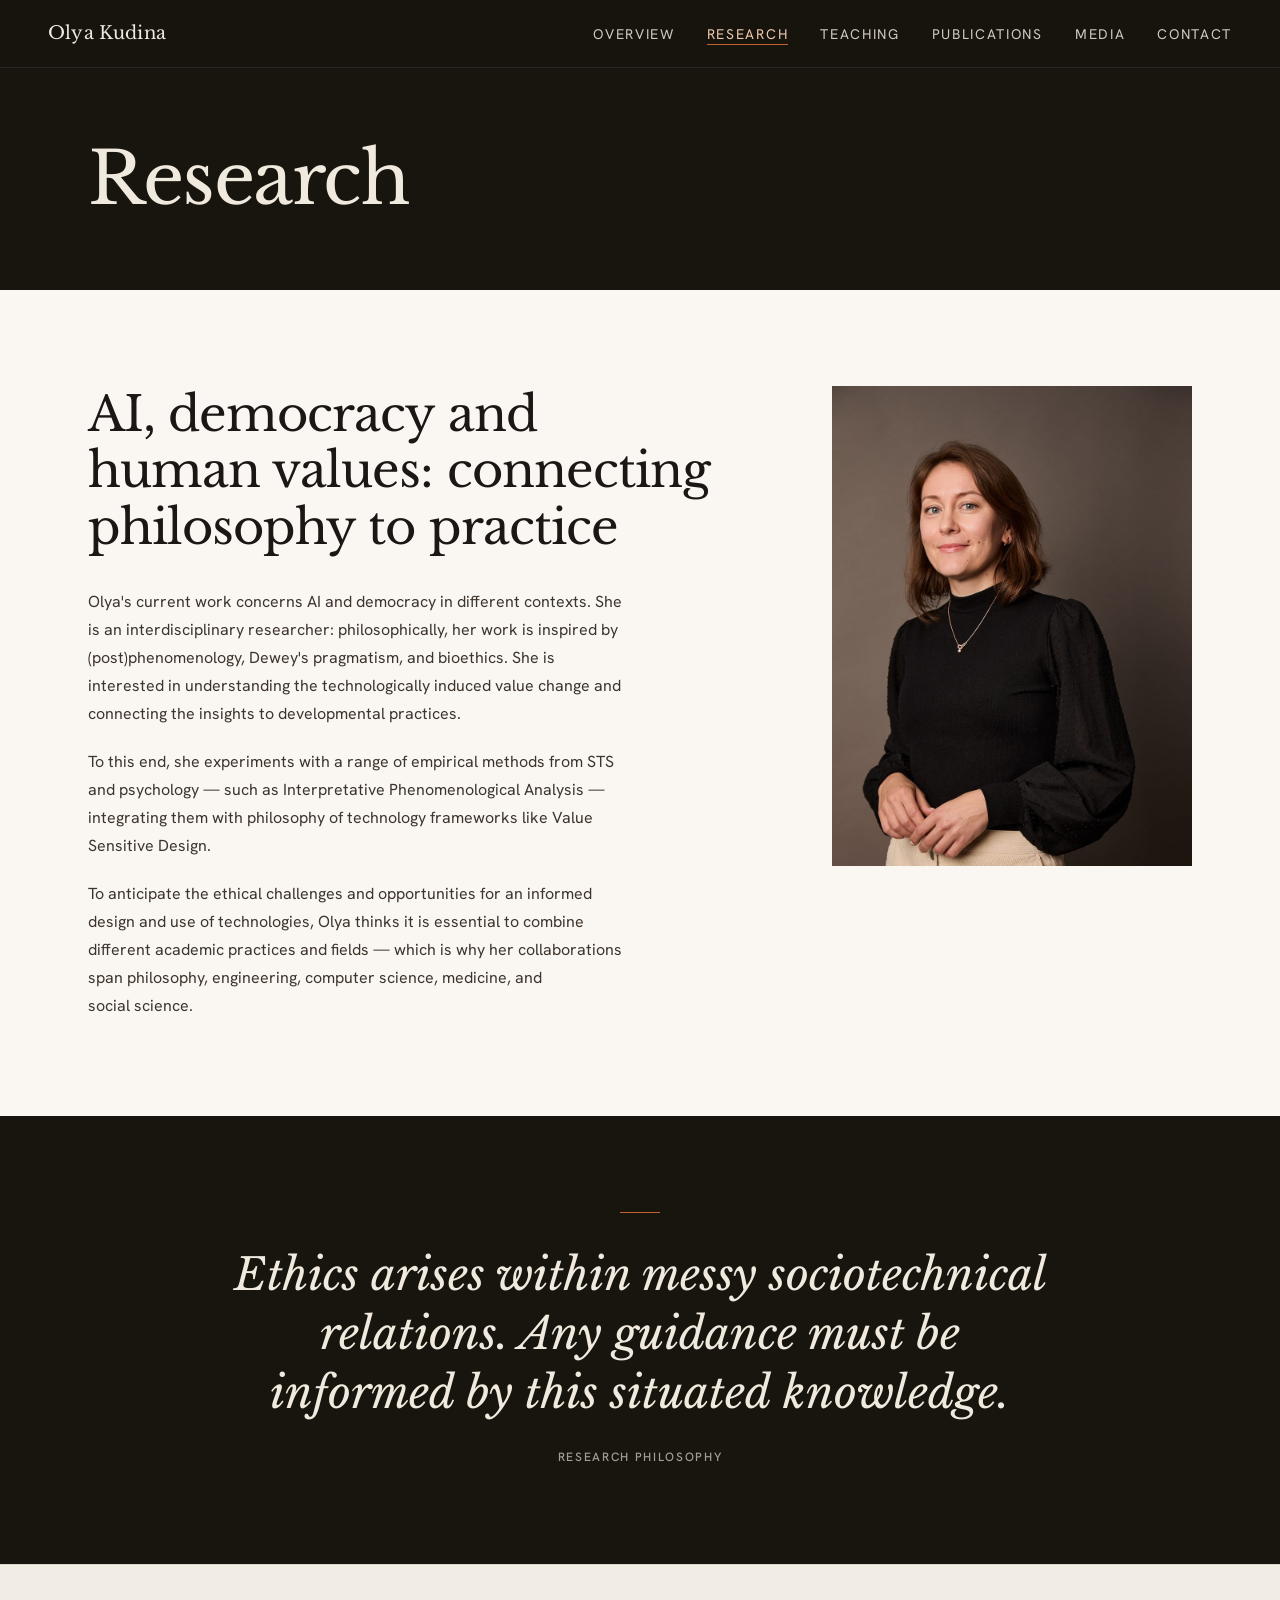
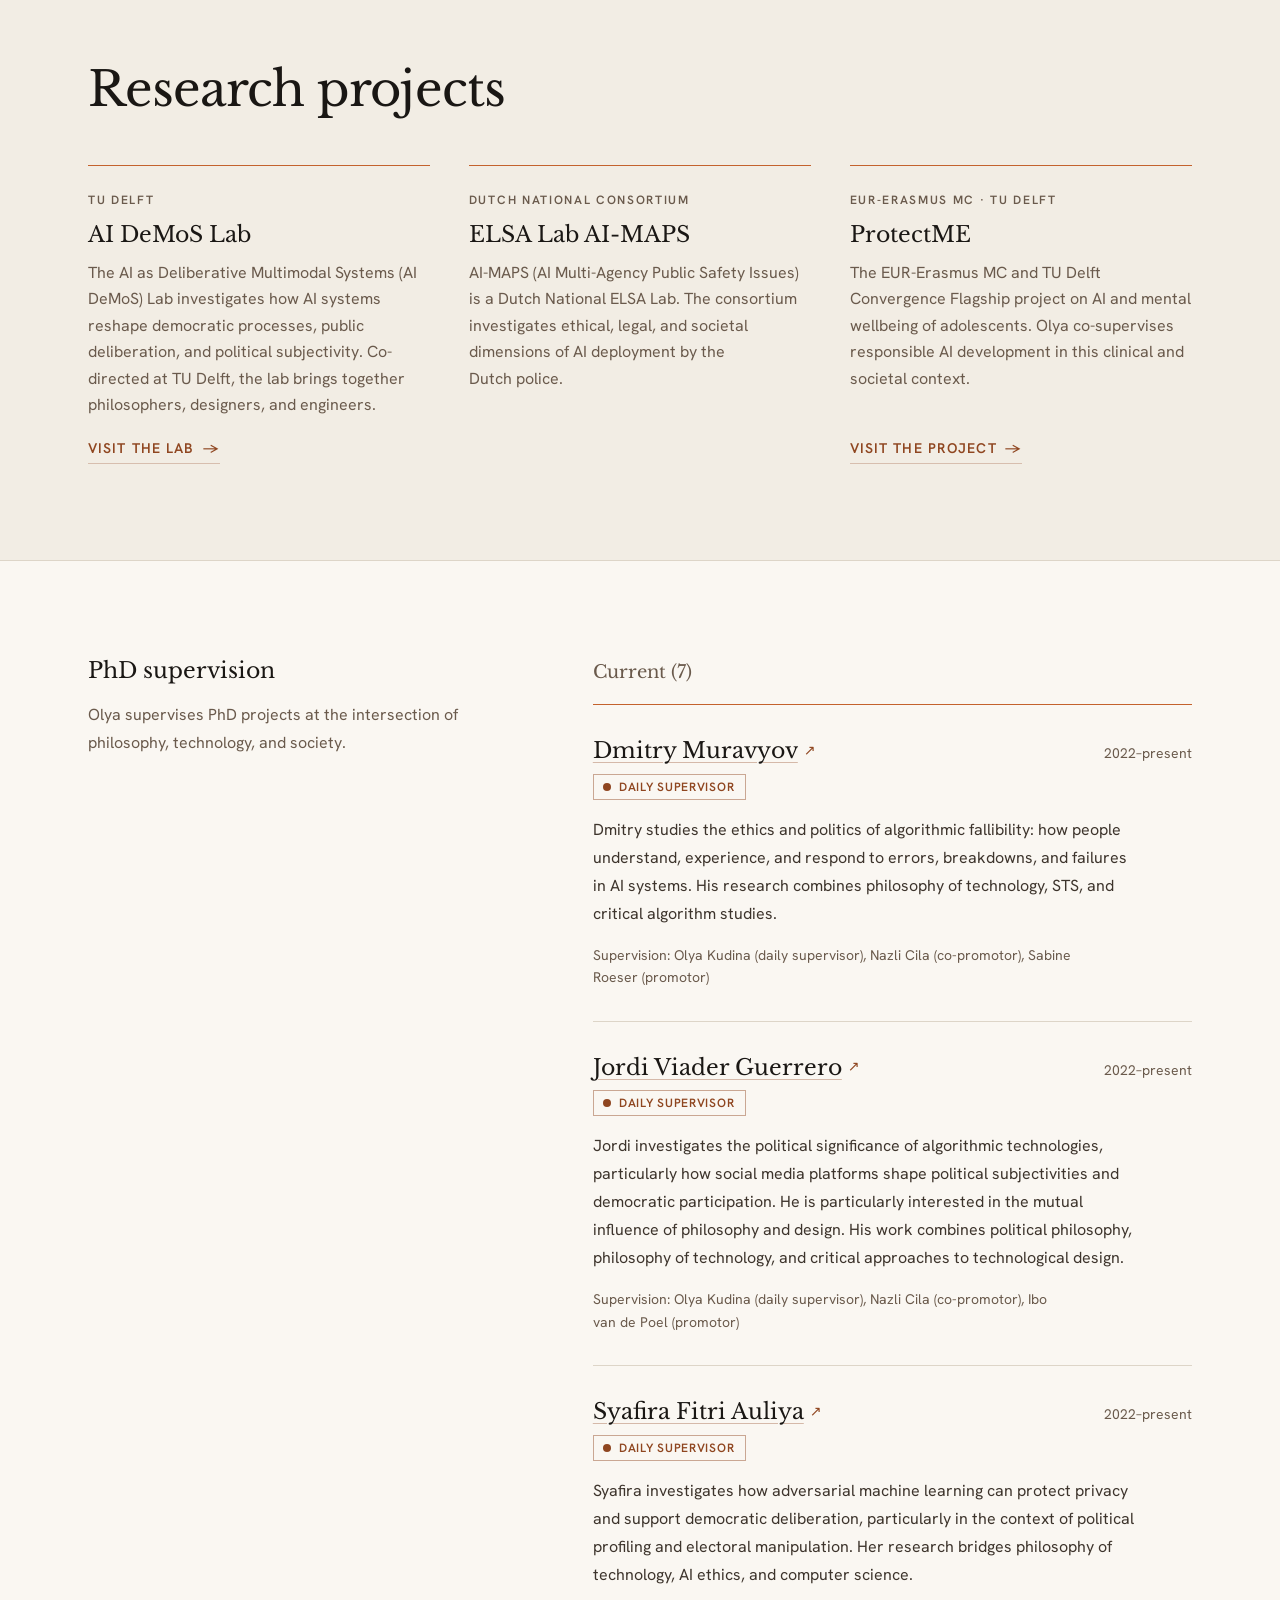
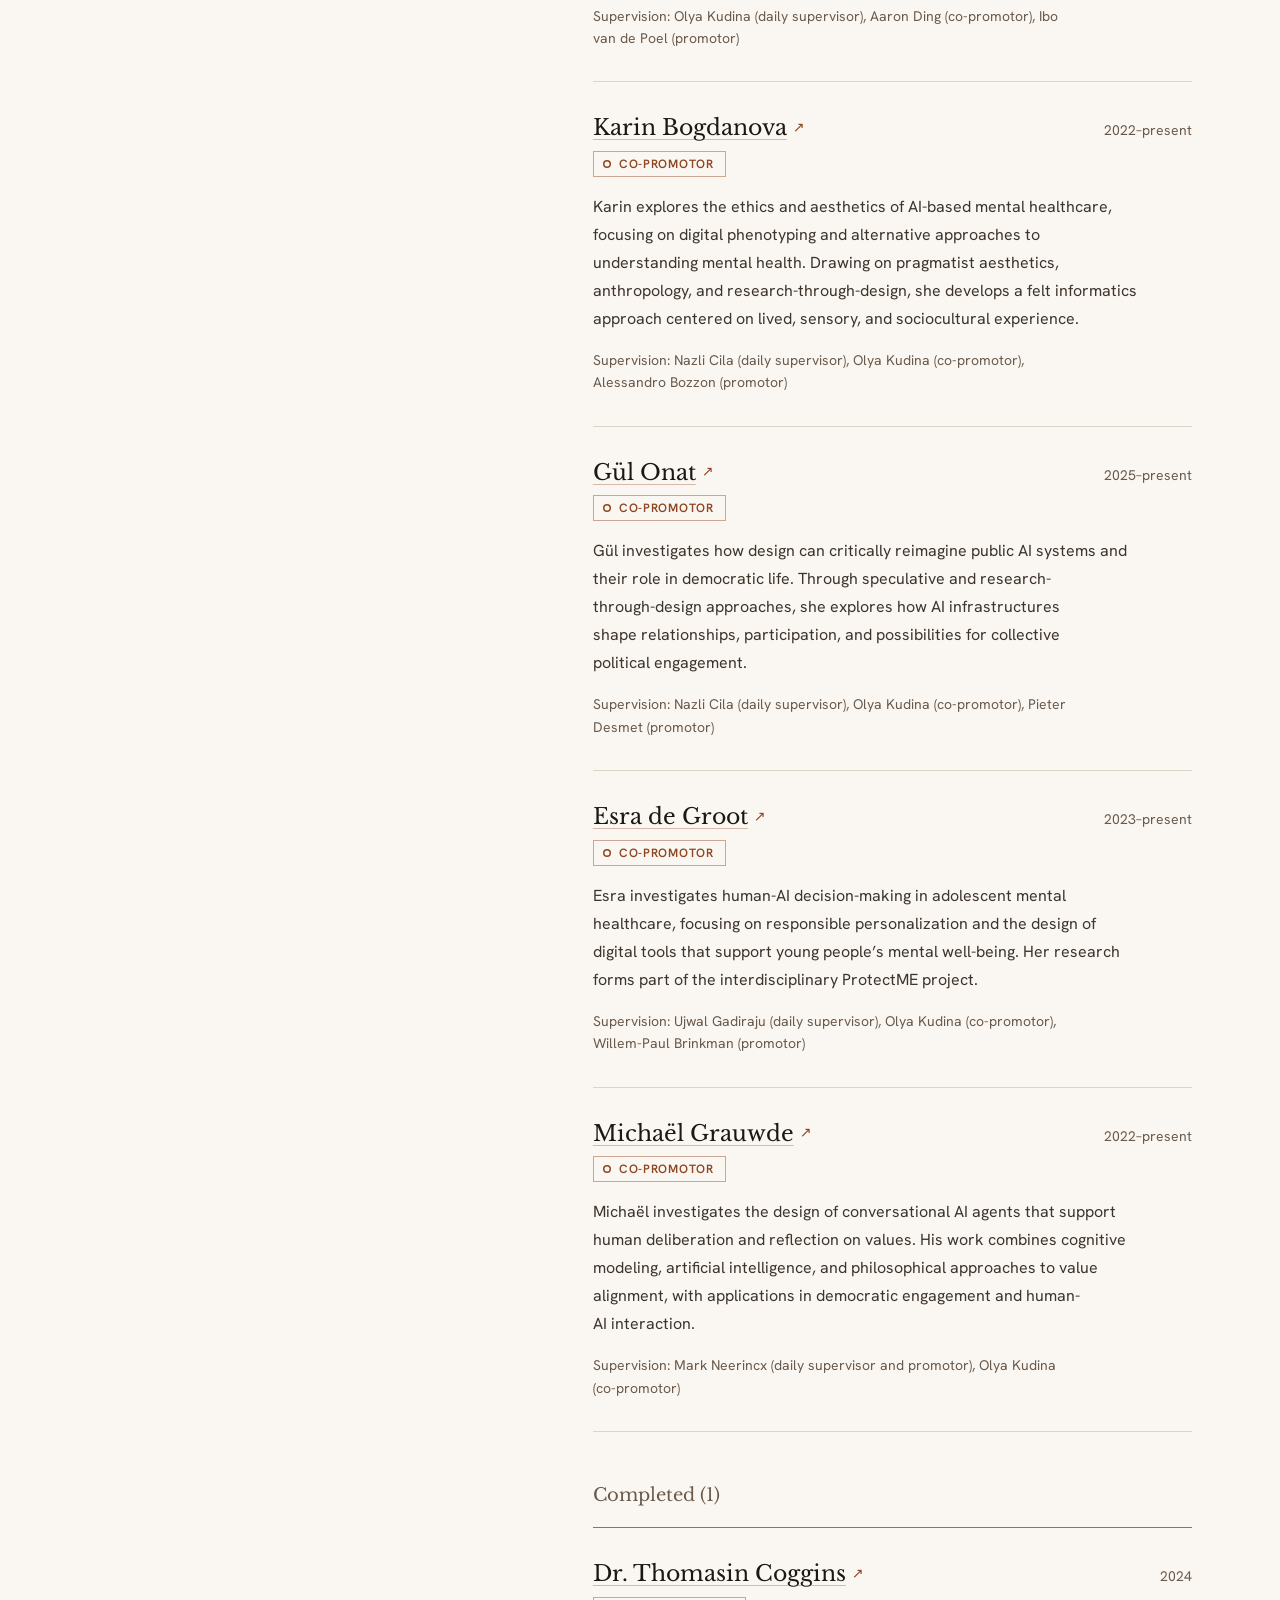
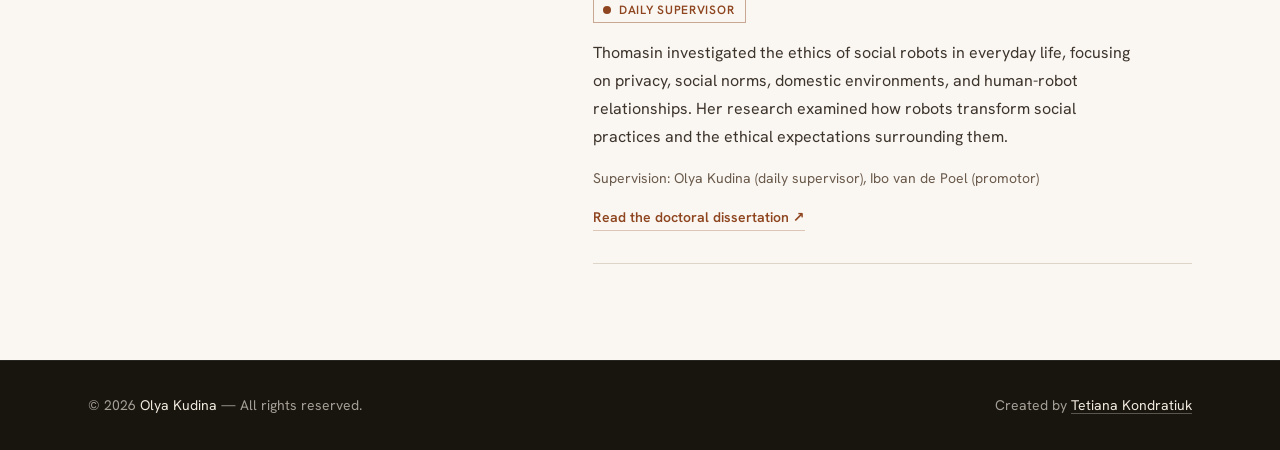
<file: research.html>
<!DOCTYPE html>
<html lang="en">
<head>
  <meta charset="UTF-8" />
  <meta name="viewport" content="width=device-width, initial-scale=1.0" />

  <title>Research — Olya Kudina</title>
  <meta name="description" content="Olya Kudina's research on AI, ethics, and democracy at TU Delft: AI DeMoS Lab, ELSA Lab AI-MAPS, ProtectME, and the PhD projects she supervises." />
  <meta name="author" content="Olya Kudina" />
  <link rel="canonical" href="https://www.olyakudina.com/research" />
  <meta property="og:type"        content="website" />
  <meta property="og:url"         content="https://www.olyakudina.com/research" />
  <meta property="og:title"       content="Research — Olya Kudina" />
  <meta property="og:description" content="AI ethics, democracy, and human-technology relations research at TU Delft." />
  <meta property="og:site_name"   content="Olya Kudina" />
  <meta property="og:locale"      content="en_US" />
  <meta property="og:image"       content="https://www.olyakudina.com/og-image.jpg" />
  <meta property="og:image:type"  content="image/jpeg" />
  <meta property="og:image:width" content="1200" />
  <meta property="og:image:height" content="630" />
  <meta property="og:image:alt"   content="Portrait of Olya Kudina, Associate Professor at TU Delft, ethics of technology and AI" />
  <meta name="twitter:card"       content="summary_large_image" />
  <meta name="twitter:image"      content="https://www.olyakudina.com/og-image.jpg" />

  <link rel="icon" href="./favicon.svg" type="image/svg+xml" />
  <link rel="preconnect" href="https://fonts.googleapis.com" />
  <link rel="preconnect" href="https://fonts.gstatic.com" crossorigin />
  <link href="https://fonts.googleapis.com/css2?family=Libre+Baskerville:ital,wght@0,400;0,700;1,400&family=Hanken+Grotesk:wght@400;500;600&display=swap" rel="stylesheet" />

  <link rel="stylesheet" href="./styles.css" />

  <style>
    /* ── Layout utils ───────────────────────────────────────────── */

    .section { padding-block: var(--s7); }

    /* ── Page Header ─────────────────────────────────────────────── */

    .page-header-inner {
      display: grid;
      grid-template-columns: 1fr auto;
      align-items: end;
      gap: var(--s4);
    }

    .page-header-meta {
      text-align: right;
    }
    .page-header-affil {
      font-family: var(--prose); font-size: 0.875rem; font-weight: 500;
      letter-spacing: 0.08em; color: var(--text-on-dark-soft);
      text-transform: uppercase; line-height: 2;
    }

    /* ── Research intro ─────────────────────────────────────────── */
    .research-intro {
      background: var(--cream);
      padding-block: var(--s7);
    }
    .research-top {
      display: grid;
      grid-template-columns: 1fr 360px;
      gap: clamp(2.5rem, 5vw, 5rem);
      align-items: start;
          }
    .research-lead {
      margin-bottom: var(--s4);
    }
    .research-body p {
      font-size: 1rem; line-height: 1.75;
      color: var(--ink-soft); margin-bottom: 1.25rem;
      text-wrap: pretty; max-width: 34rem; /* about 70 characters a line, WCAG 1.4.8 asks for under 80 */
    }
    .research-body p:last-child { margin-bottom: 0; }
    .research-body a {
      color: var(--accent-text);
      border-bottom: 1px solid rgba(143, 70, 32, 0.28);
      transition: border-color var(--dur) var(--ease);
    }
    .research-body a:hover { border-color: var(--accent-text); }
    .research-image-wrap {
      position: sticky;
      top: calc(var(--nav-h) + var(--s4));
      overflow: hidden;
    }
    .research-image {
      width: 100%;
      aspect-ratio: 3/4;
      object-fit: cover;
      object-position: center top;
      display: block;
    }

    /* ── PhD themes ─────────────────────────────────────────────── */
    .phd-section {
      display: grid;
      grid-template-columns: minmax(0, 1fr) minmax(0, 1.4fr);
      gap: var(--s3) clamp(2rem, 6vw, 5rem);
    }
    .phd-label {
      font-family: var(--serif); font-size: 1.375rem; font-weight: 400;
      line-height: 1.3; color: var(--ink); text-wrap: balance;
    }
    .phd-sub {
      margin-top: var(--s2);
      font-size: 1rem; line-height: 1.7; color: var(--muted);
      max-width: 24rem; text-wrap: pretty;
    }
    .phd-intro { position: sticky; top: calc(var(--nav-h) + var(--s4)); align-self: start; }
    .phd-group + .phd-group { margin-top: var(--s5); }
    .phd-group-title {
      font-family: var(--serif);
      font-size: 1.125rem;
      font-weight: 400;
      color: var(--muted);
      padding-bottom: var(--s2);
      border-bottom: 1px solid var(--accent);
    }
    .phd { padding-block: var(--s4); border-bottom: 1px solid var(--border); }
    .phd-head {
      display: flex;
      flex-wrap: wrap;
      align-items: baseline;
      justify-content: space-between;
      gap: 0.25rem var(--s3);
    }
    .phd-name {
      font-family: var(--serif);
      font-size: 1.375rem;
      font-weight: 400;
      line-height: 1.3;
    }
    /* names open the person's TU Delft profile: underlined at rest and marked as an outside link */
    .phd-name a {
      color: var(--ink);
      text-decoration: underline;
      text-decoration-thickness: 1px;
      text-decoration-color: rgba(143, 70, 32, 0.35);
      text-underline-offset: 0.2em;
      transition: color var(--dur) var(--ease), text-decoration-color var(--dur) var(--ease);
    }
    .phd-name a::after {
      content: '↗';
      display: inline-block;
      margin-left: 0.375rem;
      font-family: var(--prose);
      font-size: 0.875rem;
      color: var(--accent-text);
      vertical-align: 0.25em;
      transition: transform var(--dur) var(--ease);
    }
    .phd-name a:hover { color: var(--accent-text); text-decoration-color: var(--accent-text); }
    .phd-name a:hover::after { transform: translate(2px, -2px); }
    .phd-years { font-size: 0.875rem; color: var(--muted); white-space: nowrap; font-variant-numeric: tabular-nums; }
    /* Olya's own role, so a visitor sees it before reading the team line */
    .phd-role {
      display: inline-flex;
      align-items: center;
      gap: 0.5rem;
      margin-top: 0.5rem;
      padding: 0.25rem 0.75rem 0.25rem 0.625rem;
      font-size: 0.75rem;
      font-weight: 600;
      letter-spacing: 0.06em;
      text-transform: uppercase;
      line-height: 1.5;
    }
    /* the mark tells the two roles apart before the words do: solid for daily supervision, ring for co-promotor */
    .phd-role::before {
      content: '';
      width: 0.5rem;
      height: 0.5rem;
      border-radius: 50%;
      flex-shrink: 0;
    }
    .phd-role--daily { box-shadow: inset 0 0 0 1px rgba(143, 70, 32, 0.45); color: var(--accent-text); }
    .phd-role--daily::before { background: var(--accent-text); }
    .phd-role--co { box-shadow: inset 0 0 0 1px rgba(143, 70, 32, 0.45); color: var(--accent-text); }
    .phd-role--co::before { box-shadow: inset 0 0 0 1.5px var(--accent-text); }
    .phd-desc {
      margin-top: var(--s2);
      max-width: 34rem;
      font-size: 1rem;
      line-height: 1.75;
      color: var(--ink-soft);
      text-wrap: pretty;
    }
    .phd-team {
      margin-top: var(--s2);
      max-width: 30rem; /* smaller type, so a narrower column keeps lines under 80 characters */
      font-size: 0.875rem;
      line-height: 1.6;
      color: var(--muted);
    }
    .phd-doc {
      display: inline-block;
      margin-top: var(--s2);
      font-size: 0.875rem;
      font-weight: 600;
      color: var(--accent-text);
      border-bottom: 1px solid rgba(143, 70, 32, 0.28);
      transition: border-color var(--dur) var(--ease);
    }
    .phd-doc:hover { border-color: var(--accent-text); }

    /* ── Projects strip ─────────────────────────────────────────── */
    .projects-section {
      background: var(--cream-warm);
      padding-block: var(--s7);
      border-top: 1px solid var(--border);
      border-bottom: 1px solid var(--border);
    }
    .supervision-section { background: var(--cream); padding-block: var(--s7); }
    .projects-header {
      display: flex; align-items: baseline;
      justify-content: space-between; flex-wrap: wrap;
      gap: var(--s2); margin-bottom: var(--s5);
    }
    .projects-grid {
      display: grid;
      grid-template-columns: repeat(3, minmax(0, 1fr));
      gap: var(--s4) clamp(1.5rem, 3vw, 2.5rem);
    }
    .project-card {
      padding-top: var(--s3);
      border-top: 1px solid var(--accent);
      display: flex; flex-direction: column; gap: 0.625rem;
    }
    .project-partner {
      font-family: var(--prose); font-size: 0.75rem; font-weight: 600;
      letter-spacing: 0.14em; text-transform: uppercase;
      color: var(--muted);
    }
    .project-name {
      font-family: var(--serif); font-size: 1.375rem; font-weight: 400;
      color: var(--ink); line-height: 1.3;
    }
    .project-desc {
      font-family: var(--prose); font-size: 1rem;
      color: var(--muted); line-height: 1.65;
      text-wrap: pretty; max-width: 34rem;
    }
    .project-link {
      align-self: flex-start; margin-top: auto; padding-top: var(--s1);
      display: inline-flex; align-items: center; gap: 0.5rem;
      font-family: var(--prose); font-size: 0.875rem; font-weight: 600;
      letter-spacing: 0.08em; text-transform: uppercase;
      color: var(--accent-text);
      border-bottom: 1px solid rgba(143, 70, 32, 0.28); padding-bottom: 2px;
      transition: border-color var(--dur) var(--ease), gap var(--dur) var(--ease);
    }
    .project-link:hover { border-color: var(--accent-text); gap: 0.75rem; }

    /* ── Approach / pull-quote section ─────────────────────────── */
    .pull-quote-wrap {
      text-align: center;
      max-width: 900px;
      margin: 0 auto;
    }
    .thesis {
      background: var(--night);
      padding-block: var(--s7);
    }
    .pull-quote-rule {
      width: 2.5rem;
      height: 1px;
      background: var(--accent);
      margin: 0 auto var(--s4);
    }
    .pull-quote {
      font-family: var(--serif); font-style: italic;
      font-size: clamp(1.75rem, 3.8vw, 2.75rem);
      line-height: 1.35; color: var(--text-on-dark);
      margin-bottom: var(--s3);
      text-wrap: balance;
    }
    .pull-quote-attr {
      font-family: var(--prose); font-size: 0.75rem;
      font-weight: 500; letter-spacing: 0.14em;
      text-transform: uppercase; color: var(--text-on-dark-soft);
    }

    /* ── Responsive ─────────────────────────────────────────────── */
    @media (max-width: 900px) {
      .page-header-inner { grid-template-columns: 1fr; }
      .page-header-meta  { text-align: left; }
      .research-top { grid-template-columns: 1fr; }
      .phd-section { grid-template-columns: 1fr; }
      .phd-intro { position: static; }
      .research-image-wrap { position: static; max-width: 520px; }
      .research-image { aspect-ratio: 4/5; object-position: center 12%; }
      .projects-grid { grid-template-columns: 1fr; }
    }

    .footer { border-top: 1px solid var(--border-night); }

    @media (max-width: 600px) {
      .footer-inner { flex-direction: column; align-items: flex-start; }

      .research-intro,
      .supervision-section { padding-block: var(--s5); }
      .projects-section { padding-block: var(--s4); }
      .thesis { padding-block: var(--s6); }
    }
  </style>
  <!-- PostHog analytics (EU Cloud, cookieless: nothing stored in the browser) -->
  <script>
    !function(t,e){var o,n,p,r;e.__SV||(window.posthog&&window.posthog.__loaded)||(window.posthog=e,e._i=[],e.init=function(i,s,a){function g(t,e){var o=e.split(".");2==o.length&&(t=t[o[0]],e=o[1]),t[e]=function(){t.push([e].concat(Array.prototype.slice.call(arguments,0)))}}(p=t.createElement("script")).type="text/javascript",p.crossOrigin="anonymous",p.async=!0,p.src=s.api_host.replace(".i.posthog.com","-assets.i.posthog.com")+"/static/array.js",(r=t.getElementsByTagName("script")[0]).parentNode.insertBefore(p,r);var u=e;for(void 0!==a?u=e[a]=[]:a="posthog",u.people=u.people||[],u.toString=function(t){var e="posthog";return"posthog"!==a&&(e+="."+a),t||(e+=" (stub)"),e},u.people.toString=function(){return u.toString(1)+".people (stub)"},o="init capture register register_once unregister opt_out_capturing has_opted_out_capturing opt_in_capturing reset isFeatureEnabled getFeatureFlag identify alias people.set get_distinct_id".split(" "),n=0;n<o.length;n++)g(u,o[n]);e._i.push([i,s,a])},e.__SV=1)}(document,window.posthog||[]);
    if (!/^(localhost|127\.0\.0\.1)$/.test(location.hostname)) {
      posthog.init('phc_CXDHUJTQQ6gr3qJDiTbhoy8MBrS22nNwDvSoRvZmQjFB', {
        api_host: 'https://eu.i.posthog.com',
        persistence: 'memory',
        person_profiles: 'identified_only',
        disable_session_recording: true
      });
    }
  </script>
</head>
<body>
  <noscript><style>.reveal { opacity: 1 !important; transform: none !important; }</style></noscript>
  <a href="#main" class="skip-link">Skip to main content</a>

  <!-- ── Navigation ────────────────────────────────────────────── -->
  <header role="banner">
    <nav class="nav nav--page" id="nav" aria-label="Primary navigation">
      <a href="/" class="nav-logo" aria-label="Olya Kudina — home">Olya Kudina</a>
      <ul class="nav-links" role="list">
        <li><a href="/">Overview</a></li>
        <li><a href="/research" aria-current="page">Research</a></li>
        <li><a href="/teaching">Teaching</a></li>
        <li><a href="/publications">Publications</a></li>
        <li><a href="/media">Media</a></li>
        <li><a href="/#contact">Contact</a></li>
      </ul>
      <button class="nav-burger" id="burger"
        aria-label="Open navigation menu"
        aria-expanded="false"
        aria-controls="drawer">
        <span></span><span></span><span></span>
      </button>
    </nav>
    <div class="nav-drawer" id="drawer" role="navigation" aria-label="Mobile navigation">
      <a href="/" class="drawer-link">Overview</a>
      <a href="/research" class="drawer-link" aria-current="page">Research</a>
      <a href="/teaching" class="drawer-link">Teaching</a>
      <a href="/publications" class="drawer-link">Publications</a>
      <a href="/media" class="drawer-link">Media</a>
      <a href="/#contact" class="drawer-link">Contact</a>
    </div>
  </header>

  <!-- ── Page Header ───────────────────────────────────────────── -->
  <div class="page-header" aria-label="Page header">
    <div class="wrap">
      <div class="page-header-inner">
        <div>
          <h1 class="page-title reveal">Research</h1>
        </div>
      </div>
    </div>
  </div>

  <!-- ── Main ──────────────────────────────────────────────────── -->
  <main id="main">

    <!-- ── Research introduction ─────────────────────────────── -->
    <section class="research-intro" aria-labelledby="research-h2">
      <div class="wrap">
        <div class="research-top">

          <!-- Left: text -->
          <div>
            <h2 class="section-heading reveal" id="research-h2">AI, democracy and human values: connecting philosophy to&nbsp;practice</h2>

            <div class="research-body reveal reveal-d2" style="margin-top: var(--s4);">
              <p>
                Olya's current work concerns AI and democracy in different contexts. She is an interdisciplinary researcher: philosophically, her work is inspired by (post)phenomenology, Dewey's pragmatism, and bioethics. She is interested in understanding the technologically induced value change and connecting the insights to developmental practices.
              </p>
              <p>
                To this end, she experiments with a range of empirical methods from STS and psychology — such as Interpretative Phenomenological Analysis — integrating them with philosophy of technology frameworks like Value Sensitive Design.
              </p>
              <p>
                To anticipate the ethical challenges and opportunities for an informed design and use of technologies, Olya thinks it is essential to combine different academic practices and fields — which is why her collaborations span philosophy, engineering, computer science, medicine, and social science.
              </p>
            </div>
          </div>

          <!-- Right: portrait -->
          <div class="research-image-wrap reveal reveal-d2">
            <img class="research-image" src="./about-web.jpg" alt="Olya Kudina, Associate Professor at TU Delft" loading="eager" />
          </div>

        </div>
      </div>
    </section>

    <!-- ── Thesis ────────────────────────────────────────────── -->
    <section class="thesis" aria-label="Research philosophy">
      <div class="wrap">
        <div class="pull-quote-wrap reveal">
          <div class="pull-quote-rule" aria-hidden="true"></div>
          <p class="pull-quote">
            Ethics arises within messy sociotechnical relations. Any guidance must be informed by this situated&nbsp;knowledge.
          </p>
          <p class="pull-quote-attr">Research philosophy</p>
        </div>
      </div>
    </section>

    <!-- ── Research projects strip ───────────────────────────── -->
    <section class="projects-section" aria-labelledby="projects-h2">
      <div class="wrap">
        <div class="projects-header reveal">
          <div>
            <h2 class="section-heading" id="projects-h2">Research projects</h2>
          </div>
        </div>
        <div class="projects-grid reveal reveal-d1">
          <div class="project-card">
            <p class="project-partner">TU Delft</p>
            <h3 class="project-name">AI DeMoS Lab</h3>
            <p class="project-desc">
              The AI as Deliberative Multimodal Systems (AI DeMoS) Lab investigates how AI systems reshape democratic processes, public deliberation, and political subjectivity. Co-directed at TU Delft, the lab brings together philosophers, designers, and engineers.
            </p>
            <a class="project-link" href="https://www.tudelft.nl/ai/ai-demos-lab" target="_blank" rel="noopener noreferrer">Visit the lab <span aria-hidden="true">→</span></a>
          </div>
          <div class="project-card">
            <p class="project-partner">Dutch National Consortium</p>
            <h3 class="project-name">ELSA Lab AI-MAPS</h3>
            <p class="project-desc">
              AI-MAPS (AI Multi-Agency Public Safety Issues) is a Dutch National ELSA Lab. The consortium investigates ethical, legal, and societal dimensions of AI deployment by the Dutch police.
            </p>
          </div>
          <div class="project-card">
            <p class="project-partner">EUR-Erasmus MC · TU Delft</p>
            <h3 class="project-name">ProtectME</h3>
            <p class="project-desc">
              The EUR-Erasmus MC and TU Delft Convergence Flagship project on AI and mental wellbeing of adolescents. Olya co-supervises responsible AI development in this clinical and societal context.
            </p>
            <a class="project-link" href="https://convergence.nl/health-technology/programs/protect-me/" target="_blank" rel="noopener noreferrer">Visit the project <span aria-hidden="true">→</span></a>
          </div>
        </div>
      </div>
    </section>

    <!-- ── PhD supervision ───────────────────────────────────── -->
    <section class="supervision-section" aria-labelledby="phd-h2">
      <div class="wrap">
      <div class="phd-section reveal reveal-d3" id="supervision">
        <div class="phd-intro">
          <h2 class="phd-label" id="phd-h2">PhD supervision</h2>
          <p class="phd-sub">Olya supervises PhD projects at the intersection of philosophy, technology, and society.</p>
        </div>
        <div>
          <section class="phd-group" aria-labelledby="phd-current">
            <h3 class="phd-group-title" id="phd-current">Current (7)</h3>
            <article class="phd">
              <div class="phd-head">
                <h4 class="phd-name"><a href="https://research.tudelft.nl/en/persons/dmitry-muravyov/publications/" target="_blank" rel="noopener noreferrer">Dmitry Muravyov</a></h4>
                <span class="phd-years">2022–present</span>
              </div>
              <p class="phd-role phd-role--daily">Daily supervisor</p>
              <p class="phd-desc">Dmitry studies the ethics and politics of algorithmic fallibility: how people understand, experience, and respond to errors, breakdowns, and failures in AI systems. His research combines philosophy of technology, STS, and critical algorithm studies.</p>
              <p class="phd-team">Supervision: Olya Kudina (daily supervisor), Nazli Cila (co-promotor), Sabine Roeser (promotor)</p>
            </article>
            <article class="phd">
              <div class="phd-head">
                <h4 class="phd-name"><a href="https://research.tudelft.nl/en/persons/j-viader-guerrero/publications/" target="_blank" rel="noopener noreferrer">Jordi Viader Guerrero</a></h4>
                <span class="phd-years">2022–present</span>
              </div>
              <p class="phd-role phd-role--daily">Daily supervisor</p>
              <p class="phd-desc">Jordi investigates the political significance of algorithmic technologies, particularly how social media platforms shape political subjectivities and democratic participation. He is particularly interested in the mutual influence of philosophy and design. His work combines political philosophy, philosophy of technology, and critical approaches to technological design.</p>
              <p class="phd-team">Supervision: Olya Kudina (daily supervisor), Nazli Cila (co-promotor), Ibo van de Poel (promotor)</p>
            </article>
            <article class="phd">
              <div class="phd-head">
                <h4 class="phd-name"><a href="https://research.tudelft.nl/en/persons/sf-auliya/" target="_blank" rel="noopener noreferrer">Syafira Fitri Auliya</a></h4>
                <span class="phd-years">2022–present</span>
              </div>
              <p class="phd-role phd-role--daily">Daily supervisor</p>
              <p class="phd-desc">Syafira investigates how adversarial machine learning can protect privacy and support democratic deliberation, particularly in the context of political profiling and electoral manipulation. Her research bridges philosophy of technology, AI ethics, and computer science.</p>
              <p class="phd-team">Supervision: Olya Kudina (daily supervisor), Aaron Ding (co-promotor), Ibo van de Poel (promotor)</p>
            </article>
            <article class="phd">
              <div class="phd-head">
                <h4 class="phd-name"><a href="https://research.tudelft.nl/en/persons/karin-bogdanova/" target="_blank" rel="noopener noreferrer">Karin Bogdanova</a></h4>
                <span class="phd-years">2022–present</span>
              </div>
              <p class="phd-role phd-role--co">Co-promotor</p>
              <p class="phd-desc">Karin explores the ethics and aesthetics of AI-based mental healthcare, focusing on digital phenotyping and alternative approaches to understanding mental health. Drawing on pragmatist aesthetics, anthropology, and research-through-design, she develops a felt informatics approach centered on lived, sensory, and sociocultural experience.</p>
              <p class="phd-team">Supervision: Nazli Cila (daily supervisor), Olya Kudina (co-promotor), Alessandro Bozzon (promotor)</p>
            </article>
            <article class="phd">
              <div class="phd-head">
                <h4 class="phd-name"><a href="https://research.tudelft.nl/en/persons/g%C3%BCl-onat/" target="_blank" rel="noopener noreferrer">Gül Onat</a></h4>
                <span class="phd-years">2025–present</span>
              </div>
              <p class="phd-role phd-role--co">Co-promotor</p>
              <p class="phd-desc">Gül investigates how design can critically reimagine public AI systems and their role in democratic life. Through speculative and research-through-design approaches, she explores how AI infrastructures shape relationships, participation, and possibilities for collective political engagement.</p>
              <p class="phd-team">Supervision: Nazli Cila (daily supervisor), Olya Kudina (co-promotor), Pieter Desmet (promotor)</p>
            </article>
            <article class="phd">
              <div class="phd-head">
                <h4 class="phd-name"><a href="https://research.tudelft.nl/en/persons/ecs-de-groot/publications/" target="_blank" rel="noopener noreferrer">Esra de Groot</a></h4>
                <span class="phd-years">2023–present</span>
              </div>
              <p class="phd-role phd-role--co">Co-promotor</p>
              <p class="phd-desc">Esra investigates human-AI decision-making in adolescent mental healthcare, focusing on responsible personalization and the design of digital tools that support young people’s mental well-being. Her research forms part of the interdisciplinary ProtectME project.</p>
              <p class="phd-team">Supervision: Ujwal Gadiraju (daily supervisor), Olya Kudina (co-promotor), Willem-Paul Brinkman (promotor)</p>
            </article>
            <article class="phd">
              <div class="phd-head">
                <h4 class="phd-name"><a href="https://research.tudelft.nl/en/persons/mnj-grauwde/publications/" target="_blank" rel="noopener noreferrer">Michaël Grauwde</a></h4>
                <span class="phd-years">2022–present</span>
              </div>
              <p class="phd-role phd-role--co">Co-promotor</p>
              <p class="phd-desc">Michaël investigates the design of conversational AI agents that support human deliberation and reflection on values. His work combines cognitive modeling, artificial intelligence, and philosophical approaches to value alignment, with applications in democratic engagement and human-AI interaction.</p>
              <p class="phd-team">Supervision: Mark Neerincx (daily supervisor and promotor), Olya Kudina (co-promotor)</p>
            </article>
          </section>
          <section class="phd-group" aria-labelledby="phd-done">
            <h3 class="phd-group-title" id="phd-done">Completed (1)</h3>
            <article class="phd">
              <div class="phd-head">
                <h4 class="phd-name"><a href="https://www.ru.nl/en/people/coggins-t" target="_blank" rel="noopener noreferrer">Dr. Thomasin Coggins</a></h4>
                <span class="phd-years">2024</span>
              </div>
              <p class="phd-role phd-role--daily">Daily supervisor</p>
              <p class="phd-desc">Thomasin investigated the ethics of social robots in everyday life, focusing on privacy, social norms, domestic environments, and human-robot relationships. Her research examined how robots transform social practices and the ethical expectations surrounding them.</p>
              <p class="phd-team">Supervision: Olya Kudina (daily supervisor), Ibo van de Poel (promotor)</p>
              <a class="phd-doc" href="https://pure.tudelft.nl/ws/portalfiles/portal/178123732/COGGINS_book3.pdf" target="_blank" rel="noopener noreferrer">Read the doctoral dissertation <span aria-hidden="true">↗</span></a>
            </article>
          </section>
        </div>
      </div>
      </div>
    </section>

  </main>

  <!-- ── Footer ────────────────────────────────────────────────── -->
  <footer class="footer" role="contentinfo">
    <div class="wrap">
      <div class="footer-inner">
        <p class="footer-copy">&copy; 2026 <strong>Olya Kudina</strong> &mdash; All rights reserved.</p>        <p class="footer-credit">Created by <a href="https://www.linkedin.com/in/tetiana-v-kondratiuk/" target="_blank" rel="noopener noreferrer">Tetiana Kondratiuk</a></p>
      </div>
    </div>
  </footer>

  <script>
    /* ── Nav scroll: dark → solid ────────────────────────────── */
    const nav = document.getElementById('nav');
    function onScroll() {
      const pageHeader = document.querySelector('.page-header');
      const headerBottom = pageHeader ? pageHeader.offsetTop + pageHeader.offsetHeight : 0;
      nav.classList.toggle('solid', window.scrollY > headerBottom - 80);
    }
    window.addEventListener('scroll', onScroll, { passive: true });
    onScroll();

    /* ── Mobile nav ──────────────────────────────────────────── */
    const burger = document.getElementById('burger');
    const drawer = document.getElementById('drawer');

    burger.addEventListener('click', () => {
      const open = burger.getAttribute('aria-expanded') === 'true';
      burger.setAttribute('aria-expanded', String(!open));
      drawer.classList.toggle('open', !open);
      burger.setAttribute('aria-label', !open ? 'Close navigation menu' : 'Open navigation menu');
    });

    drawer.querySelectorAll('a').forEach(a => {
      a.addEventListener('click', () => {
        burger.setAttribute('aria-expanded', 'false');
        drawer.classList.remove('open');
        burger.setAttribute('aria-label', 'Open navigation menu');
      });
    });

    document.addEventListener('keydown', (e) => {
      if (e.key === 'Escape' && burger.getAttribute('aria-expanded') === 'true') {
        burger.setAttribute('aria-expanded', 'false');
        drawer.classList.remove('open');
        burger.setAttribute('aria-label', 'Open navigation menu');
        burger.focus();
      }
    });

    /* ── Scroll-triggered reveals ────────────────────────────── */
    const revealObserver = new IntersectionObserver((entries) => {
      entries.forEach(e => {
        if (e.isIntersecting) {
          e.target.classList.add('in');
          revealObserver.unobserve(e.target);
        }
      });
    }, { threshold: 0.08, rootMargin: '0px 0px -40px 0px' });

    document.querySelectorAll('.reveal').forEach(el => revealObserver.observe(el));
  </script>
  <script src="/motion.js" defer></script>
</body>
</html>
</file>
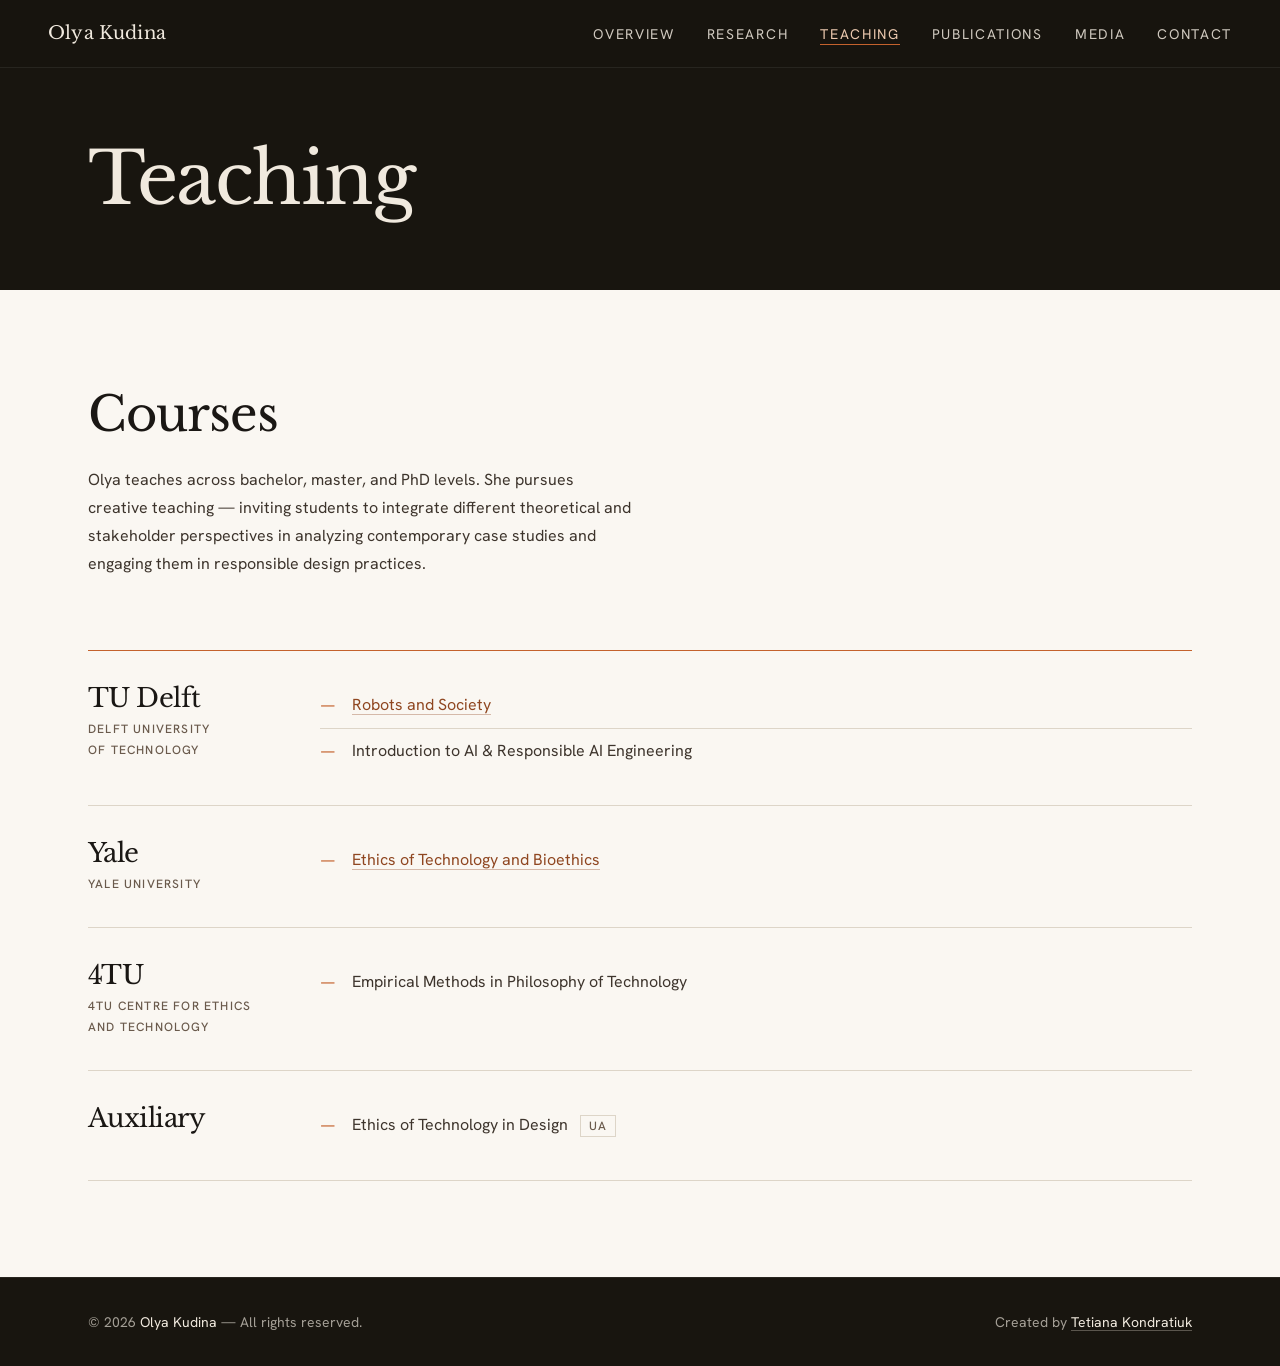
<file: teaching.html>
<!DOCTYPE html>
<html lang="en">
<head>
  <meta charset="UTF-8" />
  <meta name="viewport" content="width=device-width, initial-scale=1.0" />

  <title>Teaching — Olya Kudina</title>
  <meta name="description" content="Courses Olya Kudina teaches at TU Delft, Yale and 4TU, from bachelor to PhD level." />
  <meta name="author" content="Olya Kudina" />
  <link rel="canonical" href="https://www.olyakudina.com/teaching" />
  <meta property="og:type"        content="website" />
  <meta property="og:url"         content="https://www.olyakudina.com/teaching" />
  <meta property="og:title"       content="Teaching — Olya Kudina" />
  <meta property="og:description" content="University teaching on the ethics of technology and responsible AI." />
  <meta property="og:site_name"   content="Olya Kudina" />
  <meta property="og:locale"      content="en_US" />
  <meta property="og:image"       content="https://www.olyakudina.com/og-image.jpg" />
  <meta property="og:image:type"  content="image/jpeg" />
  <meta property="og:image:width" content="1200" />
  <meta property="og:image:height" content="630" />
  <meta property="og:image:alt"   content="Portrait of Olya Kudina, Associate Professor at TU Delft, ethics of technology and AI" />
  <meta name="twitter:card"       content="summary_large_image" />
  <meta name="twitter:image"      content="https://www.olyakudina.com/og-image.jpg" />

  <link rel="icon" href="./favicon.svg" type="image/svg+xml" />
  <link rel="preconnect" href="https://fonts.googleapis.com" />
  <link rel="preconnect" href="https://fonts.gstatic.com" crossorigin />
  <link href="https://fonts.googleapis.com/css2?family=Libre+Baskerville:ital,wght@0,400;0,700;1,400&family=Hanken+Grotesk:wght@400;500;600&display=swap" rel="stylesheet" />

  <link rel="stylesheet" href="./styles.css" />

  <style>
    /* ── Courses ────────────────────────────────────────────────── */
    .teaching-section {
      background: var(--cream);
      padding-block: var(--s7);
    }
    .teaching-header { margin-bottom: var(--s6); }
    .teaching-intro {
      margin-top: var(--s3);
      font-size: 1rem; line-height: 1.75;
      color: var(--ink-soft); max-width: 34rem;
      text-wrap: pretty;
    }
    .courses-grid { display: flex; flex-direction: column; }
    .course-row {
      display: grid;
      grid-template-columns: 200px 1fr;
      gap: var(--s4);
      padding: var(--s4) 0;
      border-bottom: 1px solid var(--border);
      align-items: start;
    }
    .course-row:first-child { border-top: 1px solid var(--accent); }
    .course-inst-wrap { padding-top: 0.125rem; }
    .course-inst {
      font-family: var(--serif); font-size: 1.625rem; font-weight: 400;
      letter-spacing: -0.02em; color: var(--ink);
      line-height: 1;
    }
    .course-inst-full {
      font-family: var(--prose); font-size: 0.75rem; font-weight: 500;
      letter-spacing: 0.1em; text-transform: uppercase;
      color: var(--muted); margin-top: 0.5rem;
    }
    .course-list { display: flex; flex-direction: column; }
    .course-item {
      padding: 0.625rem 0;
      border-bottom: 1px solid var(--border);
      display: flex; align-items: baseline; gap: var(--s2);
    }
    .course-item:last-child { border-bottom: none; }
    .course-item::before {
      content: '—';
      font-family: var(--serif); color: var(--accent);
      font-size: 0.875rem; flex-shrink: 0;
    }
    .course-name {
      font-family: var(--prose); font-size: 1rem;
      color: var(--ink-soft); line-height: 1.5;
    }
    .course-name a {
      color: var(--accent-text);
      text-decoration: underline;
      text-decoration-color: rgba(143, 70, 32, 0.35);
      text-underline-offset: 4px;
      transition: text-decoration-color var(--dur) var(--ease);
    }
    .course-name a:hover { text-decoration-color: var(--accent-text); }
    .course-lang {
      font-family: var(--prose); font-size: 0.75rem; font-weight: 500;
      letter-spacing: 0.1em; text-transform: uppercase;
      color: var(--muted);
      border: 1px solid var(--border);
      padding: 0.125rem 0.5rem; margin-left: 0.5rem;
    }

    .footer { border-top: 1px solid var(--border-night); }

    @media (max-width: 900px) {
      .course-row { grid-template-columns: 140px 1fr; gap: var(--s3); }
    }
    @media (max-width: 600px) {
      .footer-inner { flex-direction: column; align-items: flex-start; }
      .course-row { grid-template-columns: 1fr; gap: var(--s2); }
      .course-inst { font-size: 1.25rem; }
      .teaching-section { padding-block: var(--s5); }
      .teaching-header { margin-bottom: var(--s4); }
    }
  </style>
  <!-- PostHog analytics (EU Cloud, cookieless: nothing stored in the browser) -->
  <script>
    !function(t,e){var o,n,p,r;e.__SV||(window.posthog&&window.posthog.__loaded)||(window.posthog=e,e._i=[],e.init=function(i,s,a){function g(t,e){var o=e.split(".");2==o.length&&(t=t[o[0]],e=o[1]),t[e]=function(){t.push([e].concat(Array.prototype.slice.call(arguments,0)))}}(p=t.createElement("script")).type="text/javascript",p.crossOrigin="anonymous",p.async=!0,p.src=s.api_host.replace(".i.posthog.com","-assets.i.posthog.com")+"/static/array.js",(r=t.getElementsByTagName("script")[0]).parentNode.insertBefore(p,r);var u=e;for(void 0!==a?u=e[a]=[]:a="posthog",u.people=u.people||[],u.toString=function(t){var e="posthog";return"posthog"!==a&&(e+="."+a),t||(e+=" (stub)"),e},u.people.toString=function(){return u.toString(1)+".people (stub)"},o="init capture register register_once unregister opt_out_capturing has_opted_out_capturing opt_in_capturing reset isFeatureEnabled getFeatureFlag identify alias people.set get_distinct_id".split(" "),n=0;n<o.length;n++)g(u,o[n]);e._i.push([i,s,a])},e.__SV=1)}(document,window.posthog||[]);
    if (!/^(localhost|127\.0\.0\.1)$/.test(location.hostname)) {
      posthog.init('phc_CXDHUJTQQ6gr3qJDiTbhoy8MBrS22nNwDvSoRvZmQjFB', {
        api_host: 'https://eu.i.posthog.com',
        persistence: 'memory',
        person_profiles: 'identified_only',
        disable_session_recording: true
      });
    }
  </script>
</head>
<body>
  <noscript><style>.reveal { opacity: 1 !important; transform: none !important; }</style></noscript>
  <a href="#main" class="skip-link">Skip to main content</a>

  <!-- ── Navigation ────────────────────────────────────────────── -->
  <header role="banner">
    <nav class="nav nav--page" id="nav" aria-label="Primary navigation">
      <a href="/" class="nav-logo" aria-label="Olya Kudina — home">Olya Kudina</a>
      <ul class="nav-links" role="list">
        <li><a href="/">Overview</a></li>
        <li><a href="/research">Research</a></li>
        <li><a href="/teaching" aria-current="page">Teaching</a></li>
        <li><a href="/publications">Publications</a></li>
        <li><a href="/media">Media</a></li>
        <li><a href="/#contact">Contact</a></li>
      </ul>
      <button class="nav-burger" id="burger"
        aria-label="Open navigation menu"
        aria-expanded="false"
        aria-controls="drawer">
        <span></span><span></span><span></span>
      </button>
    </nav>
    <div class="nav-drawer" id="drawer" role="navigation" aria-label="Mobile navigation">
      <a href="/" class="drawer-link">Overview</a>
      <a href="/research" class="drawer-link">Research</a>
      <a href="/teaching" class="drawer-link" aria-current="page">Teaching</a>
      <a href="/publications" class="drawer-link">Publications</a>
      <a href="/media" class="drawer-link">Media</a>
      <a href="/#contact" class="drawer-link">Contact</a>
    </div>
  </header>

  <!-- ── Page Header ───────────────────────────────────────────── -->
  <div class="page-header" aria-label="Page header">
    <div class="wrap">
      <h1 class="page-title reveal">Teaching</h1>
    </div>
  </div>

  <!-- ── Main ──────────────────────────────────────────────────── -->
  <main id="main">

    <!-- ── Teaching ───────────────────────────────────────────── -->
    <section class="teaching-section" aria-labelledby="teaching-h2">
      <div class="wrap">

        <div class="teaching-header reveal">
          <h2 class="section-heading" id="teaching-h2">Courses</h2>
          <p class="teaching-intro">
            Olya teaches across bachelor, master, and PhD levels. She pursues creative teaching — inviting students to integrate different theoretical and stakeholder perspectives in analyzing contemporary case studies and engaging them in responsible design practices.
          </p>
        </div>

        <div class="courses-grid" role="list">

          <div class="course-row reveal reveal-d1" role="listitem">
            <div class="course-inst-wrap">
              <p class="course-inst" aria-label="TU Delft">TU Delft</p>
              <p class="course-inst-full">Delft University<br>of Technology</p>
            </div>
            <ul class="course-list" aria-label="Courses at TU Delft">
              <li class="course-item">
                <span class="course-name"><a href="https://www.tudelft.nl/ethics/ethics/teaching-activities/ethics-teaching/ethics-20/robots-and-society" target="_blank" rel="noopener noreferrer">Robots and Society</a></span>
              </li>
              <li class="course-item">
                <span class="course-name">Introduction to AI &amp; Responsible AI Engineering</span>
              </li>
            </ul>
          </div>

          <div class="course-row reveal reveal-d2" role="listitem">
            <div class="course-inst-wrap">
              <p class="course-inst" aria-label="Yale University">Yale</p>
              <p class="course-inst-full">Yale University</p>
            </div>
            <ul class="course-list" aria-label="Courses at Yale">
              <li class="course-item">
                <span class="course-name">
                  <a href="https://bioethics.yale.edu/2021-summer-seminars" target="_blank" rel="noopener noreferrer">Ethics of Technology and Bioethics</a>
                </span>
              </li>
            </ul>
          </div>

          <div class="course-row reveal reveal-d3" role="listitem">
            <div class="course-inst-wrap">
              <p class="course-inst">4TU</p>
              <p class="course-inst-full">4TU Centre for Ethics<br>and Technology</p>
            </div>
            <ul class="course-list" aria-label="Courses at 4TU">
              <li class="course-item">
                <span class="course-name">Empirical Methods in Philosophy of Technology</span>
              </li>
            </ul>
          </div>

          <div class="course-row reveal reveal-d4" role="listitem">
            <div class="course-inst-wrap">
              <p class="course-inst">Auxiliary</p>
            </div>
            <ul class="course-list" aria-label="Auxiliary courses">
              <li class="course-item">
                <span class="course-name">
                  Ethics of Technology in Design
                  <span class="course-lang" aria-label="Taught in Ukrainian">UA</span>
                </span>
              </li>
            </ul>
          </div>

        </div>
      </div>
    </section>

  </main>

  <!-- ── Footer ────────────────────────────────────────────────── -->
  <footer class="footer" role="contentinfo">
    <div class="wrap">
      <div class="footer-inner">
        <p class="footer-copy">&copy; 2026 <strong>Olya Kudina</strong> &mdash; All rights reserved.</p>        <p class="footer-credit">Created by <a href="https://www.linkedin.com/in/tetiana-v-kondratiuk/" target="_blank" rel="noopener noreferrer">Tetiana Kondratiuk</a></p>
      </div>
    </div>
  </footer>

  <script>
    /* ── Nav scroll: dark → solid ────────────────────────────── */
    const nav = document.getElementById('nav');
    function onScroll() {
      const pageHeader = document.querySelector('.page-header');
      const headerBottom = pageHeader ? pageHeader.offsetTop + pageHeader.offsetHeight : 0;
      nav.classList.toggle('solid', window.scrollY > headerBottom - 80);
    }
    window.addEventListener('scroll', onScroll, { passive: true });
    onScroll();

    /* ── Mobile nav ──────────────────────────────────────────── */
    const burger = document.getElementById('burger');
    const drawer = document.getElementById('drawer');

    burger.addEventListener('click', () => {
      const open = burger.getAttribute('aria-expanded') === 'true';
      burger.setAttribute('aria-expanded', String(!open));
      drawer.classList.toggle('open', !open);
      burger.setAttribute('aria-label', !open ? 'Close navigation menu' : 'Open navigation menu');
    });

    drawer.querySelectorAll('a').forEach(a => {
      a.addEventListener('click', () => {
        burger.setAttribute('aria-expanded', 'false');
        drawer.classList.remove('open');
        burger.setAttribute('aria-label', 'Open navigation menu');
      });
    });

    document.addEventListener('keydown', (e) => {
      if (e.key === 'Escape' && burger.getAttribute('aria-expanded') === 'true') {
        burger.setAttribute('aria-expanded', 'false');
        drawer.classList.remove('open');
        burger.setAttribute('aria-label', 'Open navigation menu');
        burger.focus();
      }
    });

    /* ── Scroll-triggered reveals ────────────────────────────── */
    const revealObserver = new IntersectionObserver((entries) => {
      entries.forEach(e => {
        if (e.isIntersecting) {
          e.target.classList.add('in');
          revealObserver.unobserve(e.target);
        }
      });
    }, { threshold: 0.08, rootMargin: '0px 0px -40px 0px' });

    document.querySelectorAll('.reveal').forEach(el => revealObserver.observe(el));
  </script>
  <script src="/motion.js" defer></script>
</body>
</html>
</file>
<file: styles.css>
/* Shared styles for every page. Page-specific rules stay in each page's own <style>. */

/* ── Tokens ─────────────────────────────────────────────────────── */
:root {
  --ink:          #1A1714;
  --ink-soft:     #3D342C;
  --muted:        #6A5A4C;   /* 5.7:1 on cream, 5.2:1 on cream-warm */
  --accent-text:  #8F4620;   /* terracotta for small text: 5.8:1 on cream */
  --cream:        #FAF7F2;
  --cream-warm:   #F2EDE4;
  --cream-deep:   #E8DFD3;
  --night:        #18150F;
  --night-lifted: #231E17;
  --accent:       #C4622D;
  --accent-dim:   #A8501F;
  --accent-glow:  rgba(196, 98, 45, 0.12);
  --accent-pale:  #ECC9AF;
  --border:       #DDD5C8;
  --border-night: rgba(255, 255, 255, 0.07);
  --text-on-dark: #F0E9DE;
  --text-on-dark-soft: rgba(240, 233, 222, 0.65);

  --serif: 'Libre Baskerville', Georgia, 'Times New Roman', serif;
  --prose: 'Hanken Grotesk', system-ui, sans-serif;

  --s1: 0.5rem;
  --s2: 1rem;
  --s3: 1.5rem;
  --s4: 2rem;
  --s5: 3rem;
  --s6: 4.5rem;
  --s7: 6rem;     /* vertical padding of every content block */

  --nav-h: 68px;
  --max-w: 1200px;
  --pad-x: clamp(1.5rem, 5vw, 3rem);

  --ease:     cubic-bezier(0.4, 0, 0.2, 1);
  --ease-out: cubic-bezier(0, 0, 0.2, 1);
  --dur:      0.28s;
  --dur-md:   0.55s;
}

/* ── Reset ──────────────────────────────────────────────────────── */
*, *::before, *::after { box-sizing: border-box; margin: 0; padding: 0; }

html {
  scroll-behavior: smooth;
  -webkit-text-size-adjust: 100%;
  color-scheme: light;
}

body {
  font-family: var(--prose);
  font-size: 1rem;
  line-height: 1.75;
  color: var(--ink);
  background: var(--cream);
  overflow-x: hidden;
}

img { max-width: 100%; height: auto; display: block; }
a { color: inherit; text-decoration: none; touch-action: manipulation; }
ul, ol { list-style: none; }
button { cursor: pointer; font: inherit; touch-action: manipulation; }

/* ── Accessibility ──────────────────────────────────────────────── */
.skip-link {
  position: absolute;
  top: -100px;
  left: var(--s3);
  padding: 0.625rem 1.25rem;
  background: var(--accent);
  color: #fff;
  font-family: var(--prose);
  font-size: 0.875rem;
  letter-spacing: 0.03em;
  z-index: 9999;
  transition: top 0.2s;
}
.skip-link:focus { top: var(--s2); }

:focus-visible {
  outline: 2px solid var(--accent);
  outline-offset: 2px;
  border-radius: 1px;
}

.sr-only {
  position: absolute;
  width: 1px;
  height: 1px;
  padding: 0;
  margin: -1px;
  overflow: hidden;
  clip: rect(0, 0, 0, 0);
  white-space: nowrap;
  border: 0;
}

/* ── Scroll reveals ─────────────────────────────────────────────── */
.reveal {
  opacity: 0;
  transform: translateY(28px);
  transition: opacity var(--dur-md) var(--ease-out),
              transform var(--dur-md) var(--ease-out);
}
.reveal.in { opacity: 1; transform: none; }
.reveal-d1 { transition-delay: 0.10s; }
.reveal-d2 { transition-delay: 0.20s; }
.reveal-d3 { transition-delay: 0.30s; }
.reveal-d4 { transition-delay: 0.40s; }
.reveal-d5 { transition-delay: 0.50s; }

/* ── Layout and headings ────────────────────────────────────────── */
.wrap {
  max-width: var(--max-w);
  margin-inline: auto;
  padding-inline: var(--pad-x);
}

.section-heading {
  font-family: var(--serif);
  font-size: clamp(1.875rem, 4vw, 3rem);
  font-weight: 400;
  line-height: 1.18;
  letter-spacing: -0.02em;
  text-wrap: balance;
}
.section-heading--light { color: var(--text-on-dark); }

/* ── Navigation ─────────────────────────────────────────────────── */
.nav {
  position: fixed;
  inset: 0 0 auto 0;
  height: var(--nav-h);
  display: flex;
  align-items: center;
  justify-content: space-between;
  padding: 0 var(--pad-x);
  z-index: 900;
  border-bottom: 1px solid transparent;
  transition: background var(--dur-md) var(--ease),
              box-shadow var(--dur-md) var(--ease),
              border-color var(--dur-md) var(--ease);
}

/* Inner pages: dark bar over the dark page header */
.nav--page {
  background: rgba(24, 21, 15, 0.92);
  backdrop-filter: blur(14px);
  -webkit-backdrop-filter: blur(14px);
  border-bottom-color: var(--border-night);
}

.nav.solid {
  background: rgba(250, 247, 242, 0.96);
  backdrop-filter: blur(14px);
  -webkit-backdrop-filter: blur(14px);
  box-shadow: 0 1px 0 var(--border);
  border-color: var(--border);
}

.nav-logo {
  font-family: var(--serif);
  font-size: 1.125rem;
  font-weight: 400;
  letter-spacing: 0.01em;
  color: var(--text-on-dark);
  transition: color var(--dur) var(--ease);
}
.nav.solid .nav-logo { color: var(--ink); }
.nav-logo:hover,
.nav.solid .nav-logo:hover { color: var(--accent); }

.nav-links {
  display: flex;
  align-items: center;
  gap: var(--s4);
}
.nav-links a {
  font-family: var(--prose);
  font-size: 0.875rem;
  font-weight: 400;
  letter-spacing: 0.12em;
  text-transform: uppercase;
  color: rgba(240, 233, 222, 0.85);
  position: relative;
  padding-bottom: 2px;
  transition: color var(--dur) var(--ease);
}
.nav.solid .nav-links a { color: var(--ink-soft); }
.nav-links a::after {
  content: '';
  position: absolute;
  bottom: 0;
  left: 0;
  width: 100%;
  height: 1px;
  background: var(--accent);
  transform: scaleX(0);
  transform-origin: left;
  transition: transform var(--dur-md) var(--ease-out);
}
.nav-links a:hover::after,
.nav-links a:focus-visible::after,
.nav-links a[aria-current="page"]::after { transform: scaleX(1); }
.nav-links a:hover { color: rgba(240, 233, 222, 1); }
.nav.solid .nav-links a:hover { color: var(--accent); }
.nav-links a[aria-current="page"] { color: var(--accent-pale); }
.nav.solid .nav-links a[aria-current="page"] { color: var(--accent); }

.nav-burger {
  display: none;
  flex-direction: column;
  align-items: center;
  justify-content: center;
  gap: 6px;
  background: none;
  border: none;
  padding: 10px;
  min-width: 44px;
  min-height: 44px;
}
.nav-burger span {
  display: block;
  width: 22px;
  height: 2px;
  background: var(--text-on-dark);
  transform-origin: center;
  transition: transform var(--dur) var(--ease), opacity var(--dur) var(--ease);
}
.nav.solid .nav-burger span { background: var(--ink); }
.nav-burger[aria-expanded="true"] span:nth-child(1) { transform: translateY(8px) rotate(45deg); }
.nav-burger[aria-expanded="true"] span:nth-child(2) { opacity: 0; transform: scaleX(0); }
.nav-burger[aria-expanded="true"] span:nth-child(3) { transform: translateY(-8px) rotate(-45deg); }

.nav-drawer {
  position: fixed;
  top: var(--nav-h);
  bottom: 0;
  inset-inline: 0;
  overflow-y: auto;
  overscroll-behavior: contain;
  background: var(--cream);
  backdrop-filter: blur(16px);
  -webkit-backdrop-filter: blur(16px);
  padding: var(--s4) var(--pad-x) var(--s5);
  display: flex;
  flex-direction: column;
  gap: var(--s3);
  transform: translateY(-110%);
  opacity: 0;
  visibility: hidden;
  transition: transform var(--dur-md) var(--ease),
              opacity var(--dur-md) var(--ease),
              visibility 0s var(--dur-md);
  z-index: 850;
  pointer-events: none;
  overscroll-behavior: contain;
}
.nav-drawer.open {
  transform: none;
  opacity: 1;
  visibility: visible;
  pointer-events: auto;
  transition: transform var(--dur-md) var(--ease),
              opacity var(--dur-md) var(--ease),
              visibility 0s;
}
/* the open menu covers the whole screen, so the page behind it stays put */
html:has(.nav-drawer.open) { overflow: hidden; }
.nav-drawer a {
  font-family: var(--serif);
  font-size: 1.625rem;
  font-weight: 400;
  color: var(--ink);
  transition: color var(--dur) var(--ease);
}
.nav-drawer a:hover { color: var(--accent); }

/* ── Inner page header ──────────────────────────────────────────── */
.page-header {
  background: var(--night);
  padding-top: calc(var(--nav-h) + var(--s6));
  padding-bottom: var(--s6);
}
.page-tag {
  font-family: var(--prose);
  font-size: 0.75rem;
  font-weight: 500;
  letter-spacing: 0.18em;
  text-transform: uppercase;
  color: var(--accent-pale);
  margin-bottom: var(--s2);
}
.page-title {
  font-family: var(--serif);
  font-size: clamp(2.375rem, 6vw, 4.5rem);
  font-weight: 400;
  line-height: 1.08;
  letter-spacing: -0.02em;
  color: var(--text-on-dark);
  text-wrap: balance;
}
.page-title em { font-style: italic; color: var(--accent-pale); }

/* ── Footer ─────────────────────────────────────────────────────── */
.footer {
  background: var(--night);
  padding: var(--s4) 0;
}
.footer-inner {
  display: flex;
  align-items: center;
  justify-content: space-between;
  flex-wrap: wrap;
  gap: var(--s2);
}
.footer-copy {
  font-family: var(--prose);
  font-size: 0.875rem;
  color: var(--text-on-dark-soft);
}
.footer-copy strong { color: var(--text-on-dark); font-weight: 400; }
.footer-credit {
  font-family: var(--prose);
  font-size: 0.875rem;
  color: var(--text-on-dark-soft);
}
.footer-credit a {
  color: var(--text-on-dark);
  text-decoration: underline;
  text-decoration-color: rgba(240, 233, 222, 0.3);
  text-underline-offset: 0.2em;
  transition: color var(--dur) var(--ease), text-decoration-color var(--dur) var(--ease);
}
.footer-credit a:hover { color: var(--accent-pale); text-decoration-color: var(--accent-pale); }

/* ── Responsive ─────────────────────────────────────────────────── */
@media (max-width: 900px) {
  .nav-links  { display: none; }
  .nav-burger { display: flex; }
}

@media (prefers-reduced-motion: reduce) {
  *, *::before, *::after {
    animation-duration: 0.01ms !important;
    transition-duration: 0.01ms !important;
  }
  .reveal { opacity: 1; transform: none; }
}

/* ── Headings rise line by line (motion.js) ─────────────────────── */
.rise-line {
  display: block;
  overflow: hidden;
  padding-bottom: 0.1em;
  margin-bottom: -0.1em;
}
.rise-line-in {
  display: block;
  animation: line-rise 0.9s var(--ease-out) both;
}
@keyframes line-rise {
  from { transform: translateY(105%); }
  to   { transform: none; }
}
@media (prefers-reduced-motion: reduce) {
  .rise-line-in { animation: none; }
}
</file>
